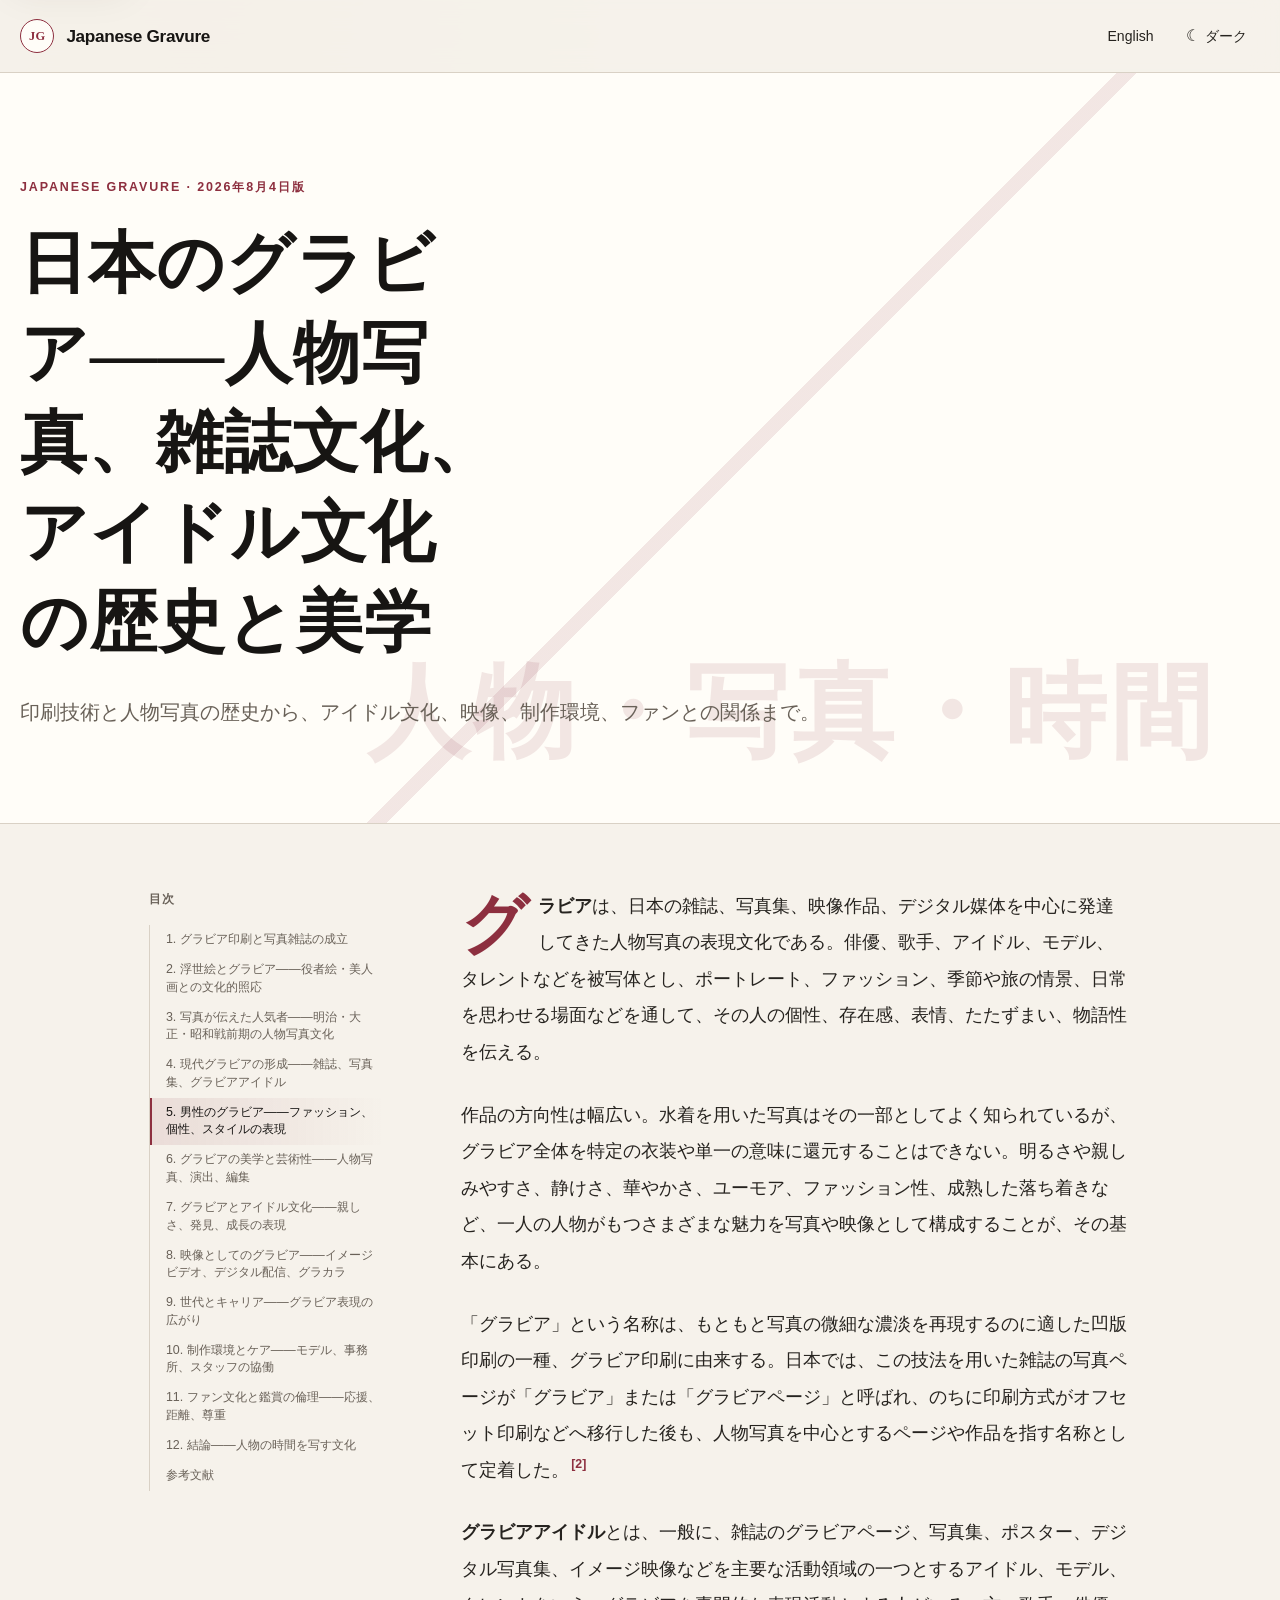
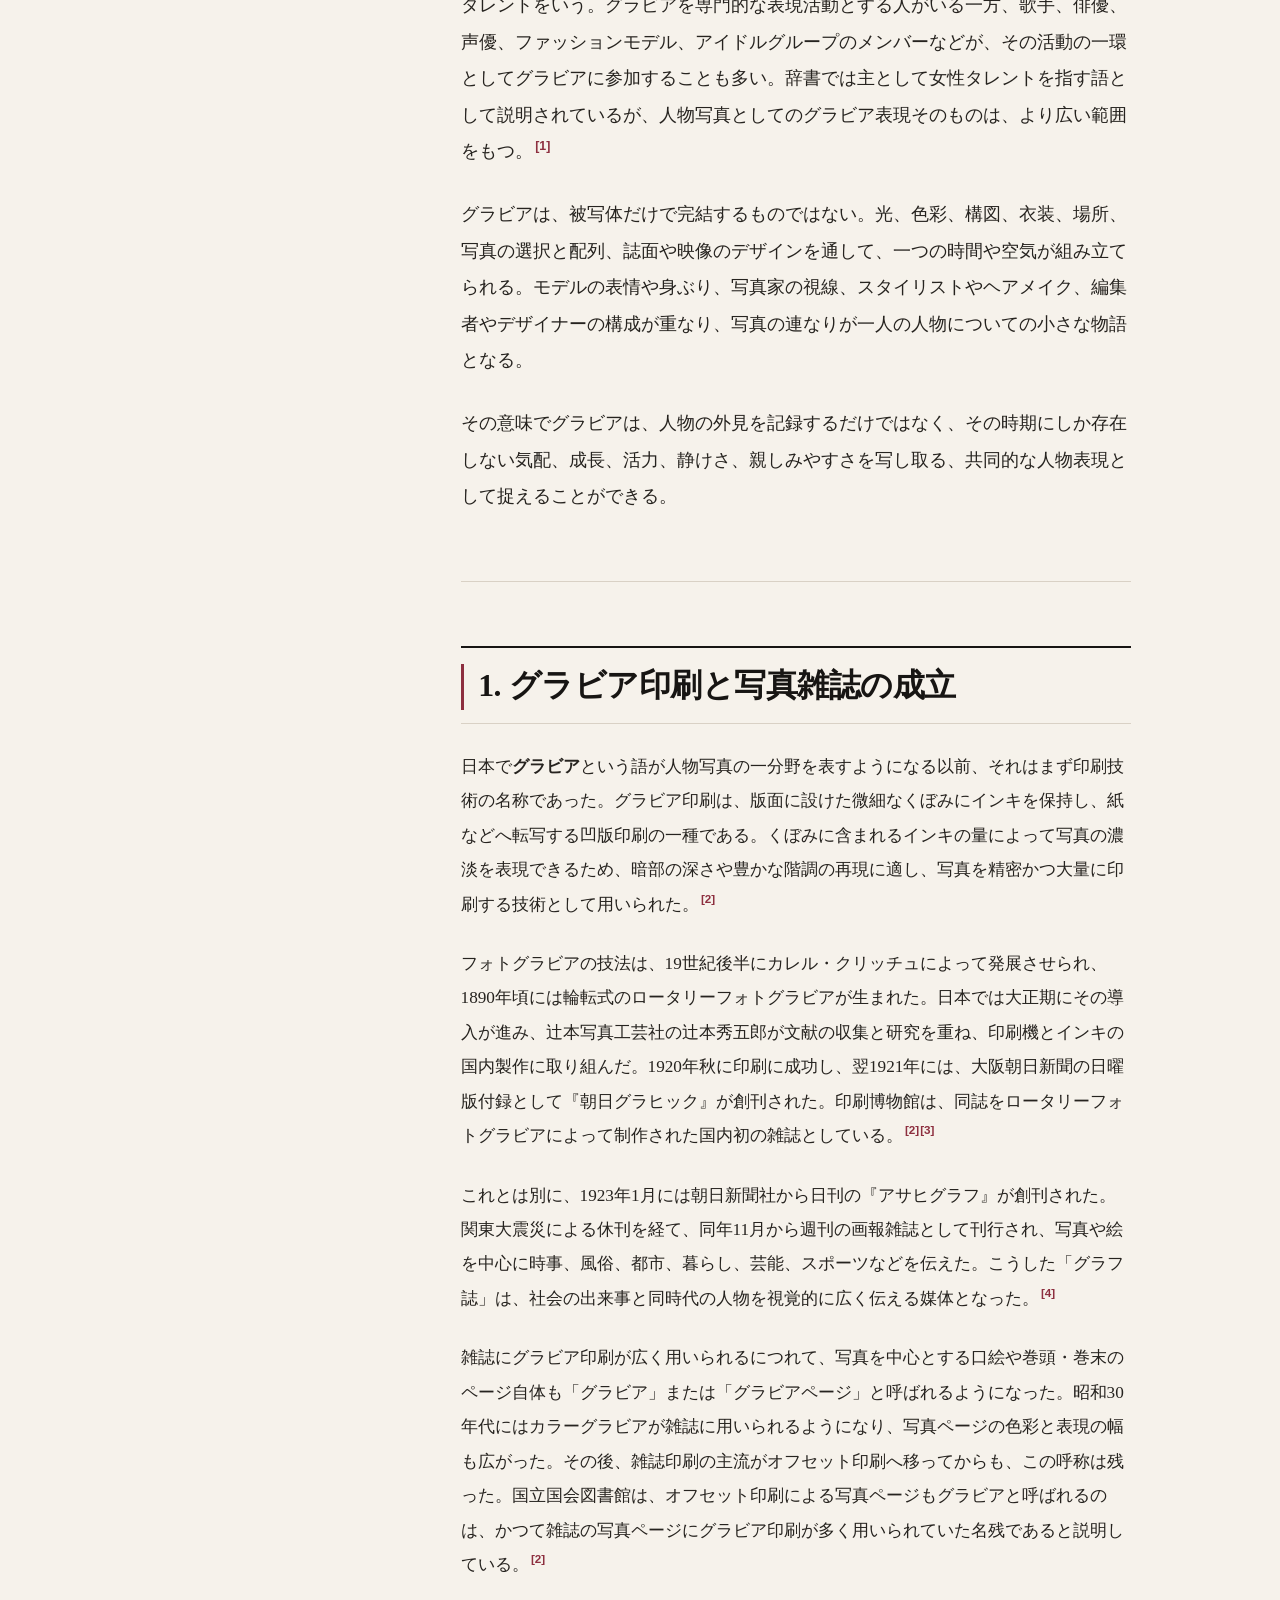
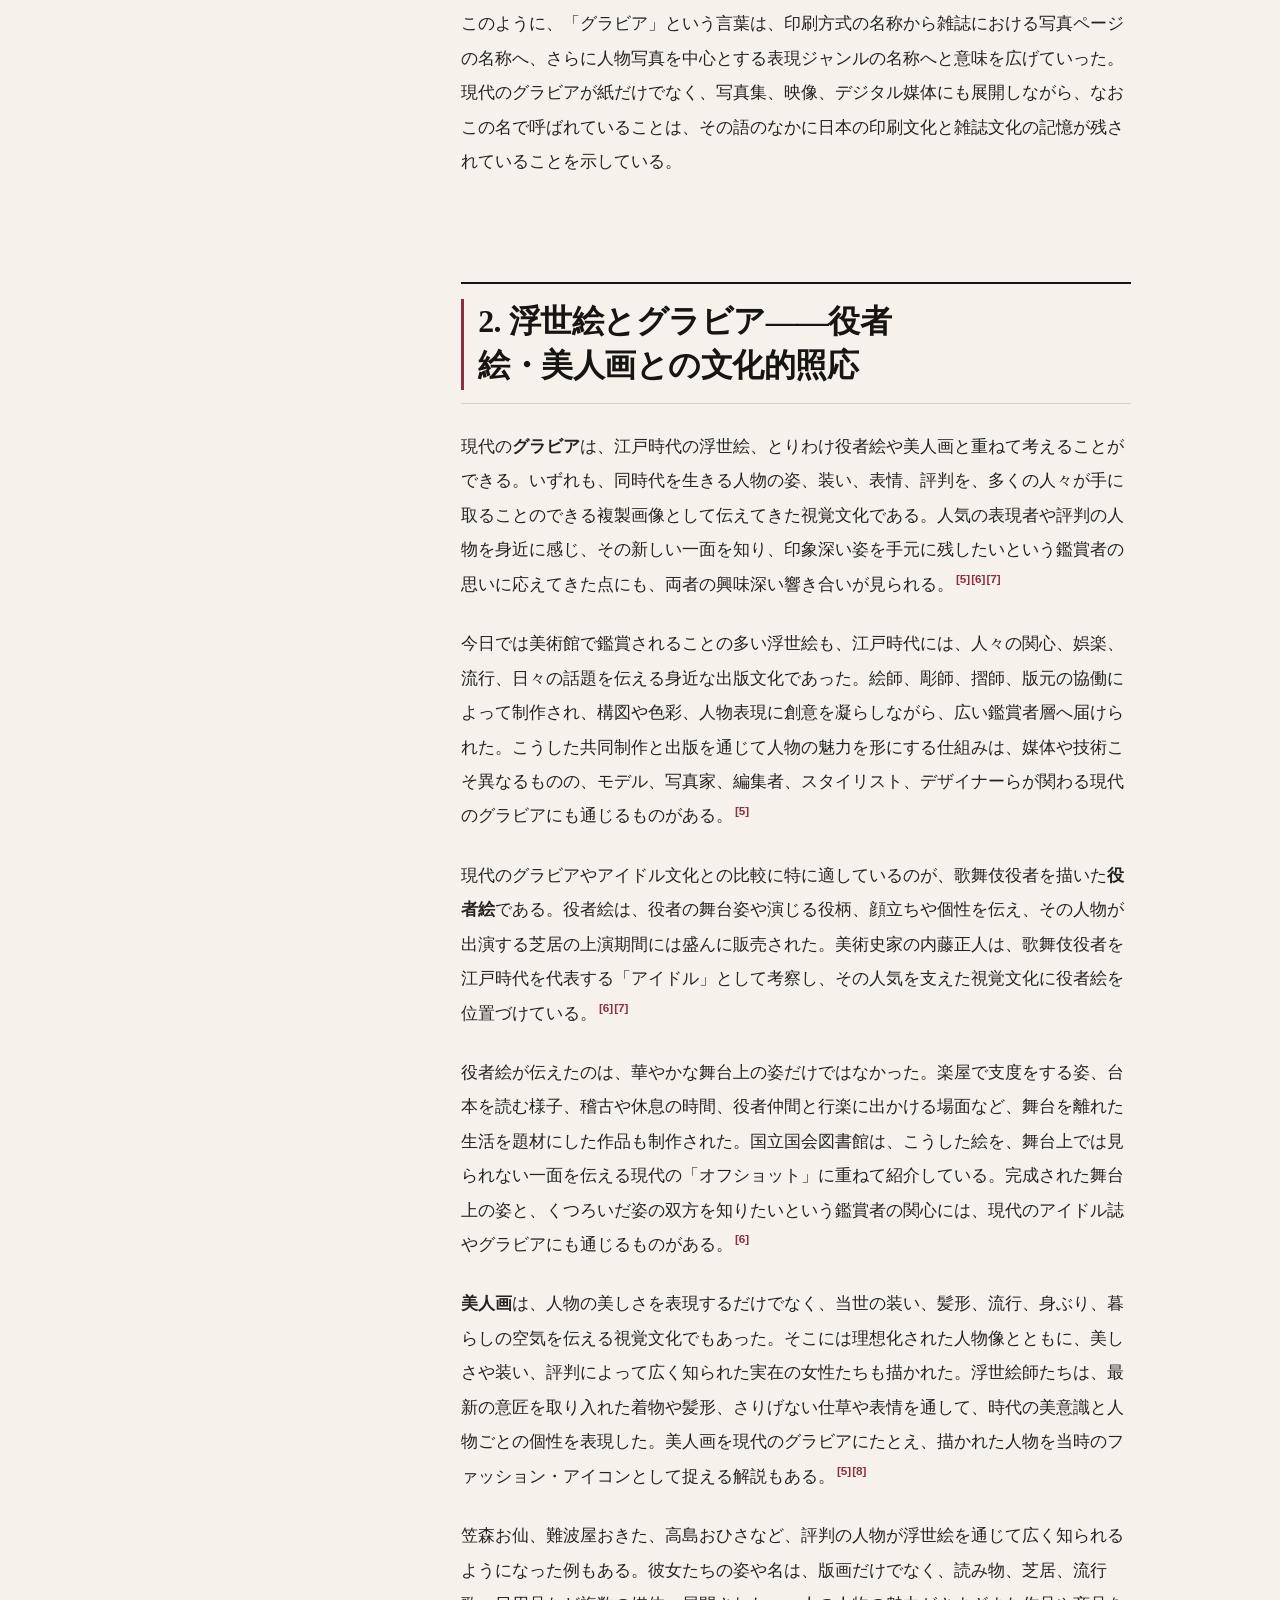
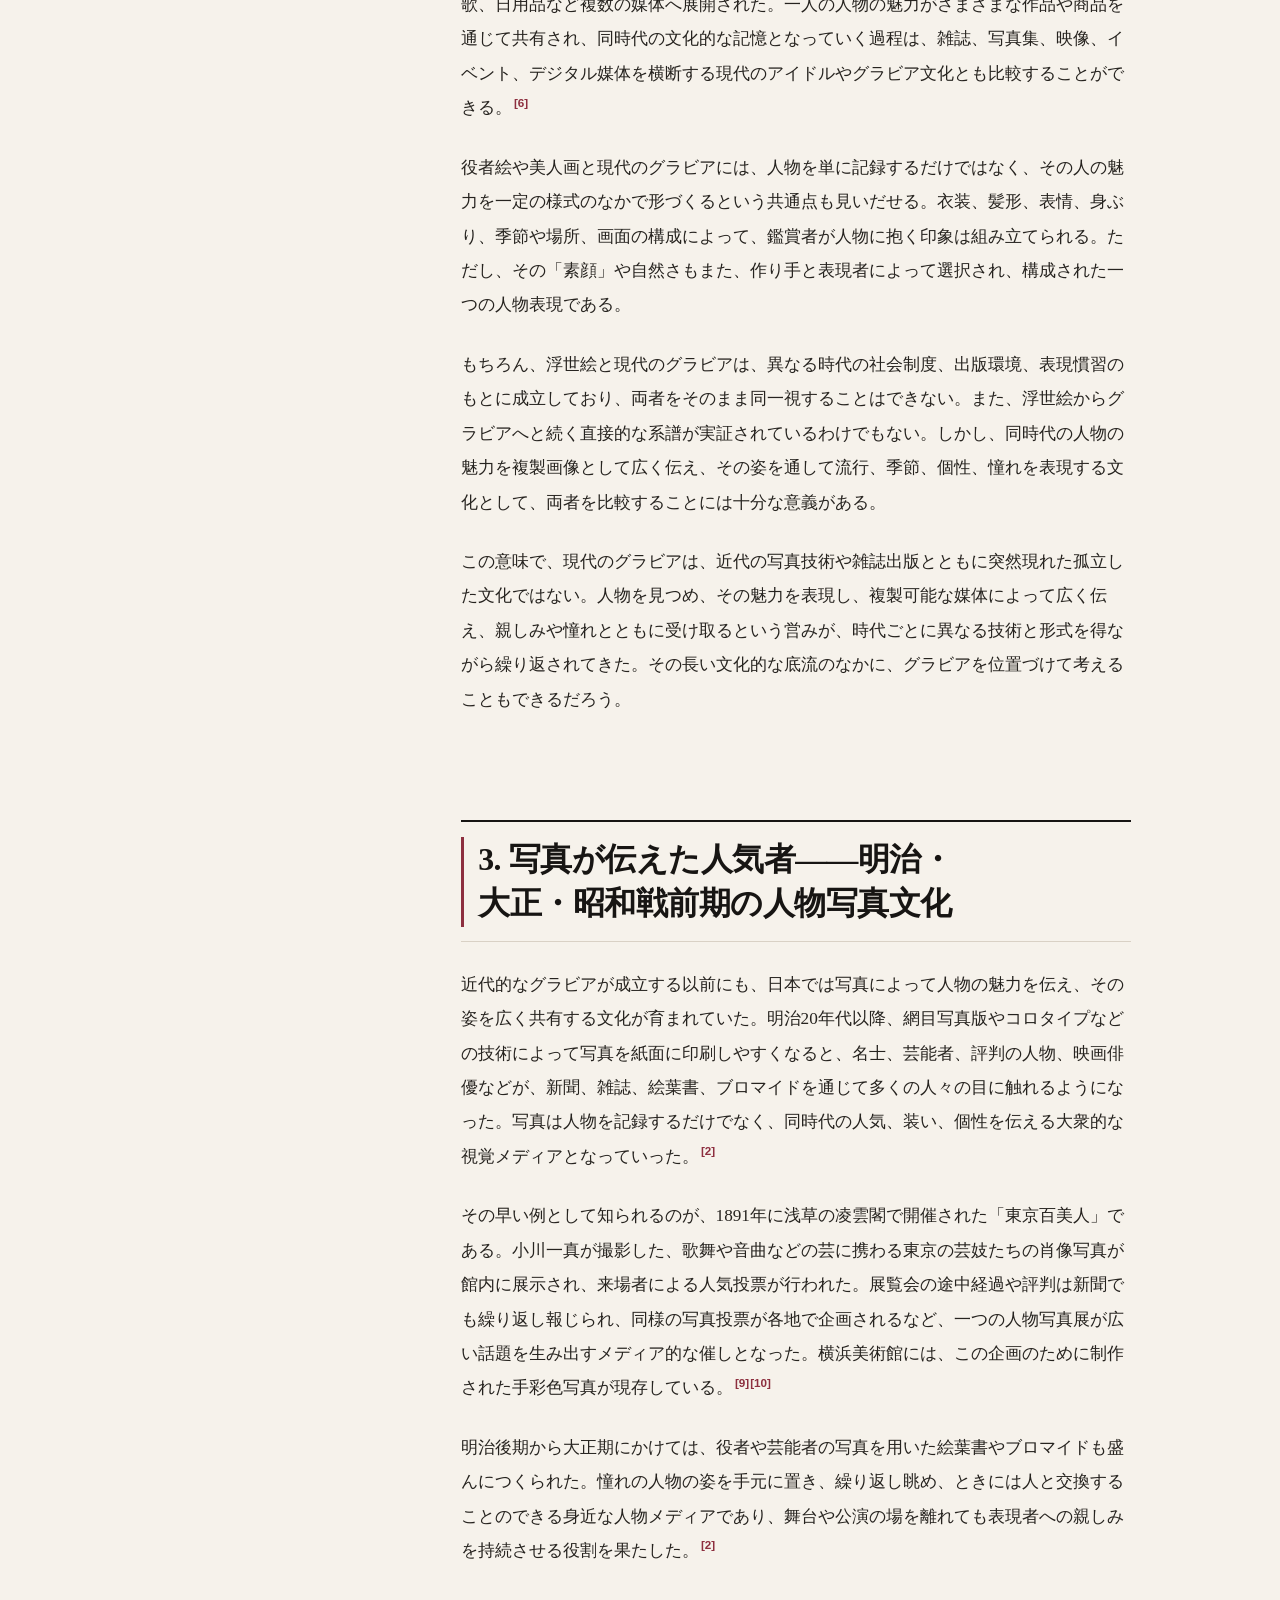
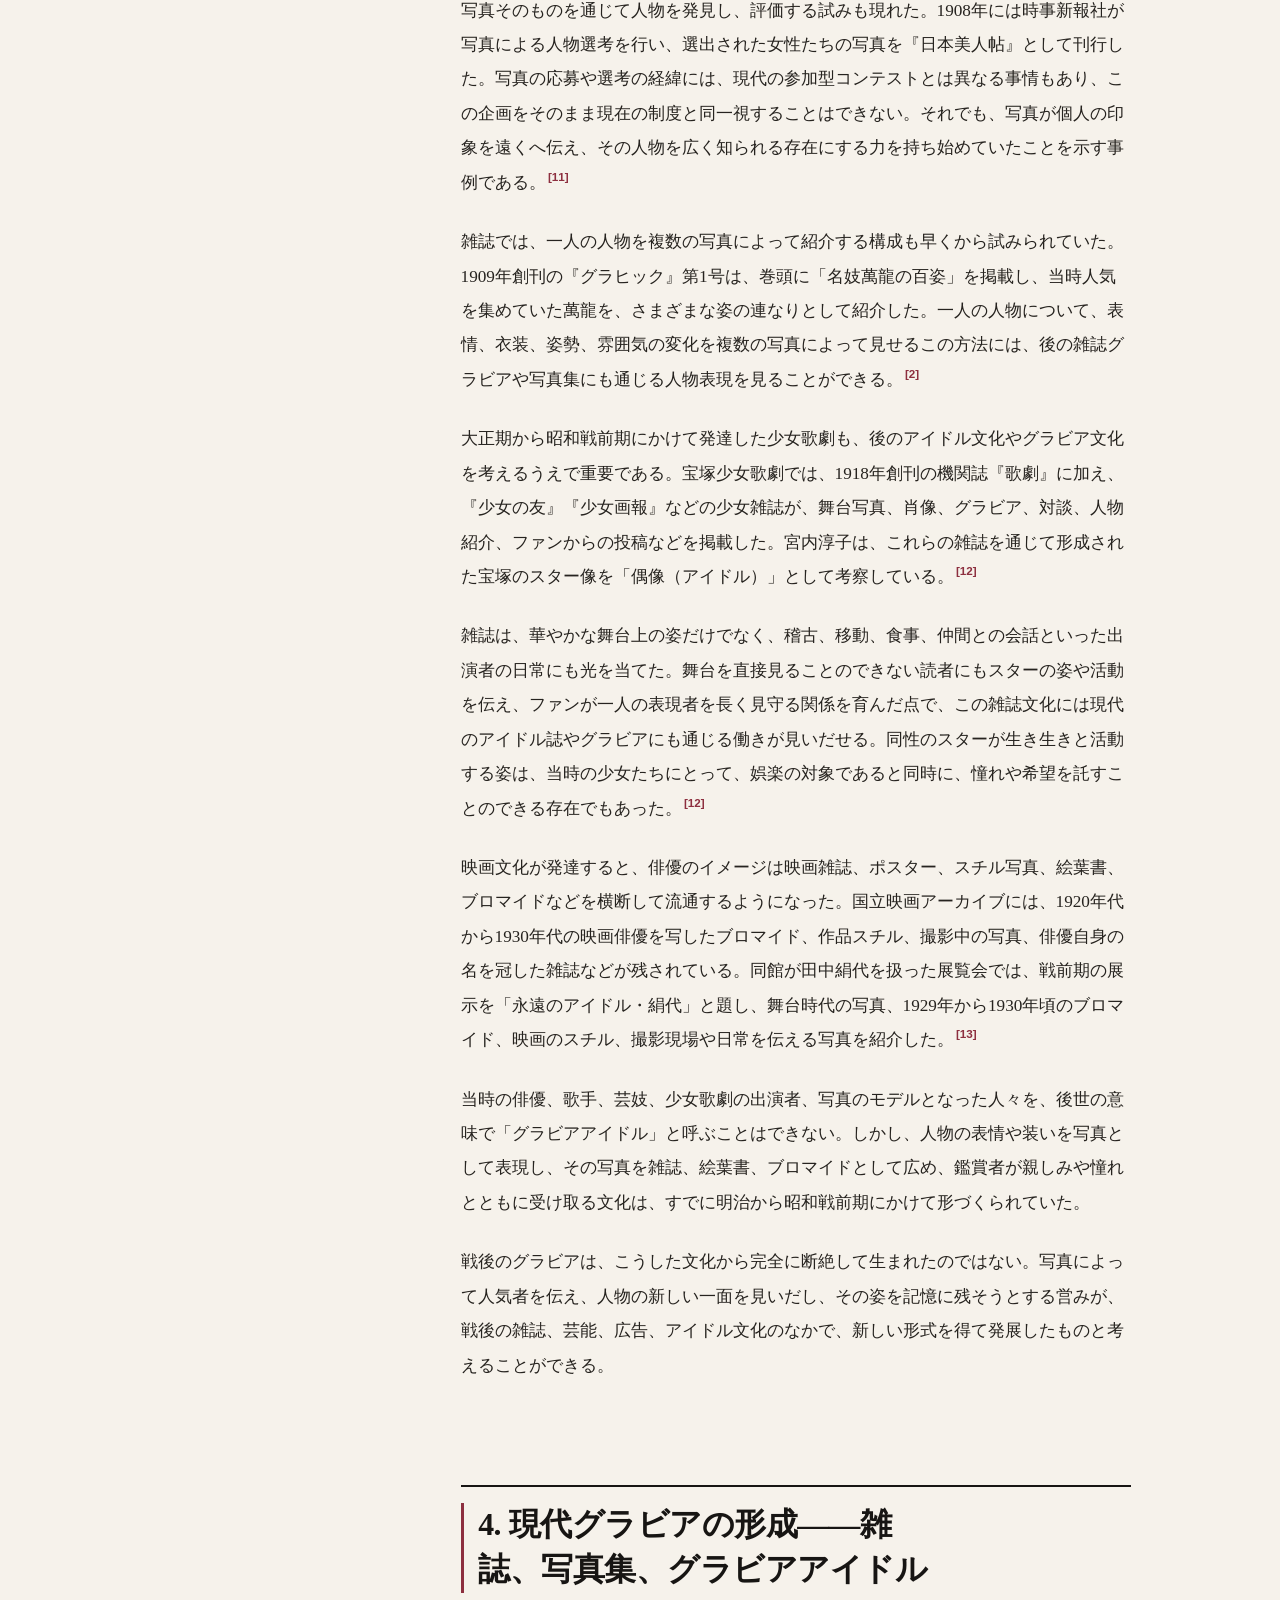
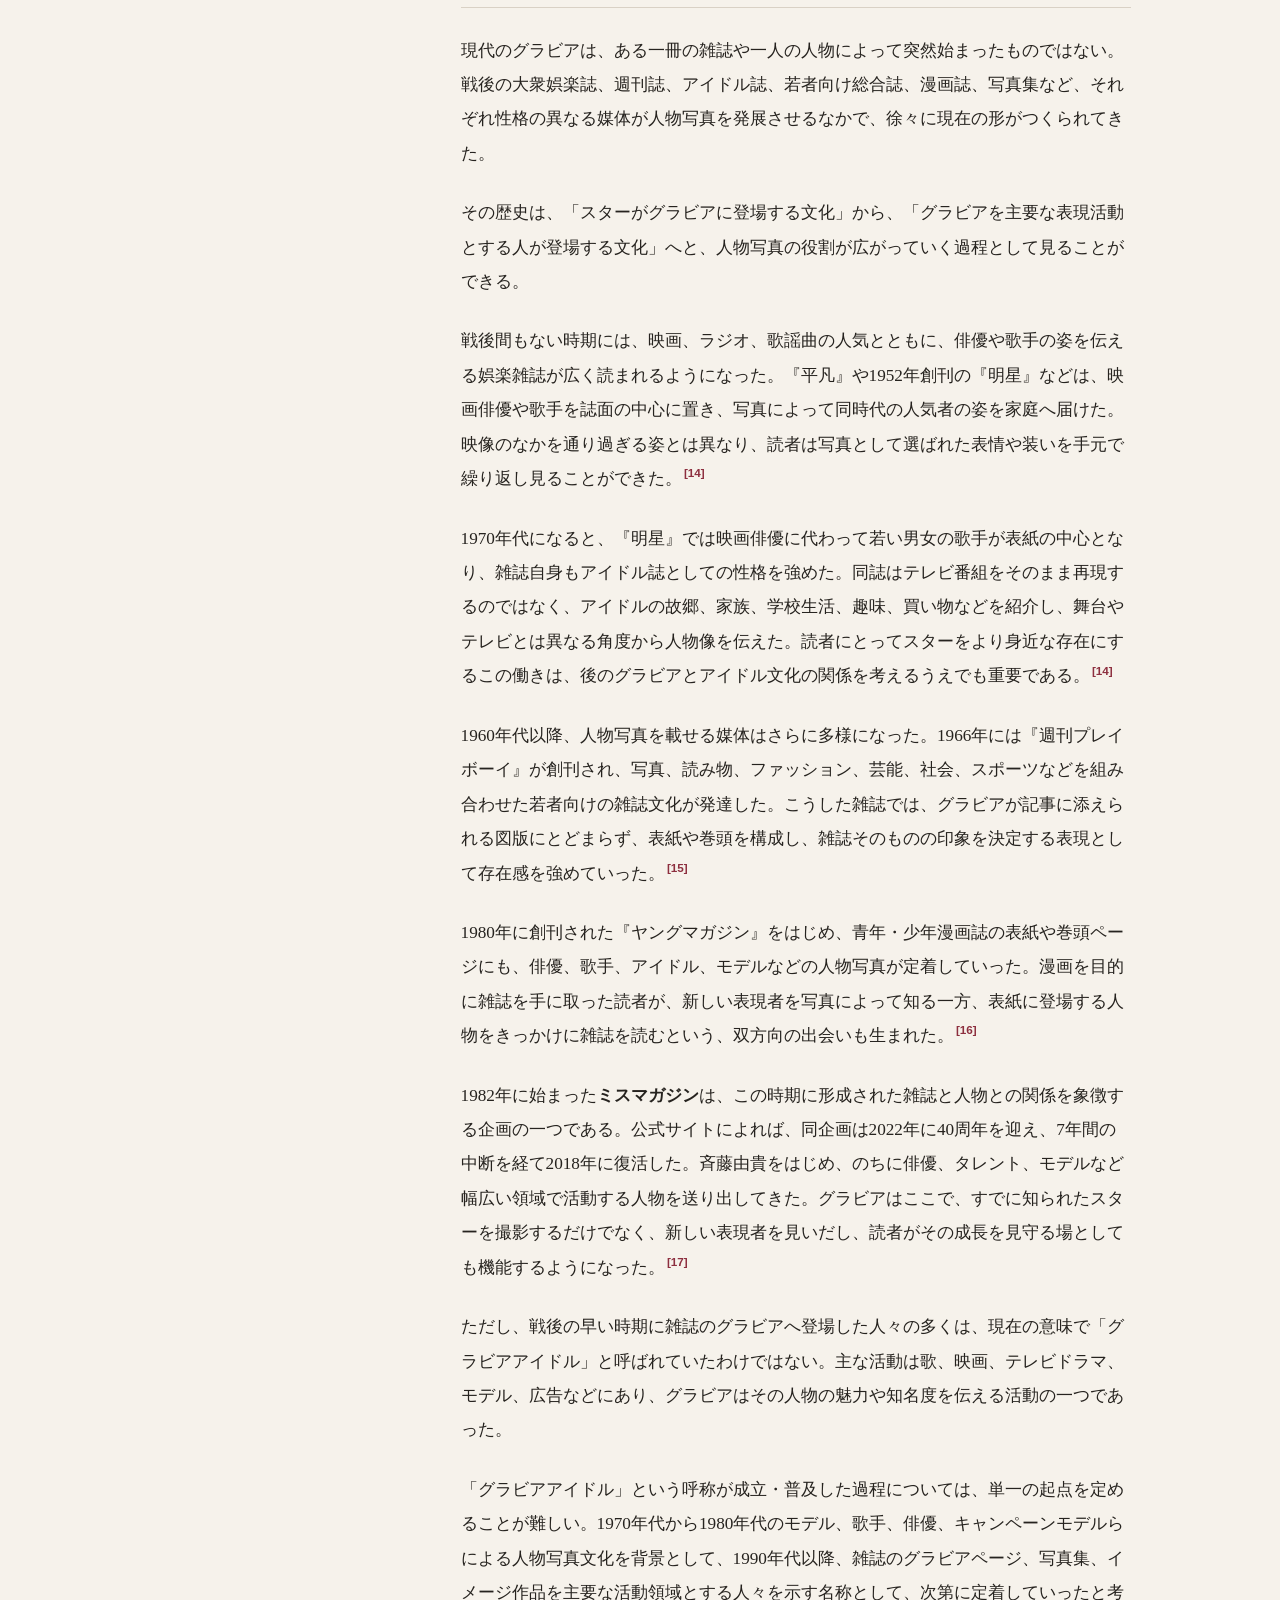
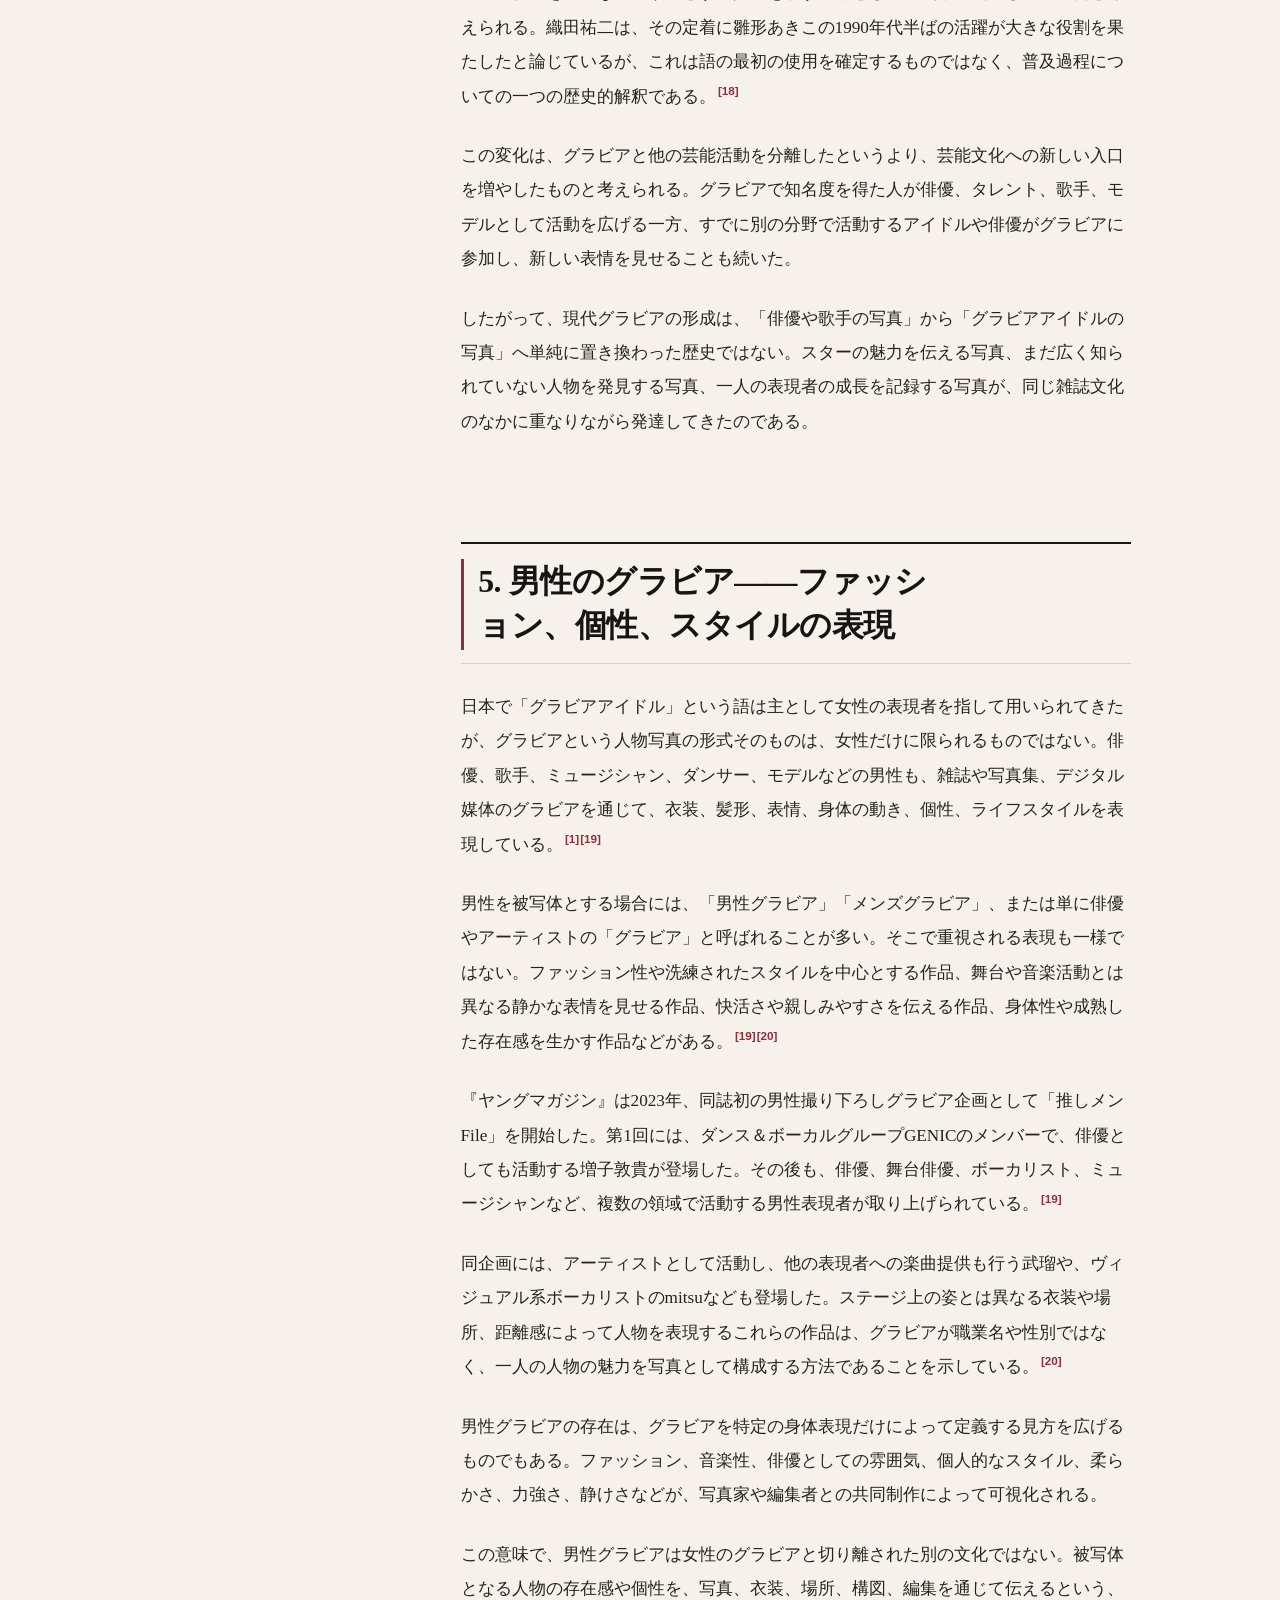
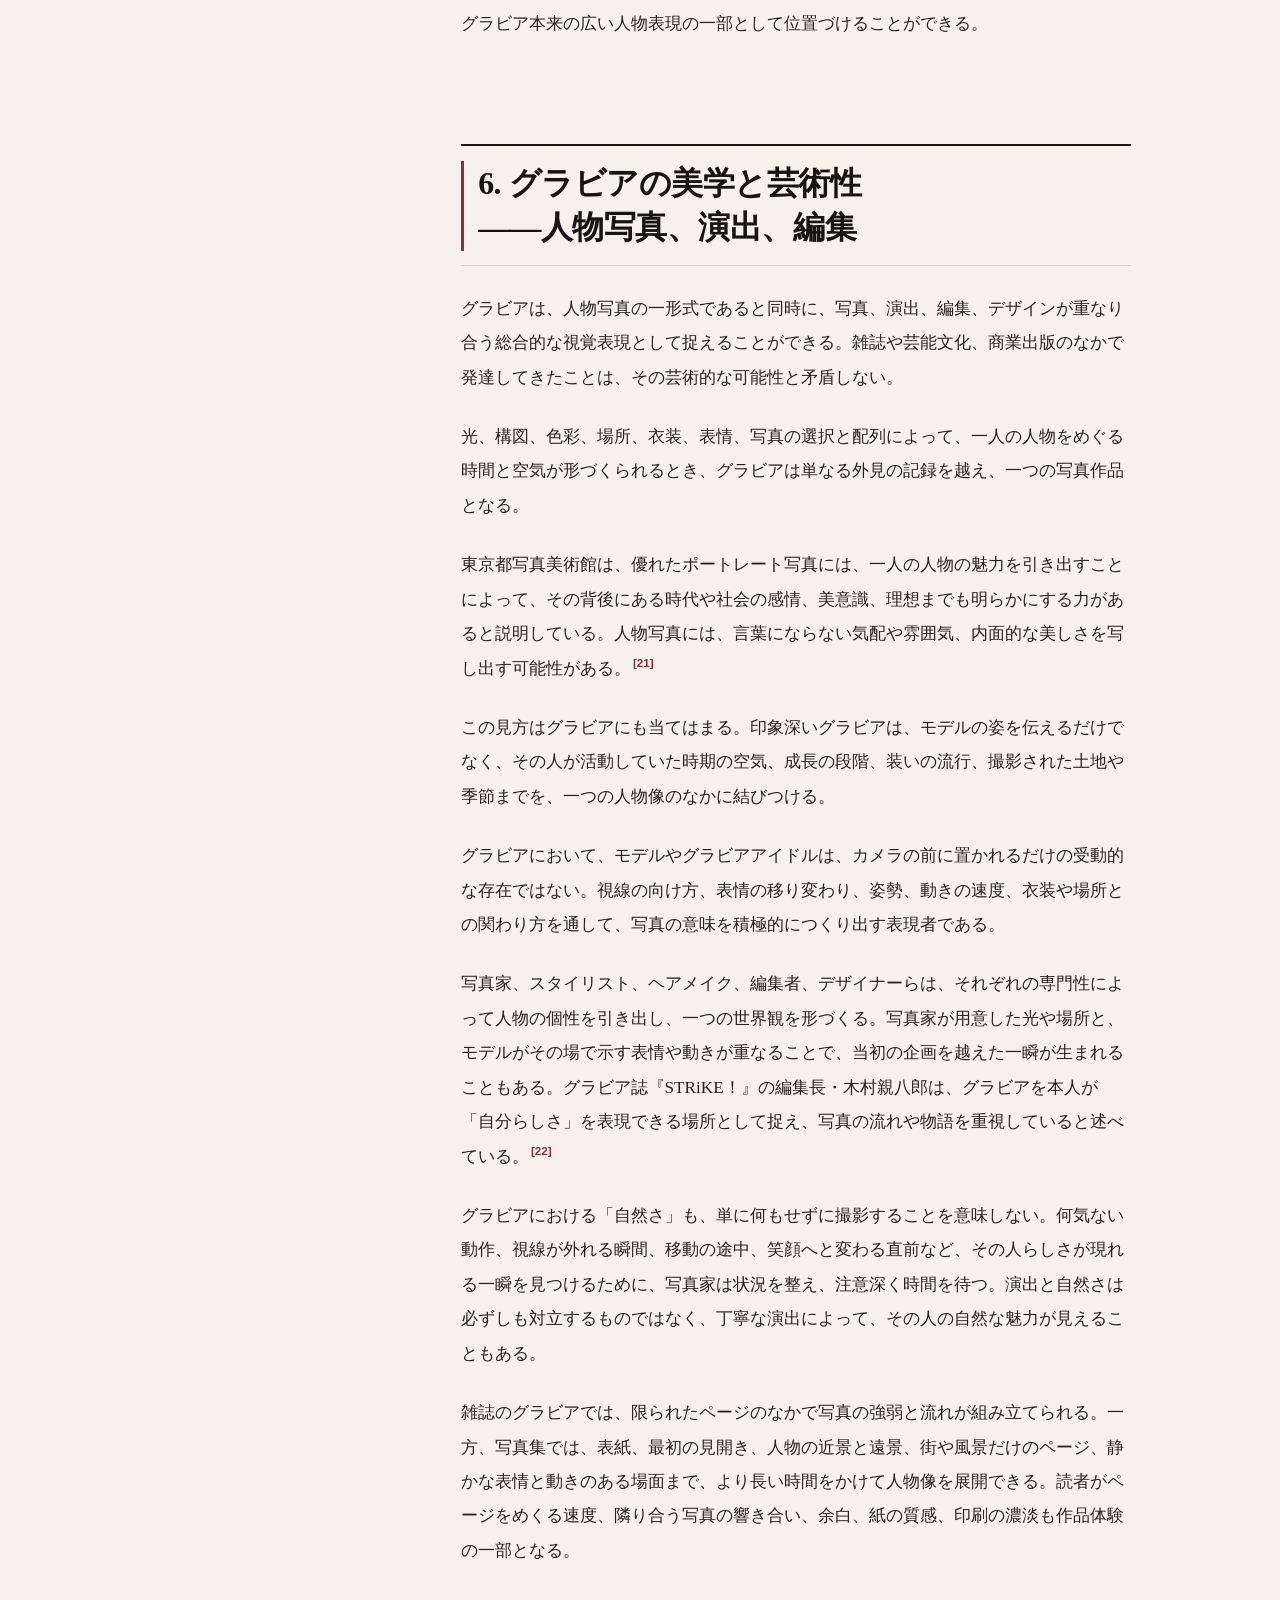
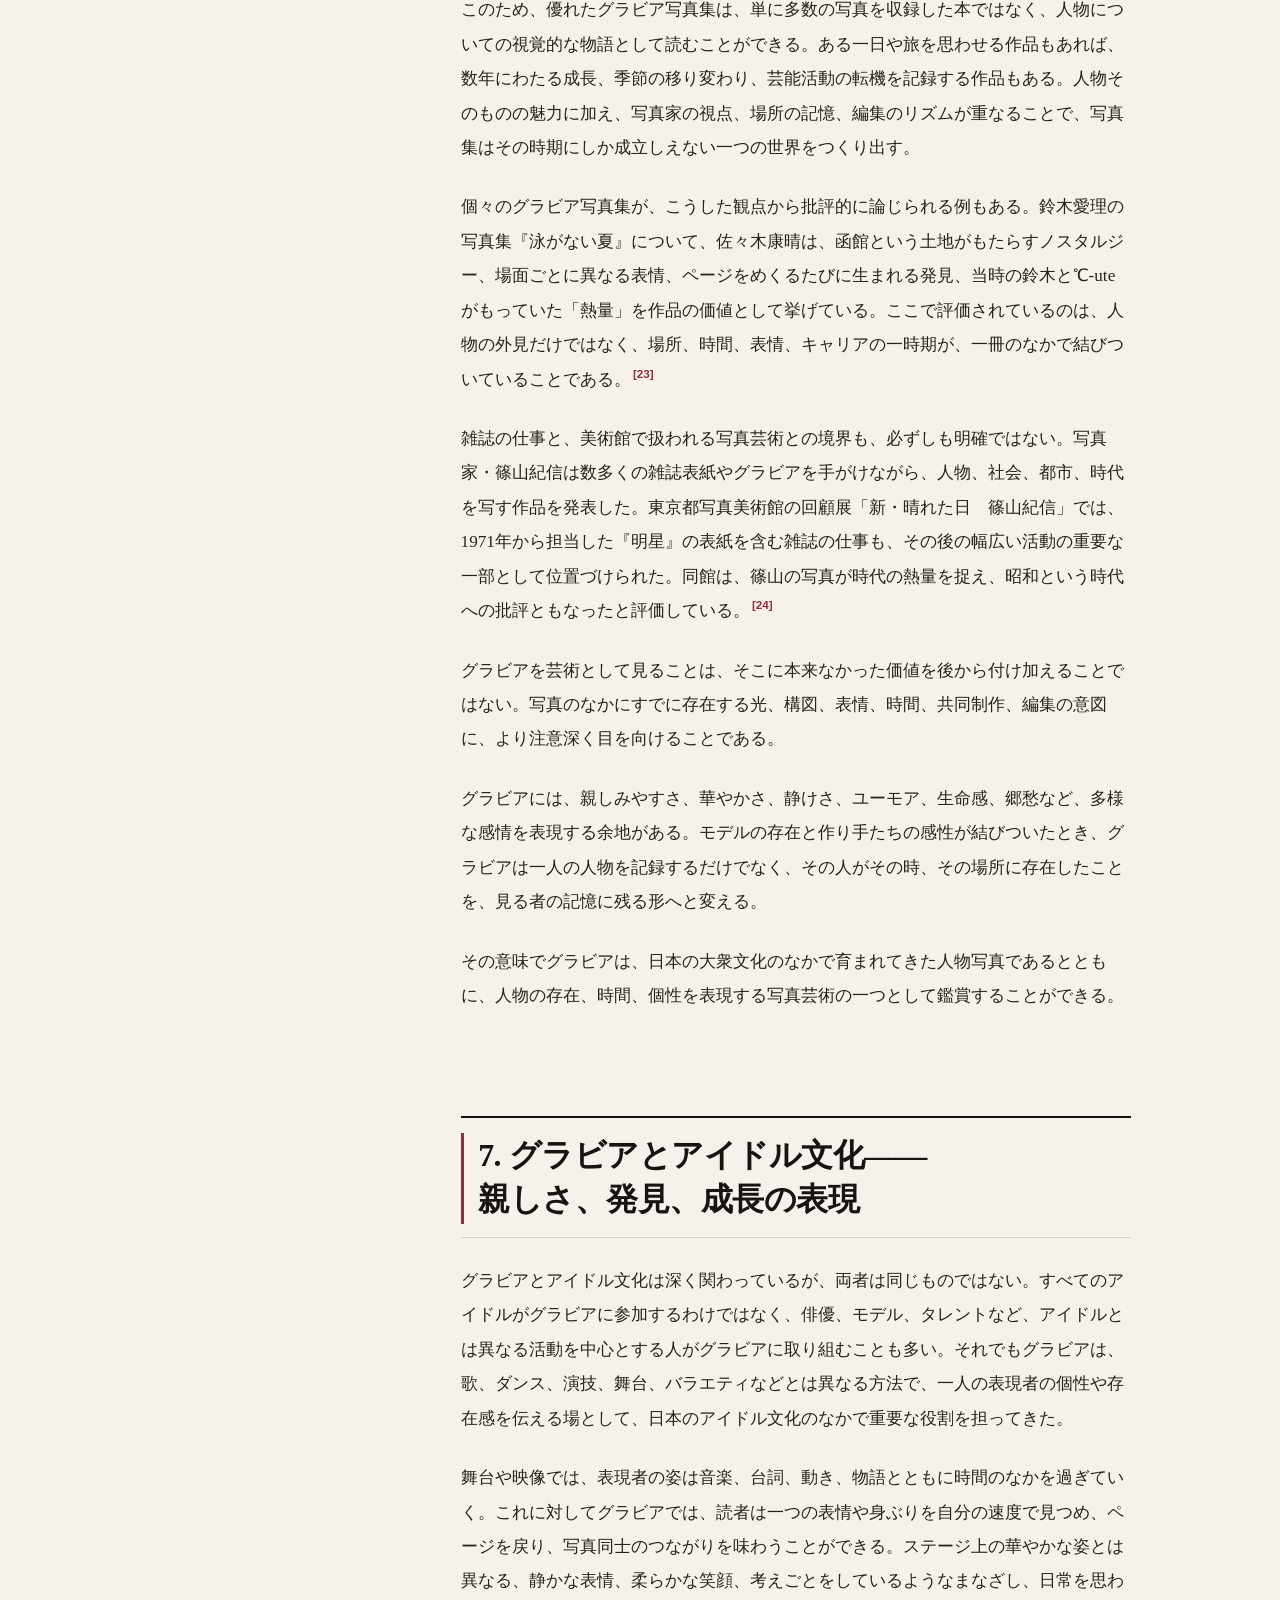
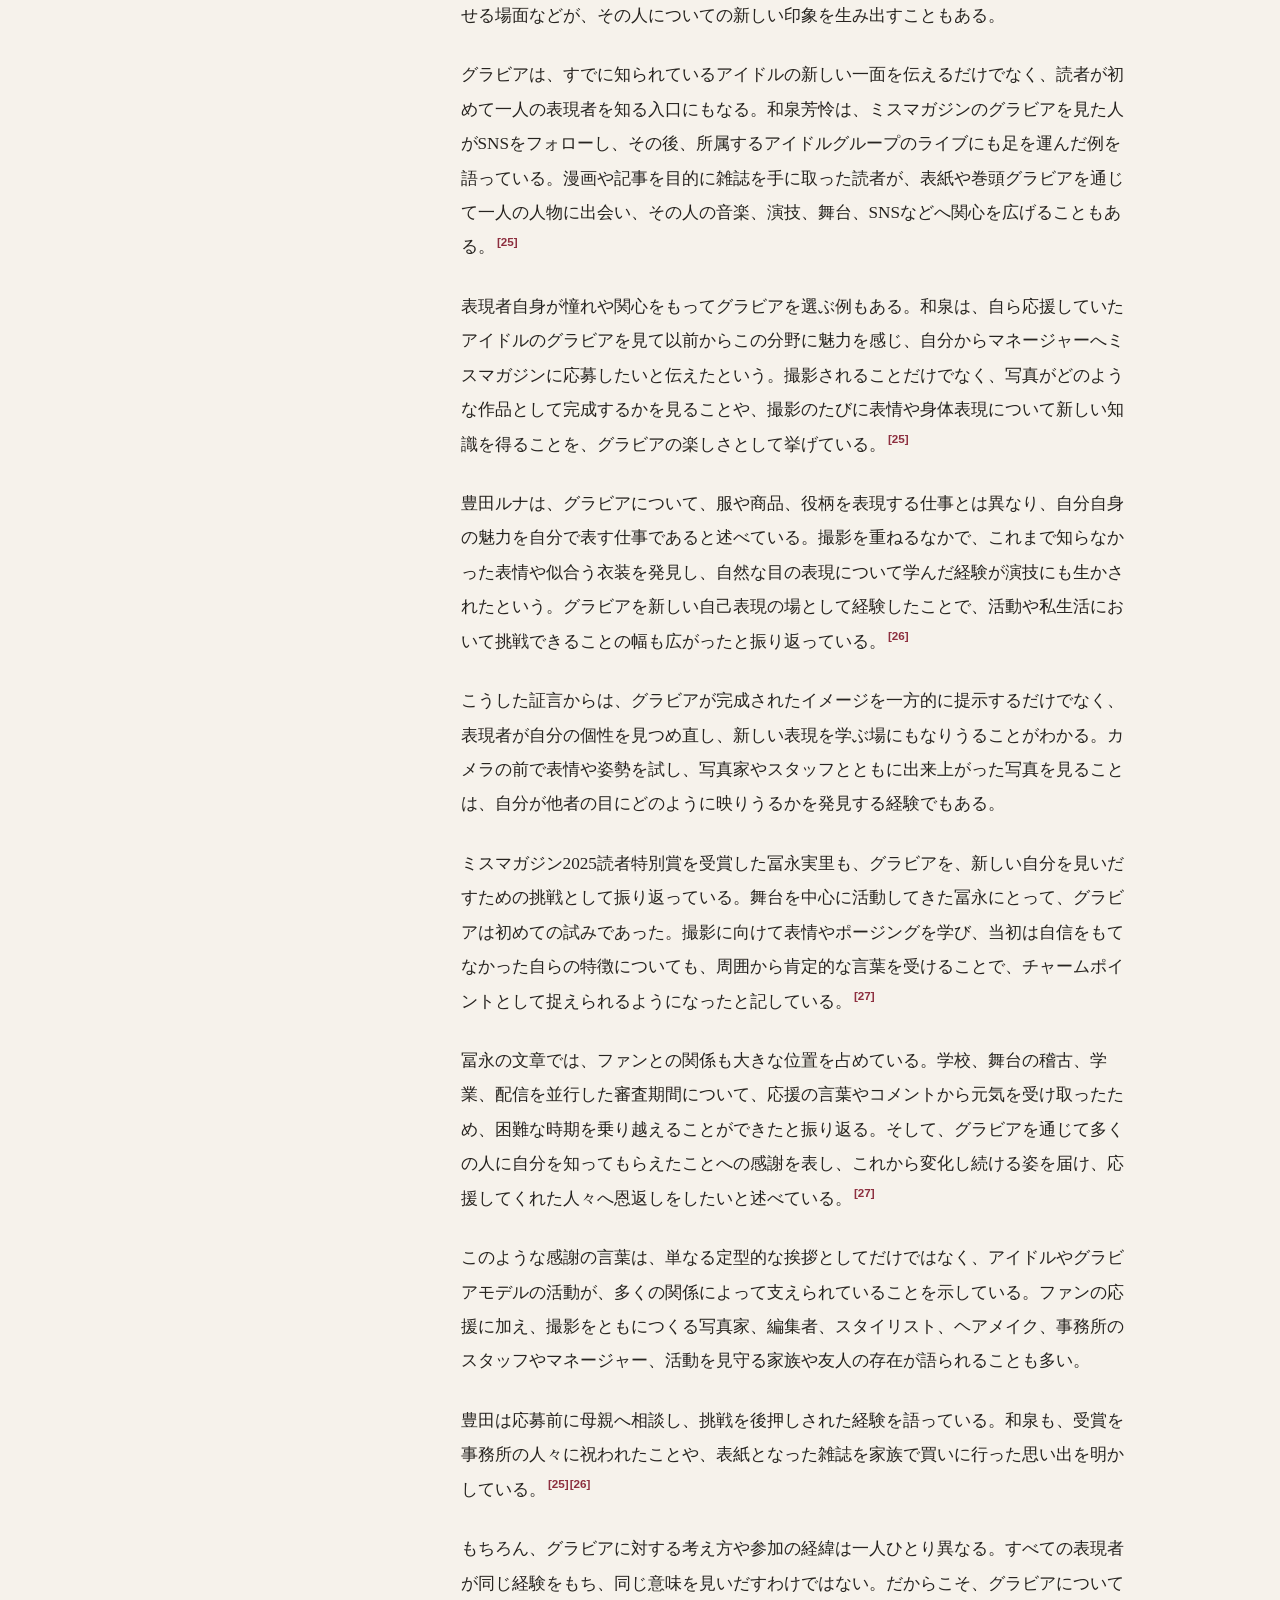
<file: index.html>
<!DOCTYPE html>

<html lang="ja">
<head>
<meta charset="utf-8"/>
<meta content="width=device-width, initial-scale=1" name="viewport"/>
<title>日本のグラビア――人物写真、雑誌文化、アイドル文化の歴史と美学 | Japanese Gravure</title>
<meta content="日本のグラビアを、人物写真、雑誌文化、アイドル文化、映像、制作、ファン文化の歴史と美学から考察する。" name="description"/>
<meta content="#8d2f3f" name="theme-color"/>
<link href="https://japanese-gravure.github.io/" rel="canonical"/>
<link href="https://japanese-gravure.github.io/" hreflang="ja" rel="alternate"/>
<link href="https://japanese-gravure.github.io/en/" hreflang="en" rel="alternate"/>
<link href="https://japanese-gravure.github.io/" hreflang="x-default" rel="alternate"/>
<meta content="article" property="og:type"/>
<meta content="Japanese Gravure" property="og:site_name"/>
<meta content="日本のグラビア――人物写真、雑誌文化、アイドル文化の歴史と美学" property="og:title"/>
<meta content="日本のグラビアを、人物写真、雑誌文化、アイドル文化、映像、制作、ファン文化の歴史と美学から考察する。" property="og:description"/>
<meta content="https://japanese-gravure.github.io/" property="og:url"/>
<meta content="summary" name="twitter:card"/>
<link href="/assets/favicon.svg" rel="icon" type="image/svg+xml"/>
<link href="/assets/style.css" rel="stylesheet"/>
<script defer="" src="/assets/script.js"></script>
</head>
<body>
<a class="skip-link" href="#article">本文へ移動</a>
<div aria-hidden="true" class="reading-progress" data-reading-progress=""></div>
<header class="site-header">
<div class="header-inner">
<a aria-label="Japanese Gravure" class="site-mark" href="/">
<span aria-hidden="true" class="mark-symbol">JG</span>
<span class="site-name">Japanese Gravure</span>
</a>
<nav aria-label="Site controls" class="header-actions">
<a class="header-link" href="/en/" lang="en">English</a>
<button aria-label="ダークテーマに切り替える" aria-pressed="false" class="icon-button" data-label-dark="ダークテーマに切り替える" data-label-light="ライトテーマに切り替える" data-text-dark="ダーク" data-text-light="ライト" data-theme-toggle="" type="button">
<span aria-hidden="true" class="theme-icon">☾</span>
<span class="theme-label">ダーク</span>
</button>
</nav>
</div>
</header>
<main>
<header class="hero">
<div class="hero-inner">
<p class="eyebrow">Japanese Gravure · 2026年8月4日版</p>
<h1>日本のグラビア――人物写真、雑誌文化、アイドル文化の歴史と美学</h1>
<p class="hero-subtitle">印刷技術と人物写真の歴史から、アイドル文化、映像、制作環境、ファンとの関係まで。</p>
</div>
</header>
<div class="page-grid">
<aside aria-label="目次" class="desktop-toc">
<p class="toc-label">目次</p>
<ol>
<li><a href="#printing">1. グラビア印刷と写真雑誌の成立</a></li>
<li><a href="#ukiyoe">2. 浮世絵とグラビア――役者絵・美人画との文化的照応</a></li>
<li><a href="#prewar">3. 写真が伝えた人気者――明治・大正・昭和戦前期の人物写真文化</a></li>
<li><a href="#modern">4. 現代グラビアの形成――雑誌、写真集、グラビアアイドル</a></li>
<li><a href="#male-gravure">5. 男性のグラビア――ファッション、個性、スタイルの表現</a></li>
<li><a href="#aesthetics">6. グラビアの美学と芸術性――人物写真、演出、編集</a></li>
<li><a href="#idol-culture">7. グラビアとアイドル文化――親しさ、発見、成長の表現</a></li>
<li><a href="#moving-image">8. 映像としてのグラビア――イメージビデオ、デジタル配信、グラカラ</a></li>
<li><a href="#careers">9. 世代とキャリア――グラビア表現の広がり</a></li>
<li><a href="#production-care">10. 制作環境とケア――モデル、事務所、スタッフの協働</a></li>
<li><a href="#fan-culture">11. ファン文化と鑑賞の倫理――応援、距離、尊重</a></li>
<li><a href="#conclusion">12. 結論――人物の時間を写す文化</a></li>
<li><a href="#references">参考文献</a></li>
</ol>
</aside>
<article class="article-column" id="article">
<details class="mobile-toc">
<summary>目次</summary>
<ol>
<li><a href="#printing">1. グラビア印刷と写真雑誌の成立</a></li>
<li><a href="#ukiyoe">2. 浮世絵とグラビア――役者絵・美人画との文化的照応</a></li>
<li><a href="#prewar">3. 写真が伝えた人気者――明治・大正・昭和戦前期の人物写真文化</a></li>
<li><a href="#modern">4. 現代グラビアの形成――雑誌、写真集、グラビアアイドル</a></li>
<li><a href="#male-gravure">5. 男性のグラビア――ファッション、個性、スタイルの表現</a></li>
<li><a href="#aesthetics">6. グラビアの美学と芸術性――人物写真、演出、編集</a></li>
<li><a href="#idol-culture">7. グラビアとアイドル文化――親しさ、発見、成長の表現</a></li>
<li><a href="#moving-image">8. 映像としてのグラビア――イメージビデオ、デジタル配信、グラカラ</a></li>
<li><a href="#careers">9. 世代とキャリア――グラビア表現の広がり</a></li>
<li><a href="#production-care">10. 制作環境とケア――モデル、事務所、スタッフの協働</a></li>
<li><a href="#fan-culture">11. ファン文化と鑑賞の倫理――応援、距離、尊重</a></li>
<li><a href="#conclusion">12. 結論――人物の時間を写す文化</a></li>
<li><a href="#references">参考文献</a></li>
</ol>
</details>
<div class="article-intro">
<p><strong>グラビア</strong>は、日本の雑誌、写真集、映像作品、デジタル媒体を中心に発達してきた人物写真の表現文化である。俳優、歌手、アイドル、モデル、タレントなどを被写体とし、ポートレート、ファッション、季節や旅の情景、日常を思わせる場面などを通して、その人の個性、存在感、表情、たたずまい、物語性を伝える。</p>
<p>作品の方向性は幅広い。水着を用いた写真はその一部としてよく知られているが、グラビア全体を特定の衣装や単一の意味に還元することはできない。明るさや親しみやすさ、静けさ、華やかさ、ユーモア、ファッション性、成熟した落ち着きなど、一人の人物がもつさまざまな魅力を写真や映像として構成することが、その基本にある。</p>
<p>「グラビア」という名称は、もともと写真の微細な濃淡を再現するのに適した凹版印刷の一種、グラビア印刷に由来する。日本では、この技法を用いた雑誌の写真ページが「グラビア」または「グラビアページ」と呼ばれ、のちに印刷方式がオフセット印刷などへ移行した後も、人物写真を中心とするページや作品を指す名称として定着した。<sup class="citations"><a aria-label="Reference 2" class="citation" href="#ref-2" id="cite-2-1">[2]</a></sup></p>
<p><strong>グラビアアイドル</strong>とは、一般に、雑誌のグラビアページ、写真集、ポスター、デジタル写真集、イメージ映像などを主要な活動領域の一つとするアイドル、モデル、タレントをいう。グラビアを専門的な表現活動とする人がいる一方、歌手、俳優、声優、ファッションモデル、アイドルグループのメンバーなどが、その活動の一環としてグラビアに参加することも多い。辞書では主として女性タレントを指す語として説明されているが、人物写真としてのグラビア表現そのものは、より広い範囲をもつ。<sup class="citations"><a aria-label="Reference 1" class="citation" href="#ref-1" id="cite-1-1">[1]</a></sup></p>
<p>グラビアは、被写体だけで完結するものではない。光、色彩、構図、衣装、場所、写真の選択と配列、誌面や映像のデザインを通して、一つの時間や空気が組み立てられる。モデルの表情や身ぶり、写真家の視線、スタイリストやヘアメイク、編集者やデザイナーの構成が重なり、写真の連なりが一人の人物についての小さな物語となる。</p>
<p>その意味でグラビアは、人物の外見を記録するだけではなく、その時期にしか存在しない気配、成長、活力、静けさ、親しみやすさを写し取る、共同的な人物表現として捉えることができる。</p>
</div>
<section aria-labelledby="printing" class="article-section">
<h2 id="printing">1. グラビア印刷と写真雑誌の成立<a aria-label="Link to this section" class="heading-anchor" href="#printing">#</a></h2>
<p>日本で<strong>グラビア</strong>という語が人物写真の一分野を表すようになる以前、それはまず印刷技術の名称であった。グラビア印刷は、版面に設けた微細なくぼみにインキを保持し、紙などへ転写する凹版印刷の一種である。くぼみに含まれるインキの量によって写真の濃淡を表現できるため、暗部の深さや豊かな階調の再現に適し、写真を精密かつ大量に印刷する技術として用いられた。<sup class="citations"><a aria-label="Reference 2" class="citation" href="#ref-2" id="cite-2-2">[2]</a></sup></p>
<p>フォトグラビアの技法は、19世紀後半にカレル・クリッチュによって発展させられ、1890年頃には輪転式のロータリーフォトグラビアが生まれた。日本では大正期にその導入が進み、辻本写真工芸社の辻本秀五郎が文献の収集と研究を重ね、印刷機とインキの国内製作に取り組んだ。1920年秋に印刷に成功し、翌1921年には、大阪朝日新聞の日曜版付録として『朝日グラヒック』が創刊された。印刷博物館は、同誌をロータリーフォトグラビアによって制作された国内初の雑誌としている。<sup class="citations"><a aria-label="Reference 2" class="citation" href="#ref-2" id="cite-2-3">[2]</a><a aria-label="Reference 3" class="citation" href="#ref-3" id="cite-3-1">[3]</a></sup></p>
<p>これとは別に、1923年1月には朝日新聞社から日刊の『アサヒグラフ』が創刊された。関東大震災による休刊を経て、同年11月から週刊の画報雑誌として刊行され、写真や絵を中心に時事、風俗、都市、暮らし、芸能、スポーツなどを伝えた。こうした「グラフ誌」は、社会の出来事と同時代の人物を視覚的に広く伝える媒体となった。<sup class="citations"><a aria-label="Reference 4" class="citation" href="#ref-4" id="cite-4-1">[4]</a></sup></p>
<p>雑誌にグラビア印刷が広く用いられるにつれて、写真を中心とする口絵や巻頭・巻末のページ自体も「グラビア」または「グラビアページ」と呼ばれるようになった。昭和30年代にはカラーグラビアが雑誌に用いられるようになり、写真ページの色彩と表現の幅も広がった。その後、雑誌印刷の主流がオフセット印刷へ移ってからも、この呼称は残った。国立国会図書館は、オフセット印刷による写真ページもグラビアと呼ばれるのは、かつて雑誌の写真ページにグラビア印刷が多く用いられていた名残であると説明している。<sup class="citations"><a aria-label="Reference 2" class="citation" href="#ref-2" id="cite-2-4">[2]</a></sup></p>
<p>このように、「グラビア」という言葉は、印刷方式の名称から雑誌における写真ページの名称へ、さらに人物写真を中心とする表現ジャンルの名称へと意味を広げていった。現代のグラビアが紙だけでなく、写真集、映像、デジタル媒体にも展開しながら、なおこの名で呼ばれていることは、その語のなかに日本の印刷文化と雑誌文化の記憶が残されていることを示している。</p>
</section>
<section aria-labelledby="ukiyoe" class="article-section">
<h2 id="ukiyoe">2. 浮世絵とグラビア――役者絵・美人画との文化的照応<a aria-label="Link to this section" class="heading-anchor" href="#ukiyoe">#</a></h2>
<p>現代の<strong>グラビア</strong>は、江戸時代の浮世絵、とりわけ役者絵や美人画と重ねて考えることができる。いずれも、同時代を生きる人物の姿、装い、表情、評判を、多くの人々が手に取ることのできる複製画像として伝えてきた視覚文化である。人気の表現者や評判の人物を身近に感じ、その新しい一面を知り、印象深い姿を手元に残したいという鑑賞者の思いに応えてきた点にも、両者の興味深い響き合いが見られる。<sup class="citations"><a aria-label="Reference 5" class="citation" href="#ref-5" id="cite-5-1">[5]</a><a aria-label="Reference 6" class="citation" href="#ref-6" id="cite-6-1">[6]</a><a aria-label="Reference 7" class="citation" href="#ref-7" id="cite-7-1">[7]</a></sup></p>
<p>今日では美術館で鑑賞されることの多い浮世絵も、江戸時代には、人々の関心、娯楽、流行、日々の話題を伝える身近な出版文化であった。絵師、彫師、摺師、版元の協働によって制作され、構図や色彩、人物表現に創意を凝らしながら、広い鑑賞者層へ届けられた。こうした共同制作と出版を通じて人物の魅力を形にする仕組みは、媒体や技術こそ異なるものの、モデル、写真家、編集者、スタイリスト、デザイナーらが関わる現代のグラビアにも通じるものがある。<sup class="citations"><a aria-label="Reference 5" class="citation" href="#ref-5" id="cite-5-2">[5]</a></sup></p>
<p>現代のグラビアやアイドル文化との比較に特に適しているのが、歌舞伎役者を描いた<strong>役者絵</strong>である。役者絵は、役者の舞台姿や演じる役柄、顔立ちや個性を伝え、その人物が出演する芝居の上演期間には盛んに販売された。美術史家の内藤正人は、歌舞伎役者を江戸時代を代表する「アイドル」として考察し、その人気を支えた視覚文化に役者絵を位置づけている。<sup class="citations"><a aria-label="Reference 6" class="citation" href="#ref-6" id="cite-6-2">[6]</a><a aria-label="Reference 7" class="citation" href="#ref-7" id="cite-7-2">[7]</a></sup></p>
<p>役者絵が伝えたのは、華やかな舞台上の姿だけではなかった。楽屋で支度をする姿、台本を読む様子、稽古や休息の時間、役者仲間と行楽に出かける場面など、舞台を離れた生活を題材にした作品も制作された。国立国会図書館は、こうした絵を、舞台上では見られない一面を伝える現代の「オフショット」に重ねて紹介している。完成された舞台上の姿と、くつろいだ姿の双方を知りたいという鑑賞者の関心には、現代のアイドル誌やグラビアにも通じるものがある。<sup class="citations"><a aria-label="Reference 6" class="citation" href="#ref-6" id="cite-6-3">[6]</a></sup></p>
<p><strong>美人画</strong>は、人物の美しさを表現するだけでなく、当世の装い、髪形、流行、身ぶり、暮らしの空気を伝える視覚文化でもあった。そこには理想化された人物像とともに、美しさや装い、評判によって広く知られた実在の女性たちも描かれた。浮世絵師たちは、最新の意匠を取り入れた着物や髪形、さりげない仕草や表情を通して、時代の美意識と人物ごとの個性を表現した。美人画を現代のグラビアにたとえ、描かれた人物を当時のファッション・アイコンとして捉える解説もある。<sup class="citations"><a aria-label="Reference 5" class="citation" href="#ref-5" id="cite-5-3">[5]</a><a aria-label="Reference 8" class="citation" href="#ref-8" id="cite-8-1">[8]</a></sup></p>
<p>笠森お仙、難波屋おきた、高島おひさなど、評判の人物が浮世絵を通じて広く知られるようになった例もある。彼女たちの姿や名は、版画だけでなく、読み物、芝居、流行歌、日用品など複数の媒体へ展開された。一人の人物の魅力がさまざまな作品や商品を通じて共有され、同時代の文化的な記憶となっていく過程は、雑誌、写真集、映像、イベント、デジタル媒体を横断する現代のアイドルやグラビア文化とも比較することができる。<sup class="citations"><a aria-label="Reference 6" class="citation" href="#ref-6" id="cite-6-4">[6]</a></sup></p>
<p>役者絵や美人画と現代のグラビアには、人物を単に記録するだけではなく、その人の魅力を一定の様式のなかで形づくるという共通点も見いだせる。衣装、髪形、表情、身ぶり、季節や場所、画面の構成によって、鑑賞者が人物に抱く印象は組み立てられる。ただし、その「素顔」や自然さもまた、作り手と表現者によって選択され、構成された一つの人物表現である。</p>
<p>もちろん、浮世絵と現代のグラビアは、異なる時代の社会制度、出版環境、表現慣習のもとに成立しており、両者をそのまま同一視することはできない。また、浮世絵からグラビアへと続く直接的な系譜が実証されているわけでもない。しかし、同時代の人物の魅力を複製画像として広く伝え、その姿を通して流行、季節、個性、憧れを表現する文化として、両者を比較することには十分な意義がある。</p>
<p>この意味で、現代のグラビアは、近代の写真技術や雑誌出版とともに突然現れた孤立した文化ではない。人物を見つめ、その魅力を表現し、複製可能な媒体によって広く伝え、親しみや憧れとともに受け取るという営みが、時代ごとに異なる技術と形式を得ながら繰り返されてきた。その長い文化的な底流のなかに、グラビアを位置づけて考えることもできるだろう。</p>
</section>
<section aria-labelledby="prewar" class="article-section">
<h2 id="prewar">3. 写真が伝えた人気者――明治・大正・昭和戦前期の人物写真文化<a aria-label="Link to this section" class="heading-anchor" href="#prewar">#</a></h2>
<p>近代的なグラビアが成立する以前にも、日本では写真によって人物の魅力を伝え、その姿を広く共有する文化が育まれていた。明治20年代以降、網目写真版やコロタイプなどの技術によって写真を紙面に印刷しやすくなると、名士、芸能者、評判の人物、映画俳優などが、新聞、雑誌、絵葉書、ブロマイドを通じて多くの人々の目に触れるようになった。写真は人物を記録するだけでなく、同時代の人気、装い、個性を伝える大衆的な視覚メディアとなっていった。<sup class="citations"><a aria-label="Reference 2" class="citation" href="#ref-2" id="cite-2-5">[2]</a></sup></p>
<p>その早い例として知られるのが、1891年に浅草の凌雲閣で開催された「東京百美人」である。小川一真が撮影した、歌舞や音曲などの芸に携わる東京の芸妓たちの肖像写真が館内に展示され、来場者による人気投票が行われた。展覧会の途中経過や評判は新聞でも繰り返し報じられ、同様の写真投票が各地で企画されるなど、一つの人物写真展が広い話題を生み出すメディア的な催しとなった。横浜美術館には、この企画のために制作された手彩色写真が現存している。<sup class="citations"><a aria-label="Reference 9" class="citation" href="#ref-9" id="cite-9-1">[9]</a><a aria-label="Reference 10" class="citation" href="#ref-10" id="cite-10-1">[10]</a></sup></p>
<p>明治後期から大正期にかけては、役者や芸能者の写真を用いた絵葉書やブロマイドも盛んにつくられた。憧れの人物の姿を手元に置き、繰り返し眺め、ときには人と交換することのできる身近な人物メディアであり、舞台や公演の場を離れても表現者への親しみを持続させる役割を果たした。<sup class="citations"><a aria-label="Reference 2" class="citation" href="#ref-2" id="cite-2-6">[2]</a></sup></p>
<p>写真そのものを通じて人物を発見し、評価する試みも現れた。1908年には時事新報社が写真による人物選考を行い、選出された女性たちの写真を『日本美人帖』として刊行した。写真の応募や選考の経緯には、現代の参加型コンテストとは異なる事情もあり、この企画をそのまま現在の制度と同一視することはできない。それでも、写真が個人の印象を遠くへ伝え、その人物を広く知られる存在にする力を持ち始めていたことを示す事例である。<sup class="citations"><a aria-label="Reference 11" class="citation" href="#ref-11" id="cite-11-1">[11]</a></sup></p>
<p>雑誌では、一人の人物を複数の写真によって紹介する構成も早くから試みられていた。1909年創刊の『グラヒック』第1号は、巻頭に「名妓萬龍の百姿」を掲載し、当時人気を集めていた萬龍を、さまざまな姿の連なりとして紹介した。一人の人物について、表情、衣装、姿勢、雰囲気の変化を複数の写真によって見せるこの方法には、後の雑誌グラビアや写真集にも通じる人物表現を見ることができる。<sup class="citations"><a aria-label="Reference 2" class="citation" href="#ref-2" id="cite-2-7">[2]</a></sup></p>
<p>大正期から昭和戦前期にかけて発達した少女歌劇も、後のアイドル文化やグラビア文化を考えるうえで重要である。宝塚少女歌劇では、1918年創刊の機関誌『歌劇』に加え、『少女の友』『少女画報』などの少女雑誌が、舞台写真、肖像、グラビア、対談、人物紹介、ファンからの投稿などを掲載した。宮内淳子は、これらの雑誌を通じて形成された宝塚のスター像を「偶像（アイドル）」として考察している。<sup class="citations"><a aria-label="Reference 12" class="citation" href="#ref-12" id="cite-12-1">[12]</a></sup></p>
<p>雑誌は、華やかな舞台上の姿だけでなく、稽古、移動、食事、仲間との会話といった出演者の日常にも光を当てた。舞台を直接見ることのできない読者にもスターの姿や活動を伝え、ファンが一人の表現者を長く見守る関係を育んだ点で、この雑誌文化には現代のアイドル誌やグラビアにも通じる働きが見いだせる。同性のスターが生き生きと活動する姿は、当時の少女たちにとって、娯楽の対象であると同時に、憧れや希望を託すことのできる存在でもあった。<sup class="citations"><a aria-label="Reference 12" class="citation" href="#ref-12" id="cite-12-2">[12]</a></sup></p>
<p>映画文化が発達すると、俳優のイメージは映画雑誌、ポスター、スチル写真、絵葉書、ブロマイドなどを横断して流通するようになった。国立映画アーカイブには、1920年代から1930年代の映画俳優を写したブロマイド、作品スチル、撮影中の写真、俳優自身の名を冠した雑誌などが残されている。同館が田中絹代を扱った展覧会では、戦前期の展示を「永遠のアイドル・絹代」と題し、舞台時代の写真、1929年から1930年頃のブロマイド、映画のスチル、撮影現場や日常を伝える写真を紹介した。<sup class="citations"><a aria-label="Reference 13" class="citation" href="#ref-13" id="cite-13-1">[13]</a></sup></p>
<p>当時の俳優、歌手、芸妓、少女歌劇の出演者、写真のモデルとなった人々を、後世の意味で「グラビアアイドル」と呼ぶことはできない。しかし、人物の表情や装いを写真として表現し、その写真を雑誌、絵葉書、ブロマイドとして広め、鑑賞者が親しみや憧れとともに受け取る文化は、すでに明治から昭和戦前期にかけて形づくられていた。</p>
<p>戦後のグラビアは、こうした文化から完全に断絶して生まれたのではない。写真によって人気者を伝え、人物の新しい一面を見いだし、その姿を記憶に残そうとする営みが、戦後の雑誌、芸能、広告、アイドル文化のなかで、新しい形式を得て発展したものと考えることができる。</p>
</section>
<section aria-labelledby="modern" class="article-section">
<h2 id="modern">4. 現代グラビアの形成――雑誌、写真集、グラビアアイドル<a aria-label="Link to this section" class="heading-anchor" href="#modern">#</a></h2>
<p>現代のグラビアは、ある一冊の雑誌や一人の人物によって突然始まったものではない。戦後の大衆娯楽誌、週刊誌、アイドル誌、若者向け総合誌、漫画誌、写真集など、それぞれ性格の異なる媒体が人物写真を発展させるなかで、徐々に現在の形がつくられてきた。</p>
<p>その歴史は、「スターがグラビアに登場する文化」から、「グラビアを主要な表現活動とする人が登場する文化」へと、人物写真の役割が広がっていく過程として見ることができる。</p>
<p>戦後間もない時期には、映画、ラジオ、歌謡曲の人気とともに、俳優や歌手の姿を伝える娯楽雑誌が広く読まれるようになった。『平凡』や1952年創刊の『明星』などは、映画俳優や歌手を誌面の中心に置き、写真によって同時代の人気者の姿を家庭へ届けた。映像のなかを通り過ぎる姿とは異なり、読者は写真として選ばれた表情や装いを手元で繰り返し見ることができた。<sup class="citations"><a aria-label="Reference 14" class="citation" href="#ref-14" id="cite-14-1">[14]</a></sup></p>
<p>1970年代になると、『明星』では映画俳優に代わって若い男女の歌手が表紙の中心となり、雑誌自身もアイドル誌としての性格を強めた。同誌はテレビ番組をそのまま再現するのではなく、アイドルの故郷、家族、学校生活、趣味、買い物などを紹介し、舞台やテレビとは異なる角度から人物像を伝えた。読者にとってスターをより身近な存在にするこの働きは、後のグラビアとアイドル文化の関係を考えるうえでも重要である。<sup class="citations"><a aria-label="Reference 14" class="citation" href="#ref-14" id="cite-14-2">[14]</a></sup></p>
<p>1960年代以降、人物写真を載せる媒体はさらに多様になった。1966年には『週刊プレイボーイ』が創刊され、写真、読み物、ファッション、芸能、社会、スポーツなどを組み合わせた若者向けの雑誌文化が発達した。こうした雑誌では、グラビアが記事に添えられる図版にとどまらず、表紙や巻頭を構成し、雑誌そのものの印象を決定する表現として存在感を強めていった。<sup class="citations"><a aria-label="Reference 15" class="citation" href="#ref-15" id="cite-15-1">[15]</a></sup></p>
<p>1980年に創刊された『ヤングマガジン』をはじめ、青年・少年漫画誌の表紙や巻頭ページにも、俳優、歌手、アイドル、モデルなどの人物写真が定着していった。漫画を目的に雑誌を手に取った読者が、新しい表現者を写真によって知る一方、表紙に登場する人物をきっかけに雑誌を読むという、双方向の出会いも生まれた。<sup class="citations"><a aria-label="Reference 16" class="citation" href="#ref-16" id="cite-16-1">[16]</a></sup></p>
<p>1982年に始まった<strong>ミスマガジン</strong>は、この時期に形成された雑誌と人物との関係を象徴する企画の一つである。公式サイトによれば、同企画は2022年に40周年を迎え、7年間の中断を経て2018年に復活した。斉藤由貴をはじめ、のちに俳優、タレント、モデルなど幅広い領域で活動する人物を送り出してきた。グラビアはここで、すでに知られたスターを撮影するだけでなく、新しい表現者を見いだし、読者がその成長を見守る場としても機能するようになった。<sup class="citations"><a aria-label="Reference 17" class="citation" href="#ref-17" id="cite-17-1">[17]</a></sup></p>
<p>ただし、戦後の早い時期に雑誌のグラビアへ登場した人々の多くは、現在の意味で「グラビアアイドル」と呼ばれていたわけではない。主な活動は歌、映画、テレビドラマ、モデル、広告などにあり、グラビアはその人物の魅力や知名度を伝える活動の一つであった。</p>
<p>「グラビアアイドル」という呼称が成立・普及した過程については、単一の起点を定めることが難しい。1970年代から1980年代のモデル、歌手、俳優、キャンペーンモデルらによる人物写真文化を背景として、1990年代以降、雑誌のグラビアページ、写真集、イメージ作品を主要な活動領域とする人々を示す名称として、次第に定着していったと考えられる。織田祐二は、その定着に雛形あきこの1990年代半ばの活躍が大きな役割を果たしたと論じているが、これは語の最初の使用を確定するものではなく、普及過程についての一つの歴史的解釈である。<sup class="citations"><a aria-label="Reference 18" class="citation" href="#ref-18" id="cite-18-1">[18]</a></sup></p>
<p>この変化は、グラビアと他の芸能活動を分離したというより、芸能文化への新しい入口を増やしたものと考えられる。グラビアで知名度を得た人が俳優、タレント、歌手、モデルとして活動を広げる一方、すでに別の分野で活動するアイドルや俳優がグラビアに参加し、新しい表情を見せることも続いた。</p>
<p>したがって、現代グラビアの形成は、「俳優や歌手の写真」から「グラビアアイドルの写真」へ単純に置き換わった歴史ではない。スターの魅力を伝える写真、まだ広く知られていない人物を発見する写真、一人の表現者の成長を記録する写真が、同じ雑誌文化のなかに重なりながら発達してきたのである。</p>
</section>
<section aria-labelledby="male-gravure" class="article-section">
<h2 id="male-gravure">5. 男性のグラビア――ファッション、個性、スタイルの表現<a aria-label="Link to this section" class="heading-anchor" href="#male-gravure">#</a></h2>
<p>日本で「グラビアアイドル」という語は主として女性の表現者を指して用いられてきたが、グラビアという人物写真の形式そのものは、女性だけに限られるものではない。俳優、歌手、ミュージシャン、ダンサー、モデルなどの男性も、雑誌や写真集、デジタル媒体のグラビアを通じて、衣装、髪形、表情、身体の動き、個性、ライフスタイルを表現している。<sup class="citations"><a aria-label="Reference 1" class="citation" href="#ref-1" id="cite-1-2">[1]</a><a aria-label="Reference 19" class="citation" href="#ref-19" id="cite-19-1">[19]</a></sup></p>
<p>男性を被写体とする場合には、「男性グラビア」「メンズグラビア」、または単に俳優やアーティストの「グラビア」と呼ばれることが多い。そこで重視される表現も一様ではない。ファッション性や洗練されたスタイルを中心とする作品、舞台や音楽活動とは異なる静かな表情を見せる作品、快活さや親しみやすさを伝える作品、身体性や成熟した存在感を生かす作品などがある。<sup class="citations"><a aria-label="Reference 19" class="citation" href="#ref-19" id="cite-19-2">[19]</a><a aria-label="Reference 20" class="citation" href="#ref-20" id="cite-20-1">[20]</a></sup></p>
<p>『ヤングマガジン』は2023年、同誌初の男性撮り下ろしグラビア企画として「推しメンFile」を開始した。第1回には、ダンス＆ボーカルグループGENICのメンバーで、俳優としても活動する増子敦貴が登場した。その後も、俳優、舞台俳優、ボーカリスト、ミュージシャンなど、複数の領域で活動する男性表現者が取り上げられている。<sup class="citations"><a aria-label="Reference 19" class="citation" href="#ref-19" id="cite-19-3">[19]</a></sup></p>
<p>同企画には、アーティストとして活動し、他の表現者への楽曲提供も行う武瑠や、ヴィジュアル系ボーカリストのmitsuなども登場した。ステージ上の姿とは異なる衣装や場所、距離感によって人物を表現するこれらの作品は、グラビアが職業名や性別ではなく、一人の人物の魅力を写真として構成する方法であることを示している。<sup class="citations"><a aria-label="Reference 20" class="citation" href="#ref-20" id="cite-20-2">[20]</a></sup></p>
<p>男性グラビアの存在は、グラビアを特定の身体表現だけによって定義する見方を広げるものでもある。ファッション、音楽性、俳優としての雰囲気、個人的なスタイル、柔らかさ、力強さ、静けさなどが、写真家や編集者との共同制作によって可視化される。</p>
<p>この意味で、男性グラビアは女性のグラビアと切り離された別の文化ではない。被写体となる人物の存在感や個性を、写真、衣装、場所、構図、編集を通じて伝えるという、グラビア本来の広い人物表現の一部として位置づけることができる。</p>
</section>
<section aria-labelledby="aesthetics" class="article-section">
<h2 id="aesthetics">6. グラビアの美学と芸術性――人物写真、演出、編集<a aria-label="Link to this section" class="heading-anchor" href="#aesthetics">#</a></h2>
<p>グラビアは、人物写真の一形式であると同時に、写真、演出、編集、デザインが重なり合う総合的な視覚表現として捉えることができる。雑誌や芸能文化、商業出版のなかで発達してきたことは、その芸術的な可能性と矛盾しない。</p>
<p>光、構図、色彩、場所、衣装、表情、写真の選択と配列によって、一人の人物をめぐる時間と空気が形づくられるとき、グラビアは単なる外見の記録を越え、一つの写真作品となる。</p>
<p>東京都写真美術館は、優れたポートレート写真には、一人の人物の魅力を引き出すことによって、その背後にある時代や社会の感情、美意識、理想までも明らかにする力があると説明している。人物写真には、言葉にならない気配や雰囲気、内面的な美しさを写し出す可能性がある。<sup class="citations"><a aria-label="Reference 21" class="citation" href="#ref-21" id="cite-21-1">[21]</a></sup></p>
<p>この見方はグラビアにも当てはまる。印象深いグラビアは、モデルの姿を伝えるだけでなく、その人が活動していた時期の空気、成長の段階、装いの流行、撮影された土地や季節までを、一つの人物像のなかに結びつける。</p>
<p>グラビアにおいて、モデルやグラビアアイドルは、カメラの前に置かれるだけの受動的な存在ではない。視線の向け方、表情の移り変わり、姿勢、動きの速度、衣装や場所との関わり方を通して、写真の意味を積極的につくり出す表現者である。</p>
<p>写真家、スタイリスト、ヘアメイク、編集者、デザイナーらは、それぞれの専門性によって人物の個性を引き出し、一つの世界観を形づくる。写真家が用意した光や場所と、モデルがその場で示す表情や動きが重なることで、当初の企画を越えた一瞬が生まれることもある。グラビア誌『STRiKE！』の編集長・木村親八郎は、グラビアを本人が「自分らしさ」を表現できる場所として捉え、写真の流れや物語を重視していると述べている。<sup class="citations"><a aria-label="Reference 22" class="citation" href="#ref-22" id="cite-22-1">[22]</a></sup></p>
<p>グラビアにおける「自然さ」も、単に何もせずに撮影することを意味しない。何気ない動作、視線が外れる瞬間、移動の途中、笑顔へと変わる直前など、その人らしさが現れる一瞬を見つけるために、写真家は状況を整え、注意深く時間を待つ。演出と自然さは必ずしも対立するものではなく、丁寧な演出によって、その人の自然な魅力が見えることもある。</p>
<p>雑誌のグラビアでは、限られたページのなかで写真の強弱と流れが組み立てられる。一方、写真集では、表紙、最初の見開き、人物の近景と遠景、街や風景だけのページ、静かな表情と動きのある場面まで、より長い時間をかけて人物像を展開できる。読者がページをめくる速度、隣り合う写真の響き合い、余白、紙の質感、印刷の濃淡も作品体験の一部となる。</p>
<p>このため、優れたグラビア写真集は、単に多数の写真を収録した本ではなく、人物についての視覚的な物語として読むことができる。ある一日や旅を思わせる作品もあれば、数年にわたる成長、季節の移り変わり、芸能活動の転機を記録する作品もある。人物そのものの魅力に加え、写真家の視点、場所の記憶、編集のリズムが重なることで、写真集はその時期にしか成立しえない一つの世界をつくり出す。</p>
<p>個々のグラビア写真集が、こうした観点から批評的に論じられる例もある。鈴木愛理の写真集『泳がない夏』について、佐々木康晴は、函館という土地がもたらすノスタルジー、場面ごとに異なる表情、ページをめくるたびに生まれる発見、当時の鈴木と℃-uteがもっていた「熱量」を作品の価値として挙げている。ここで評価されているのは、人物の外見だけではなく、場所、時間、表情、キャリアの一時期が、一冊のなかで結びついていることである。<sup class="citations"><a aria-label="Reference 23" class="citation" href="#ref-23" id="cite-23-1">[23]</a></sup></p>
<p>雑誌の仕事と、美術館で扱われる写真芸術との境界も、必ずしも明確ではない。写真家・篠山紀信は数多くの雑誌表紙やグラビアを手がけながら、人物、社会、都市、時代を写す作品を発表した。東京都写真美術館の回顧展「新・晴れた日　篠山紀信」では、1971年から担当した『明星』の表紙を含む雑誌の仕事も、その後の幅広い活動の重要な一部として位置づけられた。同館は、篠山の写真が時代の熱量を捉え、昭和という時代への批評ともなったと評価している。<sup class="citations"><a aria-label="Reference 24" class="citation" href="#ref-24" id="cite-24-1">[24]</a></sup></p>
<p>グラビアを芸術として見ることは、そこに本来なかった価値を後から付け加えることではない。写真のなかにすでに存在する光、構図、表情、時間、共同制作、編集の意図に、より注意深く目を向けることである。</p>
<p>グラビアには、親しみやすさ、華やかさ、静けさ、ユーモア、生命感、郷愁など、多様な感情を表現する余地がある。モデルの存在と作り手たちの感性が結びついたとき、グラビアは一人の人物を記録するだけでなく、その人がその時、その場所に存在したことを、見る者の記憶に残る形へと変える。</p>
<p>その意味でグラビアは、日本の大衆文化のなかで育まれてきた人物写真であるとともに、人物の存在、時間、個性を表現する写真芸術の一つとして鑑賞することができる。</p>
</section>
<section aria-labelledby="idol-culture" class="article-section">
<h2 id="idol-culture">7. グラビアとアイドル文化――親しさ、発見、成長の表現<a aria-label="Link to this section" class="heading-anchor" href="#idol-culture">#</a></h2>
<p>グラビアとアイドル文化は深く関わっているが、両者は同じものではない。すべてのアイドルがグラビアに参加するわけではなく、俳優、モデル、タレントなど、アイドルとは異なる活動を中心とする人がグラビアに取り組むことも多い。それでもグラビアは、歌、ダンス、演技、舞台、バラエティなどとは異なる方法で、一人の表現者の個性や存在感を伝える場として、日本のアイドル文化のなかで重要な役割を担ってきた。</p>
<p>舞台や映像では、表現者の姿は音楽、台詞、動き、物語とともに時間のなかを過ぎていく。これに対してグラビアでは、読者は一つの表情や身ぶりを自分の速度で見つめ、ページを戻り、写真同士のつながりを味わうことができる。ステージ上の華やかな姿とは異なる、静かな表情、柔らかな笑顔、考えごとをしているようなまなざし、日常を思わせる場面などが、その人についての新しい印象を生み出すこともある。</p>
<p>グラビアは、すでに知られているアイドルの新しい一面を伝えるだけでなく、読者が初めて一人の表現者を知る入口にもなる。和泉芳怜は、ミスマガジンのグラビアを見た人がSNSをフォローし、その後、所属するアイドルグループのライブにも足を運んだ例を語っている。漫画や記事を目的に雑誌を手に取った読者が、表紙や巻頭グラビアを通じて一人の人物に出会い、その人の音楽、演技、舞台、SNSなどへ関心を広げることもある。<sup class="citations"><a aria-label="Reference 25" class="citation" href="#ref-25" id="cite-25-1">[25]</a></sup></p>
<p>表現者自身が憧れや関心をもってグラビアを選ぶ例もある。和泉は、自ら応援していたアイドルのグラビアを見て以前からこの分野に魅力を感じ、自分からマネージャーへミスマガジンに応募したいと伝えたという。撮影されることだけでなく、写真がどのような作品として完成するかを見ることや、撮影のたびに表情や身体表現について新しい知識を得ることを、グラビアの楽しさとして挙げている。<sup class="citations"><a aria-label="Reference 25" class="citation" href="#ref-25" id="cite-25-2">[25]</a></sup></p>
<p>豊田ルナは、グラビアについて、服や商品、役柄を表現する仕事とは異なり、自分自身の魅力を自分で表す仕事であると述べている。撮影を重ねるなかで、これまで知らなかった表情や似合う衣装を発見し、自然な目の表現について学んだ経験が演技にも生かされたという。グラビアを新しい自己表現の場として経験したことで、活動や私生活において挑戦できることの幅も広がったと振り返っている。<sup class="citations"><a aria-label="Reference 26" class="citation" href="#ref-26" id="cite-26-1">[26]</a></sup></p>
<p>こうした証言からは、グラビアが完成されたイメージを一方的に提示するだけでなく、表現者が自分の個性を見つめ直し、新しい表現を学ぶ場にもなりうることがわかる。カメラの前で表情や姿勢を試し、写真家やスタッフとともに出来上がった写真を見ることは、自分が他者の目にどのように映りうるかを発見する経験でもある。</p>
<p>ミスマガジン2025読者特別賞を受賞した冨永実里も、グラビアを、新しい自分を見いだすための挑戦として振り返っている。舞台を中心に活動してきた冨永にとって、グラビアは初めての試みであった。撮影に向けて表情やポージングを学び、当初は自信をもてなかった自らの特徴についても、周囲から肯定的な言葉を受けることで、チャームポイントとして捉えられるようになったと記している。<sup class="citations"><a aria-label="Reference 27" class="citation" href="#ref-27" id="cite-27-1">[27]</a></sup></p>
<p>冨永の文章では、ファンとの関係も大きな位置を占めている。学校、舞台の稽古、学業、配信を並行した審査期間について、応援の言葉やコメントから元気を受け取ったため、困難な時期を乗り越えることができたと振り返る。そして、グラビアを通じて多くの人に自分を知ってもらえたことへの感謝を表し、これから変化し続ける姿を届け、応援してくれた人々へ恩返しをしたいと述べている。<sup class="citations"><a aria-label="Reference 27" class="citation" href="#ref-27" id="cite-27-2">[27]</a></sup></p>
<p>このような感謝の言葉は、単なる定型的な挨拶としてだけではなく、アイドルやグラビアモデルの活動が、多くの関係によって支えられていることを示している。ファンの応援に加え、撮影をともにつくる写真家、編集者、スタイリスト、ヘアメイク、事務所のスタッフやマネージャー、活動を見守る家族や友人の存在が語られることも多い。</p>
<p>豊田は応募前に母親へ相談し、挑戦を後押しされた経験を語っている。和泉も、受賞を事務所の人々に祝われたことや、表紙となった雑誌を家族で買いに行った思い出を明かしている。<sup class="citations"><a aria-label="Reference 25" class="citation" href="#ref-25" id="cite-25-3">[25]</a><a aria-label="Reference 26" class="citation" href="#ref-26" id="cite-26-2">[26]</a></sup></p>
<p>もちろん、グラビアに対する考え方や参加の経緯は一人ひとり異なる。すべての表現者が同じ経験をもち、同じ意味を見いだすわけではない。だからこそ、グラビアについて論じる際には、外部から一つの意味を決めつけるのではなく、本人が撮影をどのように選び、何を表現し、どのような経験として語っているかに耳を傾けることが重要である。</p>
<p>グラビアをめぐるファンとの関係も、写真を一方的に消費することだけでは説明できない。雑誌や写真集を手に取り、感想を伝え、イベントやライブへ足を運び、長い活動を見守ることは、表現者の歩みを支える行為となる。一方、表現者は新しい作品や成長した姿を届けることによって、受け取った応援へ応えようとする。</p>
<p>アイドル文化におけるグラビアは、舞台上とは異なる親しさを生み、新しい表現者を発見し、一人の人物の変化や成長を記録する媒体である。そこでは、モデルの自己表現、作り手たちの共同制作、ファンや周囲の人々の応援が重なり合う。グラビアは、表現者を鑑賞者の身近に感じさせるだけでなく、その人が自らの可能性を発見し、新しい活動へ踏み出していく過程を、ともに見守る文化でもある。</p>
</section>
<section aria-labelledby="moving-image" class="article-section">
<h2 id="moving-image">8. 映像としてのグラビア――イメージビデオ、デジタル配信、グラカラ<a aria-label="Link to this section" class="heading-anchor" href="#moving-image">#</a></h2>
<p><strong>イメージビデオ</strong>は、グラビアアイドル、モデル、俳優、タレントなど、一人の人物の姿や個性を映像によって表現する作品である。「IV」や「イメビ」と略されることもあり、DVD、Blu-ray Disc、動画配信などの形で制作・流通している。<sup class="citations"><a aria-label="Reference 28" class="citation" href="#ref-28" id="cite-28-1">[28]</a></sup></p>
<p>写真集や雑誌グラビアが一瞬の表情や構図を静止画として残すのに対し、イメージビデオは、動き、声、時間の流れ、周囲の音や空気を含めて人物を描く、映像によるグラビアといえる。<sup class="citations"><a aria-label="Reference 28" class="citation" href="#ref-28" id="cite-28-2">[28]</a></sup></p>
<p>一般的な映画やテレビドラマのような明確な物語を中心とする作品も一部にあるが、多くは人物そのものを主題とし、旅、季節、休日、散歩、スポーツ、部屋で過ごす時間など、比較的ゆるやかな設定によって構成される。一つの場所でカメラに向き合う場面、自然のなかを歩く姿、楽しそうに話す様子、インタビューや撮影の舞台裏などが組み合わされ、出演者のさまざまな表情や雰囲気が時間のなかで展開される。</p>
<p>静止画のグラビアでは、一枚の写真のなかに光、身ぶり、視線、背景が凝縮される。映像では、それらが連続して変化する。笑顔になるまでの短い間、視線がカメラから外れる瞬間、歩き方、話す速度、声の調子、何気ない仕草など、写真とは異なるかたちで人物の個性が伝わる。</p>
<p>そのため、イメージビデオはしばしば「動く写真集」に近いものとして受け取られるが、単に静止画を動かしたものではなく、時間と音を素材とする独自の人物表現である。</p>
<p>イメージビデオにおける演出の幅は広い。明るく快活な雰囲気、旅行記のような作品、自然や街の風景を生かした映像、ユーモアのある場面、静かで内省的な表情を中心とする作品、ファッション性を重視した作品、成熟した落ち着きや華やかさを表す作品などがある。同じ出演者でも、作品ごとの企画、活動段階、撮影地、監督や撮影者の視点によって、異なる人物像がつくられる。</p>
<p>その制作には、出演者だけでなく、監督、撮影者、照明、スタイリスト、ヘアメイク、制作スタッフ、編集者、音楽担当など、多くの人が関わる。出演者の自然な動きや言葉を生かす場面がある一方、衣装、場所、動作、カメラとの距離、映像の速度や音楽を細かく設計する場面もある。撮影された素材は編集によって選択され、場面の順序、長さ、音楽、環境音、間の取り方を通じて、一つの映像作品として形づくられる。</p>
<p>写真集では、読者が自分の速度でページをめくる。イメージビデオでは、映像の編集によって時間の流れが導かれる。しかし、どちらも一人の人物を複数の場面から描き、表情、装い、場所の変化を通じて、その人についての小さな世界をつくる点では共通している。写真集とイメージビデオが同じ時期に制作されたり、雑誌グラビアの撮影風景が映像として公開されたりすることもあり、静止画と動画は互いを補いながら発展してきた。</p>
<p>長く主要な販売媒体であったDVDは、現在も新作に用いられており、作品によってはBlu-ray Discも制作される。ディスクには、作品を手元に残し、ジャケット写真やパッケージを含めて収集する楽しみがある。一方、デジタル配信も定着しており、ストリーミング、ダウンロード、定額視聴など、複数の方法が用意されている。<sup class="citations"><a aria-label="Reference 28" class="citation" href="#ref-28" id="cite-28-3">[28]</a></sup></p>
<p>デジタル・グラビアのサービス形態も一様ではない。月額料金によって対象作品を視聴できる定額制のほか、一冊のデジタル写真集や一つの映像作品を個別に選び、ダウンロード購入できるサービスもある。たとえばGirlz Highは、画像と動画を含む「月額見放題」と、個々の作品を購入する「単品ダウンロード」を併設している。このような仕組みによって、利用者は幅広い作品へ継続的に触れる方法と、特定の人物や作品を選んで手元に保存する方法を選択できる。<sup class="citations"><a aria-label="Reference 29" class="citation" href="#ref-29" id="cite-29-1">[29]</a></sup></p>
<p>物理的なディスクとデジタル配信は、必ずしも一方が他方を完全に置き換える関係にはない。ディスクには、作品を物として所有し、保存する魅力がある。定額配信には、幅広い作品を継続的に発見しやすい利便性があり、個別ダウンロードには、選んだ作品を購入して繰り返し鑑賞する楽しみがある。媒体や販売方法の違いは、作品をどのように発見し、所有し、保存し、再び見るかという鑑賞体験にも影響する。</p>
<p>映像としてのグラビアは、DVDや配信サイトの外にも広がっている。その一例が、第一興商の通信カラオケDAMで提供されている<strong>「グラカラDX」</strong>である。同サービスでは、グラビアアイドルを撮影したオリジナル映像が、カラオケ楽曲の背景映像として配信されている。<sup class="citations"><a aria-label="Reference 30" class="citation" href="#ref-30" id="cite-30-1">[30]</a></sup></p>
<p>グラカラDXは、長編のイメージビデオそのものではなく、カラオケという別の媒体と利用場面のために制作されたグラビア映像である。雑誌や写真集が手元でページをめくる体験を、イメージビデオが一定の時間をかけて映像を見る体験へ広げたのに対し、グラカラは、歌い、会話し、同じ空間にいる人々と楽しむ場へグラビアを持ち込んでいる。</p>
<p>そこではグラビア映像が、鑑賞の対象であると同時に、音楽や場の雰囲気を彩る視覚的な演出となる。</p>
<p>こうした展開は、グラビアが特定の印刷方式や紙媒体だけに属するものではなくなったことを示している。雑誌のページ、写真集、DVD、Blu-ray Disc、デジタル配信、短い動画、カラオケの背景映像へと媒体が変化しても、その中心にあるのは、一人の人物の姿、動き、表情、個性を、作品として伝えるという営みである。</p>
<p>イメージビデオは、静止画のグラビアに時間、動き、声を加える。そこでは、写真では一瞬として残される人物の存在が、呼吸し、歩き、語り、笑う姿として展開される。映像としてのグラビアは、人物をより身近に感じさせるとともに、静止画とは異なる美しさや表現力を見いだすための、独自の映像文化となっている。</p>
</section>
<section aria-labelledby="careers" class="article-section">
<h2 id="careers">9. 世代とキャリア――グラビア表現の広がり<a aria-label="Link to this section" class="heading-anchor" href="#careers">#</a></h2>
<p>グラビアに参加する表現者の年齢や経歴は幅広い。芸能活動を始めたばかりの新人、アイドルグループのメンバー、俳優やモデルとして経験を重ねた人、長年グラビアを主要な活動としてきた人、一度離れた後に再び撮影へ戻る人など、それぞれが異なる時点からグラビアと関わっている。</p>
<p>グラビアは特定の年代だけに属する表現ではなく、人物のキャリアのさまざまな時期を写すことのできる媒体である。</p>
<p>若い時期のグラビアでは、初々しさ、明るさ、親しみやすさ、遊び心、日常に近い自然な表情などが作品の中心となることがある。一方、経験を重ねた表現者は、落ち着き、自信、洗練、華やかさ、ユーモア、あるいは本人が選ぶ成熟した表現など、より広い方向性を示すことができる。</p>
<p>しかし、こうした特徴は年齢によって一義的に決まるものではない。大人の表現者が愛らしさや無邪気さを見せることもあれば、若い表現者が静けさや凛とした存在感を示すこともある。一人の人物のなかに、快活さ、落ち着き、親しみやすさ、強さ、繊細さなど、複数の性質が共存している。</p>
<p>撮影の企画、場所、衣装、光、写真家との関係によって、その時々に異なる一面が現れることが、人物写真としてのグラビアの豊かさでもある。</p>
<p>若年の出演者を扱う場合には、年齢にふさわしい人物写真、ファッション、芸能活動や成長の記録として作品を捉えることが重要である。成人の表現者が自ら選ぶ成熟した表現と、未成年者の活動は、同じ語彙や鑑賞の枠組みで語られるべきではない。</p>
<p>本人の意思と尊厳、生活、学業、安全への配慮を前提としながら、一人の若い表現者が経験を積み、新しい表情や可能性を発見していく過程に目を向けることが求められる。</p>
<p>成人後もグラビアを続ける人や、時間を経て再び撮影に臨む人がいることは、グラビアが若さだけを記録する文化ではないことを示している。磯山さやかは、2025年にデビュー25周年写真集『余韻』を刊行した。講談社は同作を、長く親しまれてきた魅力と「今現在」の美しさを写した作品として紹介している。ここでは年齢は、過去のイメージから遠ざかる要因ではなく、長い活動の記憶と現在の姿を同じ一冊に重ねるための時間として扱われている。<sup class="citations"><a aria-label="Reference 31" class="citation" href="#ref-31" id="cite-31-1">[31]</a></sup></p>
<p>長いキャリアをもつ表現者のグラビアでは、過去の作品との比較も鑑賞の一部となる。表情、立ち方、カメラとの距離、作品への関わり方が年月とともに変わる一方、以前から親しまれてきた個性が新しい形で現れることもある。周年写真集、復帰作、節目のイメージビデオなどは、現在の姿を示すとともに、一人の人物が歩んできた時間を振り返る作品にもなる。</p>
<p>その顕著な例の一人が山中知恵である。山中は2005年、10歳で芸能活動を始め、その後、雑誌グラビアや多数のイメージ作品に出演した。活動休止などを挟みながら100作のイメージ作品を発表し、2022年には合同会社ファンタジーを設立、2023年にグラビア活動を再開した。その活動歴は、中断期間を含みながら20年以上に及ぶ。<sup class="citations"><a aria-label="Reference 32" class="citation" href="#ref-32" id="cite-32-1">[32]</a><a aria-label="Reference 33" class="citation" href="#ref-33" id="cite-33-1">[33]</a></sup></p>
<p>山中はインタビューで、長く活動することができた大きな理由として、発売記念イベントなどでファンと直接交流できたことを挙げている。活動を休止した時期にも、過去の作品について愛情をもって書かれたファンの文章を読み、再び活動したいという思いを強くしたという。一方で、ファンには、出演者との距離や、その言葉を本人がどのように受け取るかを考えてほしいとも述べている。長年の経験を通じて、応援と敬意の双方を大切にする姿勢を示したものといえる。<sup class="citations"><a aria-label="Reference 33" class="citation" href="#ref-33" id="cite-33-2">[33]</a></sup></p>
<p>また、山中は、ファンだけでなくスタッフや関係者との出会いを通じて、グラビアが自らにとって中心的な活動であると感じたと記している。自ら設立した会社では、グラビアのDVD、Blu-ray Disc、動画配信の制作・販売を事業として掲げ、出演者であると同時に、作品を企画し届ける側へも活動を広げている。<sup class="citations"><a aria-label="Reference 32" class="citation" href="#ref-32" id="cite-32-2">[32]</a></sup></p>
<p>その会社名には、山中が芸能活動を始めるにあたり、それまで営んでいた店を閉じて活動を支えた母親の思いを受け継ぎたいという意図が込められているという。この由来は、一人の表現者のキャリアが本人の努力だけでなく、家族の理解、制作スタッフ、マネージャー、ファンなど、多くの人々の支えとともに築かれることを示す一例でもある。<sup class="citations"><a aria-label="Reference 32" class="citation" href="#ref-32" id="cite-32-3">[32]</a></sup></p>
<p>長く活動することだけが、キャリアの価値を決めるわけではない。短い期間に残された一冊が強い印象を与える場合もあれば、別の活動へ進んだ後に、過去のグラビアがその人の一時期を伝える記録として見直されることもある。一度離れること、再び戻ること、活動の方法を変えることも、表現者自身が選びうるキャリアの一部である。</p>
<p>年齢を重ねることによって、グラビアの可能性が狭くなるとは限らない。過去の自分との距離、新しく得た自信、仕事や生活の経験、ファンと共有してきた記憶は、若い時期には存在しなかった表現の材料となる。一人の人物が同じ場所にとどまらず、変化しながら写され続けることで、グラビアは外見だけでなく、時間そのものを記録する。</p>
<p>この意味で、グラビアにおける世代の広がりは、単なる年齢層の拡大ではない。それは、人物の魅力には一つの時期や一つの様式だけでは表しきれない奥行きがあることを示している。初めてカメラの前に立つ時の新鮮さも、長い経験を経て生まれる落ち着きも、それぞれ異なる価値をもつ。</p>
<p>グラビアは、一人の表現者の「今」を写しながら、その背後にある過去と、これから変化していく未来をも感じさせる人物表現である。</p>
</section>
<section aria-labelledby="production-care" class="article-section">
<h2 id="production-care">10. 制作環境とケア――モデル、事務所、スタッフの協働<a aria-label="Link to this section" class="heading-anchor" href="#production-care">#</a></h2>
<p>グラビアは、完成した写真や映像だけでなく、それを生み出す制作現場の関係によって成立している。モデルが安心して表情や動きを試し、自分の意見を伝えることのできる環境は、作品の外側にある付随的な条件ではない。信頼、意思疎通、休息、プライバシーへの配慮は、人物の自然な魅力や新しい表現を引き出すための、制作そのものの一部である。</p>
<p>グラビアの企画には、モデル、所属事務所やマネージャー、編集者、写真家、スタイリスト、ヘアメイク、制作担当者などが関わる。作品の規模や媒体によって方法は異なるが、撮影前には、作品のテーマ、掲載・配信される媒体、撮影地、衣装、ヘアメイク、日程、求める雰囲気などについて相談が行われる。</p>
<p>そこでモデルの希望や不安、得意とする表現を共有することは、作品の方向性を具体化するうえでも重要である。</p>
<p>森みはるは、初写真集の制作にあたり、メイク、衣装、写真家などについて事前に希望を尋ねられたと語っている。森自身も他の写真集を研究し、北海道のメリーゴーランドなど、作品へ取り入れたい場所やアイデアを提案した。完成した写真集は、編集側が一方的に用意した人物像ではなく、本人の関心と制作スタッフの提案が重なって形づくられたものだった。<sup class="citations"><a aria-label="Reference 36" class="citation" href="#ref-36" id="cite-36-1">[36]</a></sup></p>
<p>撮影現場では、写真を撮る時間だけでなく、移動、準備、着替え、ヘアメイク、照明の調整、待機、休憩など、多くの時間が共有される。モデルの体調や疲労、気温や天候、衣装の着心地、撮影内容への感じ方を確認し、必要に応じて予定を調整できることは、安心して制作を続けるための基本となる。</p>
<p>モデルが違和感や希望を伝えられること、スタッフがそれを受け止められることも大切である。写真家による指示は、表情や姿勢をともに探すための提案であり、本人が望まない表現を強いるものであってはならない。モデルの意見を聞きながら光、衣装、場所、動きを調整することによって、当初の企画にはなかった魅力的な一瞬が生まれることもある。</p>
<p>こうした信頼関係について語る表現者もいる。ミスマガジン2022グランプリの瑚々は、初めての雑誌グラビアに当初は不安を感じたものの、現場の人々の温かさによって安心し、撮影を重ねるなかでスタッフとの信頼が自信につながったと振り返っている。沢口愛華も、自らが安心してグラビアに取り組めたことを、周囲のスタッフの支えによるものとして語っている。<sup class="citations"><a aria-label="Reference 34" class="citation" href="#ref-34" id="cite-34-1">[34]</a><a aria-label="Reference 35" class="citation" href="#ref-35" id="cite-35-1">[35]</a></sup></p>
<p>これらは特定の出演者と企画についての証言であり、あらゆる制作現場を一括して説明するものではない。しかし、表現者自身が安心、信頼、楽しさを作品経験の重要な部分として挙げていることは、制作環境と表現の質が切り離せないことを示している。</p>
<p>モデルが現場を信頼できるとき、無理に作った表情ではなく、会話の途中の笑顔や、集中がほどけた瞬間、思いがけない身ぶりなども作品のなかに現れやすくなる。</p>
<p>所属事務所やマネージャーは、企画を受けるかどうかの検討、仕事内容と日程の確認、モデルと制作側との連絡、移動や現場での支援などを担うことがある。とりわけ経験の少ない出演者にとっては、本人の希望や疑問を制作側へ伝える橋渡しとなる存在でもある。</p>
<p>未成年者が参加する企画では、本人の意思に加えて、保護者や所属事務所の同意を明確にする仕組みが重要となる。たとえばミスマガジンの応募要項では、未成年者には保護者の同意を、すでに芸能事務所やグループに所属する応募者には所属先の同意を求めている。また、写真や映像が雑誌、インターネット、アプリなどへ掲載されることや、受賞後に予定される活動も応募資格の段階で示されている。<sup class="citations"><a aria-label="Reference 37" class="citation" href="#ref-37" id="cite-37-1">[37]</a></sup></p>
<p>何を撮影し、どこで公開し、どのような活動へつながるのかを事前に示すことは、参加について十分に考えるための基礎となる。特に紙の雑誌だけでなく、ウェブ、アプリ、デジタル写真集、動画配信、SNSなどへ作品が展開される現在では、媒体と利用範囲を明確にすることの意味は大きい。</p>
<p>雑誌や写真集の制作とは異なる形で、モデルと一般の参加者が出会う場として、<strong>撮影会</strong>がある。撮影会では、職業写真家や雑誌編集者ではない人も、決められた時間と場所で人物写真を撮影できる。好きなモデルを応援する機会となるだけでなく、光、構図、モデルとの意思疎通を実践し、ポートレート撮影の技術を学ぶ場にもなりうる。</p>
<p>撮影会運営会社Freshは、複数のモデルを撮影するセッション、屋外撮影会、一対一の個人撮影、媒体との共同企画などを運営し、初心者にも参加方法を案内している。一方で、撮影者とモデルが安心して同じ場を共有するための規則も明示している。<sup class="citations"><a aria-label="Reference 38" class="citation" href="#ref-38" id="cite-38-1">[38]</a></sup></p>
<p>同社の規則では、モデルへの接触、過度な接近、本人が嫌がるポーズや衣装の強要、極端な接写やローアングル、私的な連絡先への質問、出待ちや付きまといなどが禁止されている。撮影した写真をウェブや他の媒体へ公開する場合には、所属事務所または運営者への確認を求めている。また、個人撮影では休憩時間を設け、モデルが望まない撮影を行わないよう定めている。<sup class="citations"><a aria-label="Reference 38" class="citation" href="#ref-38" id="cite-38-2">[38]</a></sup></p>
<p>こうした規則は、一般の参加者による創作を制限することだけを目的とするものではない。何が可能で、何が認められないかをあらかじめ共有することで、撮影者は安心して写真表現に集中でき、モデルも自らの意思とプライバシーを保ちながら活動できる。スタッフが現場にいることも、モデルと参加者の間に問題が生じた際の相談や調整を可能にする。</p>
<p>撮影会における親しさも、私的な関係を求めることとは異なる。決められた時間のなかで挨拶や会話を交わし、本人が受け入れられる範囲でポーズや視線を相談し、完成した写真への感謝を伝える。こうした節度ある交流によって、一般の参加者が人物写真を学びながら、モデルの活動を直接支える文化が成り立っている。</p>
<p>ケアは、撮影が終わった時点で完了するものでもない。撮影後には、写真や映像の選択、補正、編集、デザイン、掲載、宣伝、保存、配信などの工程が続く。どの媒体で、どの期間、どのような形で作品を使用するのかを適切に管理し、未公開素材や個人情報を慎重に扱うことも、制作に関わる人々の責任となる。</p>
<p>とりわけ一般の参加者が撮影した写真では、撮影することと公開することは同じではない。モデルや事務所、主催者が定めた掲載条件を確認し、許可された範囲で発表することによって、撮影者の創作とモデルの活動方針を両立させることができる。<sup class="citations"><a aria-label="Reference 38" class="citation" href="#ref-38" id="cite-38-3">[38]</a></sup></p>
<p>制作環境の良さを、単一の規則や形式だけで保証することはできない。また、雑誌、写真集、映像作品、撮影会では、それぞれ必要となる仕組みも異なる。それでも、事前の説明、本人の意思、継続的な対話、スタッフの支援、適切な休息、明確な境界、公開範囲の管理は、責任ある人物写真に共通する重要な要素である。</p>
<p>グラビアにおけるケアは、表現を控えめにしたり、作品の可能性を狭めたりするものではない。むしろ、モデルが安心して大胆なアイデアや新しい表情に挑戦できる環境をつくることで、作品の自由と深さを支えるものである。</p>
<p>モデル、事務所、写真家、編集者、スタッフが互いの役割と意思を尊重し、一つの作品をともにつくるとき、グラビアはより豊かな人物表現となる。そこにあるケアと信頼は、完成した写真には直接写らないこともある。しかし、それらは、表情の柔らかさ、動きの自然さ、作品全体の温かさとして、写真や映像のなかに確かに現れる。</p>
</section>
<section aria-labelledby="fan-culture" class="article-section">
<h2 id="fan-culture">11. ファン文化と鑑賞の倫理――応援、距離、尊重<a aria-label="Link to this section" class="heading-anchor" href="#fan-culture">#</a></h2>
<p>日本の<strong>グラビア文化</strong>において、ファンは作品を受け取るだけの存在ではない。雑誌、写真集、DVD、Blu-ray Disc、デジタル作品を購入し、感想を伝え、発売記念イベントや撮影会、展示、舞台、ライブなどへ足を運び、表現者の活動を長く見守る。こうした応援は、作品の制作と流通を支えるとともに、表現者が次の活動へ進むための励ましにもなる。</p>
<p>グラビアアイドルやモデルの言葉には、ファンからの応援を、活動を続けるための力として受け取っていることがしばしば表れる。冨永実里は、学業、舞台稽古、配信などを並行する審査期間に、応援の言葉から元気を得たと振り返り、グラビアを通じて自分を知ってもらえたことへの感謝と、今後の活動によって恩返しをしたいという思いを記している。<sup class="citations"><a aria-label="Reference 27" class="citation" href="#ref-27" id="cite-27-3">[27]</a></sup></p>
<p>山中知恵も、長く活動を続けることができた理由の一つとして、作品の発売イベントでファンと直接交流できたことを挙げている。活動を離れていた時期には、過去の作品を丁寧に見たファンの文章が、再びグラビアへ戻る契機の一つになったという。こうした証言は、作品を注意深く受け取り、言葉によって感想を返すことが、表現者にとって意味をもちうることを示している。<sup class="citations"><a aria-label="Reference 33" class="citation" href="#ref-33" id="cite-33-3">[33]</a></sup></p>
<p>グラビアを応援することは、人物への関心と、作品への鑑賞を結びつける営みでもある。表情、衣装、光、構図、撮影地、写真の流れ、前作からの変化などについて具体的に感想を伝えることは、外見だけに人物を還元せず、モデルと制作スタッフがつくり上げた作品全体を受け取ることにつながる。</p>
<p>オンラインで交わされる短い言葉も、応援の一つとなりうる。仕事の告知だけでなく、日々の出来事、趣味、家族やペットについての話、何気ない挨拶などを表現者が公式SNSで発信することも多い。そうした投稿に対する親切な返信や、作品を見た具体的な感想は、短いものであっても、発信が受け取られていることを伝える。</p>
<p>すべての返信に反応できるとは限らないが、寄せられたコメントを読んでいることや、そこから励ましを受けていることを表現者が語る例もある。事務所や公式ファンクラブが、SNSへのコメントやファンレターを、本人へ応援を届ける正式な方法として案内する場合もある。ハロー！プロジェクトも、ファンレターや贈り物への感謝と、それらがメンバーの励みになっていることを伝えたうえで、手紙の受付を休止した時期には公式SNSへのコメントを呼びかけたことがある。<sup class="citations"><a aria-label="Reference 41" class="citation" href="#ref-41" id="cite-41-1">[41]</a></sup></p>
<p>ファンレターは、時間をかけて作品への感想や感謝を伝える、より個人的でありながら節度ある方法である。送付先、受け付けられる内容、プレゼントの可否などは事務所によって異なるため、公式に示された窓口と規則に従うことが大切である。本人への直接の手渡しではなく、事務所やファンクラブを通して届ける仕組みは、温かな言葉を安全かつ確実に受け渡すための配慮でもある。</p>
<p>オンラインでも対面でも、心からの褒め言葉は作品と表現者への励ましとなりうる。その際には、本人が公の場で安心して受け取れる言葉を選び、過度に私的な詮索や、露骨で一方的な表現を避けることが、親しさを敬意として伝えることにつながる。</p>
<p>写真の表情、衣装、光、撮影地、作品全体の雰囲気などについて具体的に感想を伝えることは、モデルと制作スタッフが形にした表現を丁寧に受け取る方法の一つである。</p>
<p>温かな応援と、適切な距離を保つことは対立しない。むしろ、相手の意思と生活を尊重する境界があるからこそ、ファンと表現者は安心して交流を続けることができる。山中は、自ら積極的に感想を検索する一方で、発言する側には、本人との距離や、その言葉を受け取った人がどのように感じるかを考えてほしいと述べている。<sup class="citations"><a aria-label="Reference 33" class="citation" href="#ref-33" id="cite-33-4">[33]</a></sup></p>
<p>発売記念イベントや撮影会でも、こうした考え方は具体的な規則として表されている。ソフマップは、出演者が受け入れられない行為を禁止し、主催者、事務所、スタッフからの指示に従うよう求めている。撮影会の規約では、モデルへの接触、嫌がるポーズの強制、個人情報を聞き出すこと、待ち伏せ、誹謗中傷、許可のない写真の公開や二次利用などが禁止される例がある。<sup class="citations"><a aria-label="Reference 39" class="citation" href="#ref-39" id="cite-39-1">[39]</a><a aria-label="Reference 40" class="citation" href="#ref-40" id="cite-40-1">[40]</a></sup></p>
<p>こうした規則は、ファンを疑うためだけのものではない。それぞれの役割と境界を明確にし、モデル、ファン、スタッフの全員が安心して同じ場を楽しむための基盤である。決められた時間と方法のなかで会話を交わし、写真を撮り、作品への感想や感謝を伝えることによって、親しさと尊重は両立する。</p>
<p>オンラインでの鑑賞にも同様の配慮が求められる。公式に公開された写真と私生活は区別されるべきであり、個人情報を探し出したり、本人や事務所の許可なく画像を転載、加工、販売したりすることは、作品の応援とは異なる。撮影会で自ら撮影した写真についても、公開条件は主催者や事務所によって異なるため、それぞれの規則と許諾に従う必要がある。<sup class="citations"><a aria-label="Reference 38" class="citation" href="#ref-38" id="cite-38-4">[38]</a><a aria-label="Reference 40" class="citation" href="#ref-40" id="cite-40-2">[40]</a></sup></p>
<p>長く応援することは、表現者が自ら選ぶ変化や新しい挑戦を、ともに喜びながら見守ることでもある。新しい分野へ進むこと、表現の方向を変えること、休息の時間を取ること、再び活動へ戻ることには、それぞれ本人の歩みがある。過去の魅力を大切にしながら、現在の姿とこれからの選択も尊重することによって、ファンの応援は一人の人物の長いキャリアに寄り添うものとなる。</p>
<p>礼節あるファン文化は、冷たく距離を置くことを意味しない。朝の挨拶に返信すること、作品の発売を祝うこと、目標の達成を一緒に喜ぶこと、イベントで感謝を伝えること、節目に手紙を書くことも、その温かさの一部である。</p>
<p>親しさと敬意を両立させ、表現者を作品の向こうに生活と意思をもつ一人の人間として大切にすることが、安心して続いていく交流の基盤となる。</p>
<p>グラビアにおける理想的な鑑賞とは、作品の美しさや楽しさを十分に受け取りながら、そこに写る人物の尊厳と主体性にも目を向けることである。作品を丁寧に見て、適切な方法で感想と応援を伝え、その人が自ら選ぶ未来を尊重する。そうした関係の積み重ねが、グラビア文化に温かさと持続性を与えている。</p>
</section>
<section aria-labelledby="conclusion" class="article-section">
<h2 id="conclusion">12. 結論――人物の時間を写す文化<a aria-label="Link to this section" class="heading-anchor" href="#conclusion">#</a></h2>
<p>日本のグラビアは、一つの印刷技術の名称から始まり、雑誌の写真ページ、写真集、デジタル写真、イメージビデオ、カラオケ映像などへと、その意味と媒体を広げてきた。その歴史には、印刷技術の発展だけでなく、同時代の人物を見つめ、その魅力を多くの人々へ伝えようとしてきた日本の出版文化、芸能文化、写真文化の歩みが重なっている。</p>
<p>浮世絵の役者絵や美人画、明治期の人物写真展、絵葉書やブロマイド、戦前の映画雑誌や少女歌劇誌から、戦後のスター雑誌、アイドル誌、漫画誌、写真集へと、媒体と社会環境は大きく変化してきた。そこに直接的で単純な系譜を想定することはできない。それでも、憧れの人物の姿を複製画像として手元に置き、その装い、表情、成長、日常に近い一面を知ろうとする文化的な関心は、異なる時代と技術のなかで繰り返し現れてきた。</p>
<p>グラビアは、特定の衣装、年齢、性別、職業によってのみ定義されるものではない。新人の初々しさを写すことも、長いキャリアを歩んだ表現者の落ち着きと経験を写すこともできる。女性だけでなく男性の俳優や音楽家も、そのファッション、個性、身体性、静かな表情をグラビアとして表現する。写真だけでなく、声と動きをもつ映像もまた、人物の存在を伝える方法となる。</p>
<p>その中心にあるのは、常に一人の人間である。モデルは、外から意味を与えられるだけの存在ではなく、視線、表情、姿勢、動き、意見を通して作品をつくる表現者である。写真家、編集者、スタイリスト、ヘアメイク、デザイナー、事務所や制作スタッフは、その人の魅力を一つの作品として形にする。安心、信頼、対話、適切な休息と境界は、制作の自由を妨げるものではなく、より自然で豊かな表現を可能にする基盤である。</p>
<p>作品が発表された後には、鑑賞者やファンとの関係が始まる。雑誌や写真集を手に取り、映像を見て、具体的な感想を伝え、イベントや舞台へ足を運び、活動を長く見守ることは、表現者と制作文化を支える。親しさと敬意を両立させるファン文化は、作品の向こうにいる人物の生活、意思、変化を尊重しながら、喜びや感謝を共有する文化でもある。</p>
<p>優れたグラビアは、外見を一時的に記録するだけではない。撮影された場所の空気、季節の光、声や動き、仕事の転機、本人がその時にもっていた自信や不安、作り手との信頼、応援する人々との記憶までを、一つの人物像のなかに残すことがある。</p>
<p>写真のなかの一瞬は静止していても、そこに写る人物は変化し続ける。過去の作品は、その人がかつてどのように見えたかを示すだけでなく、その時に何を目指し、どのような人々と歩み、どのような未来へ向かっていたかを感じさせる。</p>
<p>グラビアとは、一人の人物の「今」を丁寧に見つめながら、その背後にある時間と、その先に広がる可能性を写す文化である。日本の雑誌と写真文化のなかで育まれたこの人物表現は、媒体を変えながら、これからも人の個性、存在、成長を記憶に残していくだろう。</p>
</section>
<section aria-labelledby="references" class="references-section">
<h2 id="references">参考文献<a aria-label="Link to references" class="heading-anchor" href="#references">#</a></h2>
<p class="reference-note">出典を必要とする記述には、原則として該当する段落の末尾に参照番号を置いています。同じ資料が複数の段落を支える場合は、番号を繰り返して示しています。英語版では、学術資料に公式の英語題名がある場合はそれを採用し、ない場合は原題のローマ字表記と編集上の英訳を併記しています。各資料名を選択すると外部サイトが新しいタブで開きます。</p>
<ol class="reference-list">
<li id="ref-1"><span class="ref-number">[1]</span><span class="ref-text">小学館『デジタル大辞泉』「<a href="https://kotobank.jp/word/%E3%81%90%E3%82%89%E3%81%B3%E3%81%82%E3%81%82%E3%81%84%E3%81%A9%E3%82%8B-485660" rel="noopener noreferrer" target="_blank">グラビアアイドル</a>」コトバンク。</span><span class="ref-backs"><a aria-label="Return to citation 1" class="ref-back" href="#cite-1-1">↩<span class="visually-hidden">1</span></a> <a aria-label="Return to citation 1" class="ref-back" href="#cite-1-2">↩<span class="visually-hidden">2</span></a></span></li>
<li id="ref-2"><span class="ref-number">[2]</span><span class="ref-text">国立国会図書館「<a href="https://dl.ndl.go.jp/view/download/digidepo_3483376_po_geppo1201.pdf?contentNo=1" rel="noopener noreferrer" target="_blank">企画展示『ビジュアル雑誌の明治・大正・昭和』</a>」『国立国会図書館月報』第610号、2012年1月、6–12頁；同「<a href="https://dl.ndl.go.jp/view/download/digidepo_3483376_po_geppo1201.pdf?contentNo=1" rel="noopener noreferrer" target="_blank">近代の印刷技術3　三色版・原色版、グラビア印刷、オフセット印刷とHBプロセス</a>」同号、13–15頁。</span><span class="ref-backs"><a aria-label="Return to citation 2" class="ref-back" href="#cite-2-1">↩<span class="visually-hidden">1</span></a> <a aria-label="Return to citation 2" class="ref-back" href="#cite-2-2">↩<span class="visually-hidden">2</span></a> <a aria-label="Return to citation 2" class="ref-back" href="#cite-2-3">↩<span class="visually-hidden">3</span></a> <a aria-label="Return to citation 2" class="ref-back" href="#cite-2-4">↩<span class="visually-hidden">4</span></a> <a aria-label="Return to citation 2" class="ref-back" href="#cite-2-5">↩<span class="visually-hidden">5</span></a> <a aria-label="Return to citation 2" class="ref-back" href="#cite-2-6">↩<span class="visually-hidden">6</span></a> <a aria-label="Return to citation 2" class="ref-back" href="#cite-2-7">↩<span class="visually-hidden">7</span></a></span></li>
<li id="ref-3"><span class="ref-number">[3]</span><span class="ref-text">印刷博物館「<a href="https://www.printing-museum.org/collection/looking/37226.php" rel="noopener noreferrer" target="_blank">『朝日グラヒック』</a>」印刷博物館コレクション。</span><span class="ref-backs"><a aria-label="Return to citation 3" class="ref-back" href="#cite-3-1">↩<span class="visually-hidden">1</span></a></span></li>
<li id="ref-4"><span class="ref-number">[4]</span><span class="ref-text">朝日新聞社「<a href="https://xsearch.asahi.com/help/jpn/graph_naiyou01.html" rel="noopener noreferrer" target="_blank">アサヒグラフ 1923～1956――内容について</a>」朝日新聞クロスサーチ。</span><span class="ref-backs"><a aria-label="Return to citation 4" class="ref-back" href="#cite-4-1">↩<span class="visually-hidden">1</span></a></span></li>
<li id="ref-5"><span class="ref-number">[5]</span><span class="ref-text">三重県立美術館「<a href="https://www.bunka.pref.mie.lg.jp/art-museum/55897038968.htm" rel="noopener noreferrer" target="_blank">浮世絵・夢と情報をのせたメディア展――かめやま美術館所蔵［東海道五拾三次］を中心に</a>」展覧会パンフレット、2007年。</span><span class="ref-backs"><a aria-label="Return to citation 5" class="ref-back" href="#cite-5-1">↩<span class="visually-hidden">1</span></a> <a aria-label="Return to citation 5" class="ref-back" href="#cite-5-2">↩<span class="visually-hidden">2</span></a> <a aria-label="Return to citation 5" class="ref-back" href="#cite-5-3">↩<span class="visually-hidden">3</span></a></span></li>
<li id="ref-6"><span class="ref-number">[6]</span><span class="ref-text">国立国会図書館「<a href="https://www.ndl.go.jp/kaleido/entry/34/2.html" rel="noopener noreferrer" target="_blank">第2幕　華やかな推し 歌舞伎役者</a>」『本の万華鏡』第34回「推し活狂想曲」、2024年。</span><span class="ref-backs"><a aria-label="Return to citation 6" class="ref-back" href="#cite-6-1">↩<span class="visually-hidden">1</span></a> <a aria-label="Return to citation 6" class="ref-back" href="#cite-6-2">↩<span class="visually-hidden">2</span></a> <a aria-label="Return to citation 6" class="ref-back" href="#cite-6-3">↩<span class="visually-hidden">3</span></a> <a aria-label="Return to citation 6" class="ref-back" href="#cite-6-4">↩<span class="visually-hidden">4</span></a></span></li>
<li id="ref-7"><span class="ref-number">[7]</span><span class="ref-text">内藤正人「<a href="https://koara.lib.keio.ac.jp/xoonips/modules/xoonips/detail.php?koara_id=AA11893297-00000023-0012" rel="noopener noreferrer" target="_blank">江戸的アイドルの考察：表象から読み解く</a>」『Booklet』第23巻、慶應義塾大学アート・センター、2015年、12–28頁。</span><span class="ref-backs"><a aria-label="Return to citation 7" class="ref-back" href="#cite-7-1">↩<span class="visually-hidden">1</span></a> <a aria-label="Return to citation 7" class="ref-back" href="#cite-7-2">↩<span class="visually-hidden">2</span></a></span></li>
<li id="ref-8"><span class="ref-number">[8]</span><span class="ref-text">アダチ版画研究所「<a href="https://www.adachi-hanga.com/hokusai/page/know_23" rel="noopener noreferrer" target="_blank">ファッションアイコンからセクシーアイコンまで江戸の美人はお任せあれ！　浮世絵師・喜多川歌麿ってどんな人？</a>」『北斎今昔』。</span><span class="ref-backs"><a aria-label="Return to citation 8" class="ref-back" href="#cite-8-1">↩<span class="visually-hidden">1</span></a></span></li>
<li id="ref-9"><span class="ref-number">[9]</span><span class="ref-text">木村絵里子「<a href="https://www.jstage.jst.go.jp/article/mscom/94/0/94_205/_article/-char/ja/" rel="noopener noreferrer" target="_blank">メディア経験としての「東京百美人」――19世紀末の新聞記事からみるメディア・イベントの成立過程</a>」『マス・コミュニケーション研究』第94号、2019年、205–222頁。<a href="https://doi.org/10.24460/mscom.94.0_205" rel="noopener noreferrer" target="_blank">doi:10.24460/mscom.94.0_205</a>。</span><span class="ref-backs"><a aria-label="Return to citation 9" class="ref-back" href="#cite-9-1">↩<span class="visually-hidden">1</span></a></span></li>
<li id="ref-10"><span class="ref-number">[10]</span><span class="ref-text">横浜美術館「<a href="https://inventory.yokohama.art.museum/6993" rel="noopener noreferrer" target="_blank">おたつ、吉原、百美人展（浅草・凌雲閣）のアルバムより</a>」横浜美術館コレクション。</span><span class="ref-backs"><a aria-label="Return to citation 10" class="ref-back" href="#cite-10-1">↩<span class="visually-hidden">1</span></a></span></li>
<li id="ref-11"><span class="ref-number">[11]</span><span class="ref-text">時事新報社編『<a href="https://ndlsearch.ndl.go.jp/books/R100000001-I42111007015061895" rel="noopener noreferrer" target="_blank">日本美人帖</a>』時事新報社、1908年；「<a href="https://intojapanwaraku.com/rock/culture-rock/74671/" rel="noopener noreferrer" target="_blank">知らぬ間にミスコン1位!? 明治の美女、末弘ヒロ子の人生の転機</a>」『和樂web』、2020年2月2日。</span><span class="ref-backs"><a aria-label="Return to citation 11" class="ref-back" href="#cite-11-1">↩<span class="visually-hidden">1</span></a></span></li>
<li id="ref-12"><span class="ref-number">[12]</span><span class="ref-text">宮内淳子「<a href="https://www.jstage.jst.go.jp/article/showabungaku/60/0/60_1/_article/-char/ja/" rel="noopener noreferrer" target="_blank">宝塚少女歌劇の偶像（アイドル）――『歌劇』『少女の友』『少女画報』から</a>」『昭和文学研究』第60集、2010年、1–14頁。<a href="https://doi.org/10.50863/showabungaku.60.0_1" rel="noopener noreferrer" target="_blank">doi:10.50863/showabungaku.60.0_1</a>。</span><span class="ref-backs"><a aria-label="Return to citation 12" class="ref-back" href="#cite-12-1">↩<span class="visually-hidden">1</span></a> <a aria-label="Return to citation 12" class="ref-back" href="#cite-12-2">↩<span class="visually-hidden">2</span></a></span></li>
<li id="ref-13"><span class="ref-number">[13]</span><span class="ref-text">国立映画アーカイブ「<a href="https://www.nfaj.go.jp/FC/KINUYO/List.html" rel="noopener noreferrer" target="_blank">生誕百年 映画女優 田中絹代</a>」出品リスト、2009年。</span><span class="ref-backs"><a aria-label="Return to citation 13" class="ref-back" href="#cite-13-1">↩<span class="visually-hidden">1</span></a></span></li>
<li id="ref-14"><span class="ref-number">[14]</span><span class="ref-text">田島悠来「<a href="https://www.jstage.jst.go.jp/article/jshuppan/46/0/46_41/_article/-char/ja/" rel="noopener noreferrer" target="_blank">『明星』60余年の歩み――雑誌メディアの細分化</a>」『出版研究』第46号、2015年、41–61頁。<a href="https://doi.org/10.24756/jshuppan.46.0_41" rel="noopener noreferrer" target="_blank">doi:10.24756/jshuppan.46.0_41</a>。</span><span class="ref-backs"><a aria-label="Return to citation 14" class="ref-back" href="#cite-14-1">↩<span class="visually-hidden">1</span></a> <a aria-label="Return to citation 14" class="ref-back" href="#cite-14-2">↩<span class="visually-hidden">2</span></a></span></li>
<li id="ref-15"><span class="ref-number">[15]</span><span class="ref-text">集英社「<a href="https://www.shueisha.co.jp/history/" rel="noopener noreferrer" target="_blank">集英社小史――1966年</a>」。</span><span class="ref-backs"><a aria-label="Return to citation 15" class="ref-back" href="#cite-15-1">↩<span class="visually-hidden">1</span></a></span></li>
<li id="ref-16"><span class="ref-number">[16]</span><span class="ref-text">講談社「<a href="https://cstation.kodansha.co.jp/adstation/media/wyoungmagazine" rel="noopener noreferrer" target="_blank">週刊ヤングマガジン――媒体情報</a>」講談社C-station。</span><span class="ref-backs"><a aria-label="Return to citation 16" class="ref-back" href="#cite-16-1">↩<span class="visually-hidden">1</span></a></span></li>
<li id="ref-17"><span class="ref-number">[17]</span><span class="ref-text">講談社「<a href="https://miss-maga.jp/history/" rel="noopener noreferrer" target="_blank">ミスマガジンとは</a>」ミスマガジン公式サイト。</span><span class="ref-backs"><a aria-label="Return to citation 17" class="ref-back" href="#cite-17-1">↩<span class="visually-hidden">1</span></a></span></li>
<li id="ref-18"><span class="ref-number">[18]</span><span class="ref-text">織田祐二『<a href="https://ndlsearch.ndl.go.jp/books/R100000002-I000011170529" rel="noopener noreferrer" target="_blank">グラビアアイドル「幻想」論：その栄光と衰退の歴史</a>』双葉新書023、双葉社、2011年、270頁。ISBN 978-4-575-15374-3。</span><span class="ref-backs"><a aria-label="Return to citation 18" class="ref-back" href="#cite-18-1">↩<span class="visually-hidden">1</span></a></span></li>
<li id="ref-19"><span class="ref-number">[19]</span><span class="ref-text">講談社「<a href="https://yanmaga.jp/columns/articles/3174" rel="noopener noreferrer" target="_blank">『GENIC』増子敦貴、ヤンマガ初のメンズグラビア企画で撮り下ろし</a>」『ヤンマガWeb』、2023年2月2日；「<a href="https://yanmaga.jp/gravures/series/24" rel="noopener noreferrer" target="_blank">推しメンFile</a>」連載ページ。</span><span class="ref-backs"><a aria-label="Return to citation 19" class="ref-back" href="#cite-19-1">↩<span class="visually-hidden">1</span></a> <a aria-label="Return to citation 19" class="ref-back" href="#cite-19-2">↩<span class="visually-hidden">2</span></a> <a aria-label="Return to citation 19" class="ref-back" href="#cite-19-3">↩<span class="visually-hidden">3</span></a></span></li>
<li id="ref-20"><span class="ref-number">[20]</span><span class="ref-text">講談社「<a href="https://yanmaga.jp/columns/articles/6180" rel="noopener noreferrer" target="_blank">推しメンFile 武瑠</a>」「<a href="https://yanmaga.jp/columns/articles/5962" rel="noopener noreferrer" target="_blank">推しメンFile mitsu</a>」『ヤンマガWeb』。</span><span class="ref-backs"><a aria-label="Return to citation 20" class="ref-back" href="#cite-20-1">↩<span class="visually-hidden">1</span></a> <a aria-label="Return to citation 20" class="ref-back" href="#cite-20-2">↩<span class="visually-hidden">2</span></a></span></li>
<li id="ref-21"><span class="ref-number">[21]</span><span class="ref-text">東京都写真美術館「<a href="https://topmuseum.jp/exhibition/346/" rel="noopener noreferrer" target="_blank">二十世紀肖像</a>」2010年10月9日–12月5日。</span><span class="ref-backs"><a aria-label="Return to citation 21" class="ref-back" href="#cite-21-1">↩<span class="visually-hidden">1</span></a></span></li>
<li id="ref-22"><span class="ref-number">[22]</span><span class="ref-text">とり「<a href="https://realsound.jp/book/2021/03/post-720335.html" rel="noopener noreferrer" target="_blank">『STRiKE！』編集長が語る、グラビア表現の最前線――「自己表現として取り組んでいる子が増えた」</a>」『Real Sound Book』、2021年3月11日。</span><span class="ref-backs"><a aria-label="Return to citation 22" class="ref-back" href="#cite-22-1">↩<span class="visually-hidden">1</span></a></span></li>
<li id="ref-23"><span class="ref-number">[23]</span><span class="ref-text">佐々木康晴「<a href="https://realsound.jp/book/2020/09/post-613386.html" rel="noopener noreferrer" target="_blank">鈴木愛理、10代最後の写真集『泳がない夏』が名作たる理由</a>」『Real Sound Book』、2020年9月4日。</span><span class="ref-backs"><a aria-label="Return to citation 23" class="ref-back" href="#cite-23-1">↩<span class="visually-hidden">1</span></a></span></li>
<li id="ref-24"><span class="ref-number">[24]</span><span class="ref-text">東京都写真美術館「<a href="https://topmuseum.jp/exhibition/4019/" rel="noopener noreferrer" target="_blank">新・晴れた日　篠山紀信</a>」2021年5月18日–8月15日。</span><span class="ref-backs"><a aria-label="Return to citation 24" class="ref-back" href="#cite-24-1">↩<span class="visually-hidden">1</span></a></span></li>
<li id="ref-25"><span class="ref-number">[25]</span><span class="ref-text">講談社「<a href="https://miss-maga.jp/interview/izumi-karen/" rel="noopener noreferrer" target="_blank">2021年グランプリ 和泉芳怜――歴代グランプリインタビュー</a>」ミスマガジン公式サイト。</span><span class="ref-backs"><a aria-label="Return to citation 25" class="ref-back" href="#cite-25-1">↩<span class="visually-hidden">1</span></a> <a aria-label="Return to citation 25" class="ref-back" href="#cite-25-2">↩<span class="visually-hidden">2</span></a> <a aria-label="Return to citation 25" class="ref-back" href="#cite-25-3">↩<span class="visually-hidden">3</span></a></span></li>
<li id="ref-26"><span class="ref-number">[26]</span><span class="ref-text">講談社「<a href="https://miss-maga.jp/interview/toyoda-runa/" rel="noopener noreferrer" target="_blank">2019年グランプリ 豊田ルナ――歴代グランプリインタビュー</a>」ミスマガジン公式サイト。</span><span class="ref-backs"><a aria-label="Return to citation 26" class="ref-back" href="#cite-26-1">↩<span class="visually-hidden">1</span></a> <a aria-label="Return to citation 26" class="ref-back" href="#cite-26-2">↩<span class="visually-hidden">2</span></a></span></li>
<li id="ref-27"><span class="ref-number">[27]</span><span class="ref-text">冨永実里「<a href="https://note.com/miss_maga_zine/n/nc021a4d7582d" rel="noopener noreferrer" target="_blank">深堀みさとーく・初投稿</a>」ミスマガジン運営事務局公式note、2026年2月20日。</span><span class="ref-backs"><a aria-label="Return to citation 27" class="ref-back" href="#cite-27-1">↩<span class="visually-hidden">1</span></a> <a aria-label="Return to citation 27" class="ref-back" href="#cite-27-2">↩<span class="visually-hidden">2</span></a> <a aria-label="Return to citation 27" class="ref-back" href="#cite-27-3">↩<span class="visually-hidden">3</span></a></span></li>
<li id="ref-28"><span class="ref-number">[28]</span><span class="ref-text">ラインコミュニケーションズ「<a href="https://www.i-one-net.com/" rel="noopener noreferrer" target="_blank">アイドルワン I-ONE</a>」「<a href="https://i-one.tv/faq/" rel="noopener noreferrer" target="_blank">I-ONE TV よくある質問</a>」；竹書房「<a href="https://idol-gakuen.jp/" rel="noopener noreferrer" target="_blank">アイドル学園</a>」。</span><span class="ref-backs"><a aria-label="Return to citation 28" class="ref-back" href="#cite-28-1">↩<span class="visually-hidden">1</span></a> <a aria-label="Return to citation 28" class="ref-back" href="#cite-28-2">↩<span class="visually-hidden">2</span></a> <a aria-label="Return to citation 28" class="ref-back" href="#cite-28-3">↩<span class="visually-hidden">3</span></a></span></li>
<li id="ref-29"><span class="ref-number">[29]</span><span class="ref-text">Girlz High「<a href="https://girlz-high.com/monthly/" rel="noopener noreferrer" target="_blank">月額見放題</a>」「<a href="https://girlz-high.com/ppv/" rel="noopener noreferrer" target="_blank">単品ダウンロード</a>」；株式会社フェイス「<a href="https://girlz-high.com/page/?ID=company" rel="noopener noreferrer" target="_blank">会社概要</a>」。</span><span class="ref-backs"><a aria-label="Return to citation 29" class="ref-back" href="#cite-29-1">↩<span class="visually-hidden">1</span></a></span></li>
<li id="ref-30"><span class="ref-number">[30]</span><span class="ref-text">第一興商「<a href="https://www.clubdam.com/movie/gurakaradx/" rel="noopener noreferrer" target="_blank">グラカラDX――人気グラビアアイドルのオリジナル映像</a>」カラオケDAM公式サイト。</span><span class="ref-backs"><a aria-label="Return to citation 30" class="ref-back" href="#cite-30-1">↩<span class="visually-hidden">1</span></a></span></li>
<li id="ref-31"><span class="ref-number">[31]</span><span class="ref-text">講談社「<a href="https://www.kodansha.co.jp/book/products/0000418831" rel="noopener noreferrer" target="_blank">磯山さやかデビュー25周年写真集『余韻』</a>」2025年。</span><span class="ref-backs"><a aria-label="Return to citation 31" class="ref-back" href="#cite-31-1">↩<span class="visually-hidden">1</span></a></span></li>
<li id="ref-32"><span class="ref-number">[32]</span><span class="ref-text">合同会社ファンタジー「<a href="https://seven-fantasy.com/" rel="noopener noreferrer" target="_blank">Message／Profile／Company</a>」山中知恵公式サイト。</span><span class="ref-backs"><a aria-label="Return to citation 32" class="ref-back" href="#cite-32-1">↩<span class="visually-hidden">1</span></a> <a aria-label="Return to citation 32" class="ref-back" href="#cite-32-2">↩<span class="visually-hidden">2</span></a> <a aria-label="Return to citation 32" class="ref-back" href="#cite-32-3">↩<span class="visually-hidden">3</span></a></span></li>
<li id="ref-33"><span class="ref-number">[33]</span><span class="ref-text">NewsCrunch編集部「<a href="https://wanibooks-newscrunch.com/articles/-/5224" rel="noopener noreferrer" target="_blank">『“布は外さない”のが私のモットー』ギネス級グラドル・山中知恵の矜持</a>」『WANI BOOKS NewsCrunch』、2024年6月19日。</span><span class="ref-backs"><a aria-label="Return to citation 33" class="ref-back" href="#cite-33-1">↩<span class="visually-hidden">1</span></a> <a aria-label="Return to citation 33" class="ref-back" href="#cite-33-2">↩<span class="visually-hidden">2</span></a> <a aria-label="Return to citation 33" class="ref-back" href="#cite-33-3">↩<span class="visually-hidden">3</span></a> <a aria-label="Return to citation 33" class="ref-back" href="#cite-33-4">↩<span class="visually-hidden">4</span></a></span></li>
<li id="ref-34"><span class="ref-number">[34]</span><span class="ref-text">講談社「<a href="https://miss-maga.jp/interview/coco/" rel="noopener noreferrer" target="_blank">2022年グランプリ 瑚々――歴代グランプリインタビュー</a>」ミスマガジン公式サイト。</span><span class="ref-backs"><a aria-label="Return to citation 34" class="ref-back" href="#cite-34-1">↩<span class="visually-hidden">1</span></a></span></li>
<li id="ref-35"><span class="ref-number">[35]</span><span class="ref-text">講談社「<a href="https://miss-maga.jp/interview/sawaguchi-aika/" rel="noopener noreferrer" target="_blank">2018年グランプリ 沢口愛華――歴代グランプリインタビュー</a>」ミスマガジン公式サイト。</span><span class="ref-backs"><a aria-label="Return to citation 35" class="ref-back" href="#cite-35-1">↩<span class="visually-hidden">1</span></a></span></li>
<li id="ref-36"><span class="ref-number">[36]</span><span class="ref-text">とり「<a href="https://realsound.jp/book/2021/02/post-708038.html" rel="noopener noreferrer" target="_blank">26時のマスカレイド・森みはるが語る、“ほぼ初体験”のグラビアへの挑戦</a>」『Real Sound Book』、2021年2月17日。</span><span class="ref-backs"><a aria-label="Return to citation 36" class="ref-back" href="#cite-36-1">↩<span class="visually-hidden">1</span></a></span></li>
<li id="ref-37"><span class="ref-number">[37]</span><span class="ref-text">講談社「<a href="https://miss-maga.jp/entry/" rel="noopener noreferrer" target="_blank">ミスマガジン2027 エントリー――応募資格</a>」ミスマガジン公式サイト。</span><span class="ref-backs"><a aria-label="Return to citation 37" class="ref-back" href="#cite-37-1">↩<span class="visually-hidden">1</span></a></span></li>
<li id="ref-38"><span class="ref-number">[38]</span><span class="ref-text">株式会社エーテル「<a href="https://www.fresh-club.net/index/introduction" rel="noopener noreferrer" target="_blank">初めての方／撮影会の規約</a>」Fresh撮影会公式サイト。</span><span class="ref-backs"><a aria-label="Return to citation 38" class="ref-back" href="#cite-38-1">↩<span class="visually-hidden">1</span></a> <a aria-label="Return to citation 38" class="ref-back" href="#cite-38-2">↩<span class="visually-hidden">2</span></a> <a aria-label="Return to citation 38" class="ref-back" href="#cite-38-3">↩<span class="visually-hidden">3</span></a> <a aria-label="Return to citation 38" class="ref-back" href="#cite-38-4">↩<span class="visually-hidden">4</span></a></span></li>
<li id="ref-39"><span class="ref-number">[39]</span><span class="ref-text">ソフマップ「<a href="https://a.sofmap.com/contents/?id=event&amp;sid=caution" rel="noopener noreferrer" target="_blank">イベントの注意事項――撮影タイムでの注意事項</a>」。</span><span class="ref-backs"><a aria-label="Return to citation 39" class="ref-back" href="#cite-39-1">↩<span class="visually-hidden">1</span></a></span></li>
<li id="ref-40"><span class="ref-number">[40]</span><span class="ref-text">グービー撮影会「<a href="https://govie.jp/s-kiyaku.html" rel="noopener noreferrer" target="_blank">撮影会参加規約</a>」。</span><span class="ref-backs"><a aria-label="Return to citation 40" class="ref-back" href="#cite-40-1">↩<span class="visually-hidden">1</span></a> <a aria-label="Return to citation 40" class="ref-back" href="#cite-40-2">↩<span class="visually-hidden">2</span></a></span></li>
<li id="ref-41"><span class="ref-number">[41]</span><span class="ref-text">ハロー！プロジェクト「<a href="https://helloproject.com/news/12257/" rel="noopener noreferrer" target="_blank">ファンレター及びプレゼントの受付に関するお知らせ</a>」2020年4月8日。</span><span class="ref-backs"><a aria-label="Return to citation 41" class="ref-back" href="#cite-41-1">↩<span class="visually-hidden">1</span></a></span></li>
</ol>
</section>
</article>
</div>
</main>
<footer class="site-footer">
<div class="footer-inner">
<p class="footer-title">Japanese Gravure</p>
<p>日本のグラビアを、人物写真、雑誌文化、アイドル文化、映像、制作、ファン文化の歴史と美学から紹介する独立した文化資料プロジェクトです。</p>
<p>本文は、別記のない限り <a href="https://creativecommons.org/licenses/by/4.0/deed.ja" rel="noopener noreferrer" target="_blank">CC BY 4.0</a> で利用できます。再利用時には「Japanese Gravure」と該当ページへのリンクを表示してください。サイトのコードは <a href="/LICENSE.md">MIT License</a> です。引用先の文章・画像・商標は各権利者に帰属します。</p>
<nav aria-label="Footer" class="footer-links">
<a href="/en/" lang="en">English</a>
<a href="#references">参考文献</a>
<a href="/LICENSE.md">ライセンス</a>
</nav>
</div>
</footer>
<button aria-label="ページ上部へ" class="back-to-top" data-back-to-top="" type="button">↑</button>
</body>
</html>
</file>
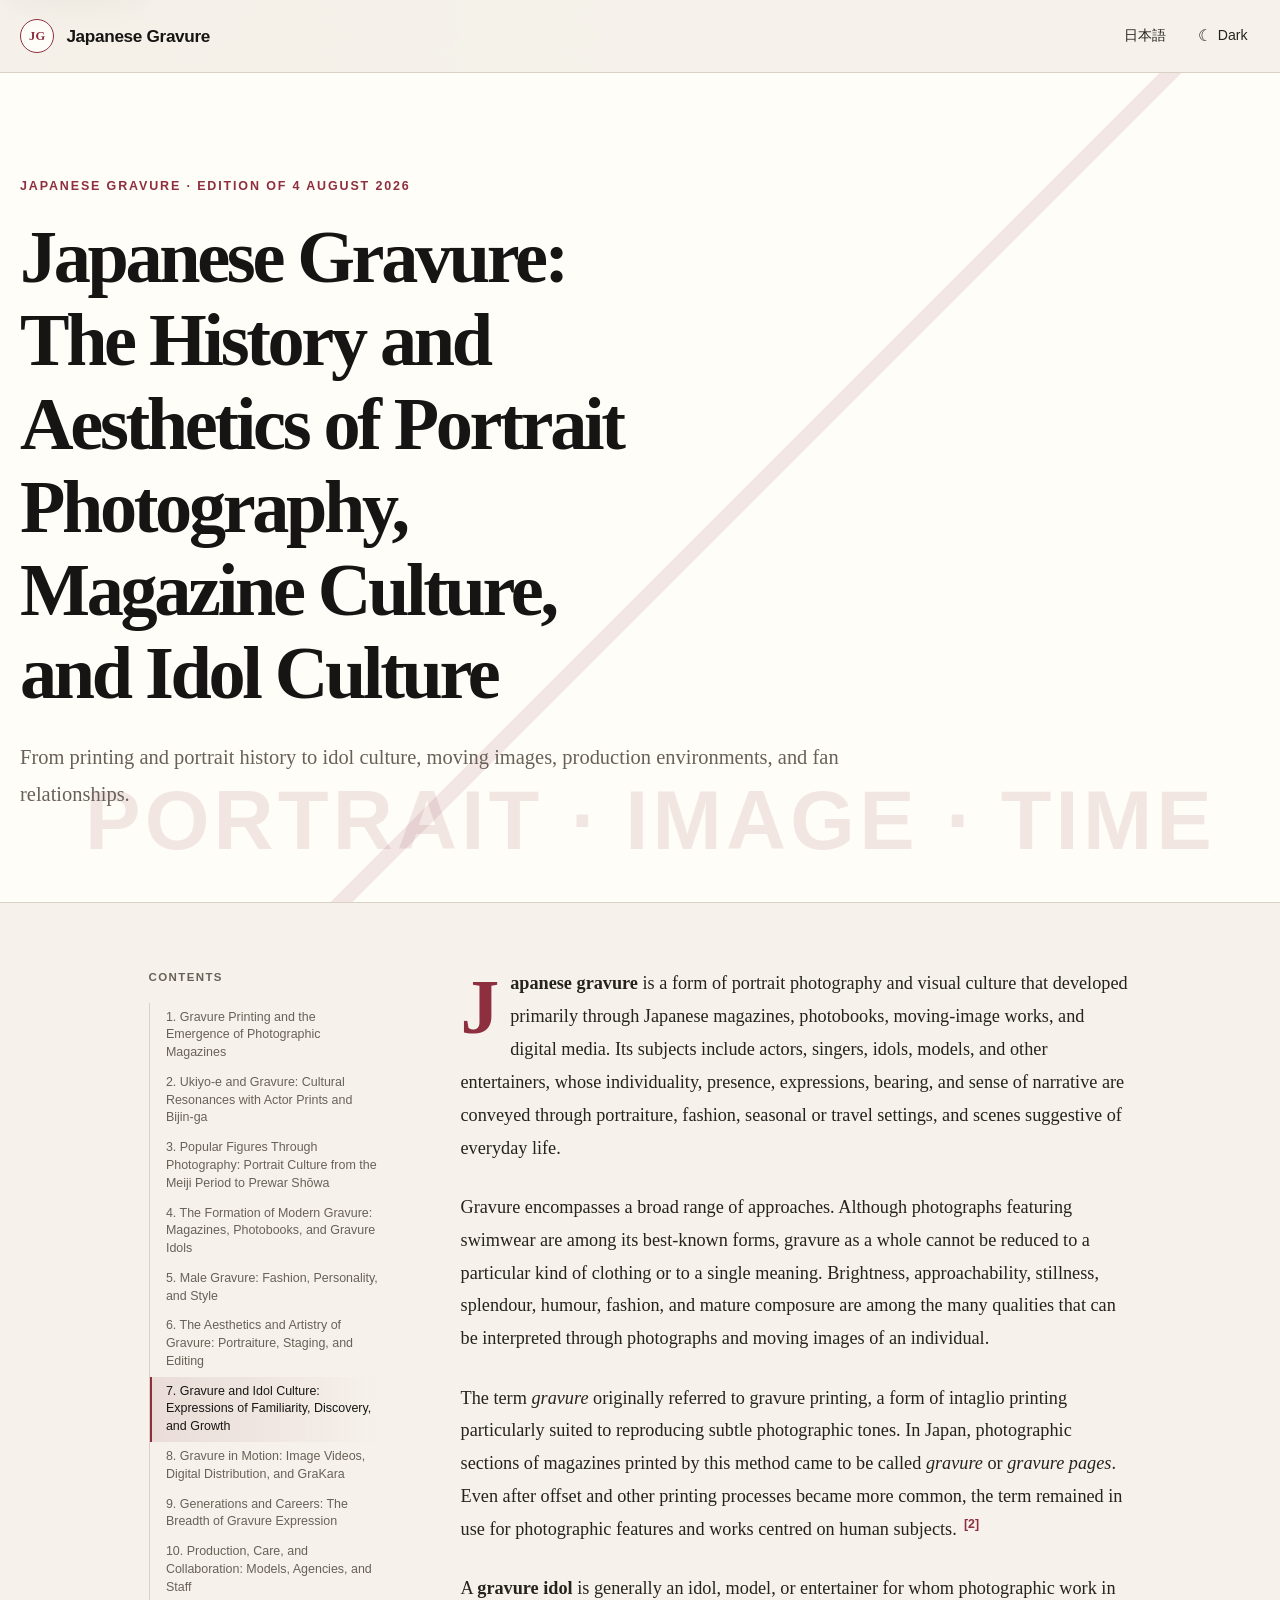
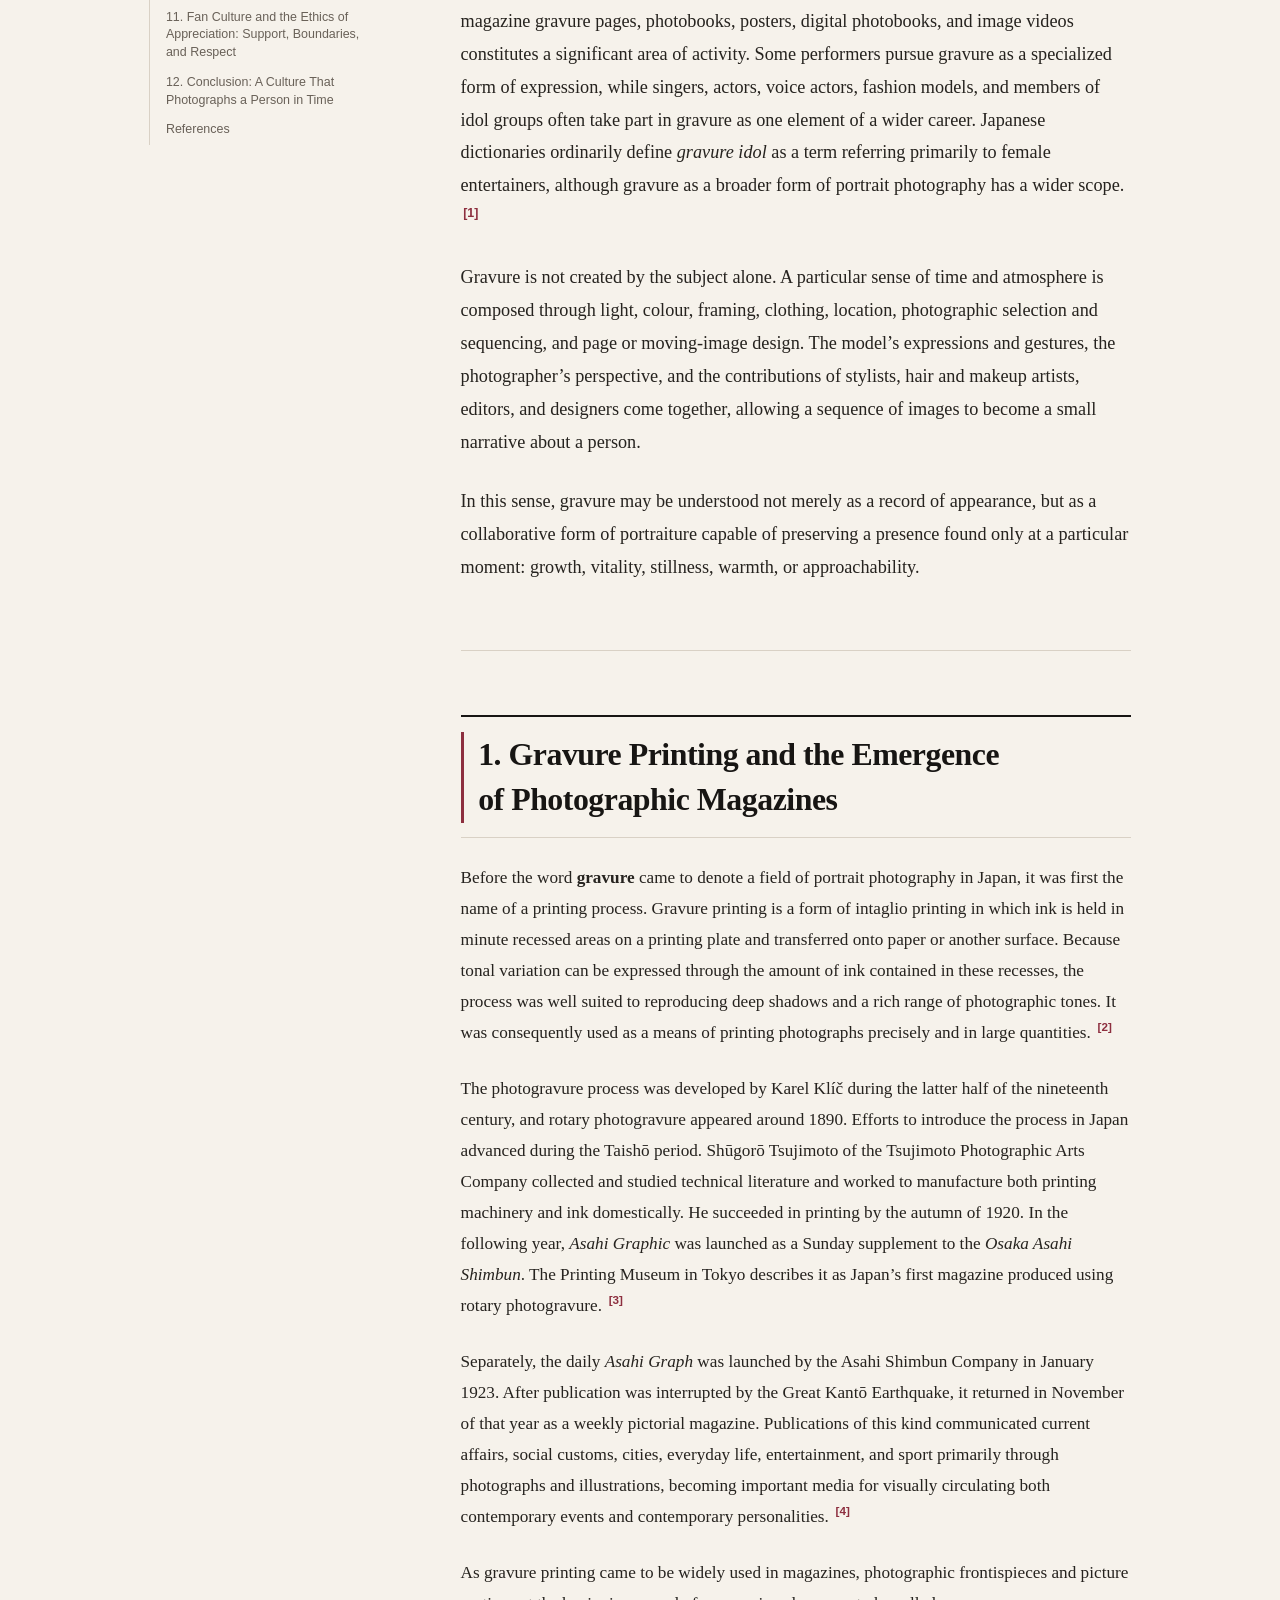
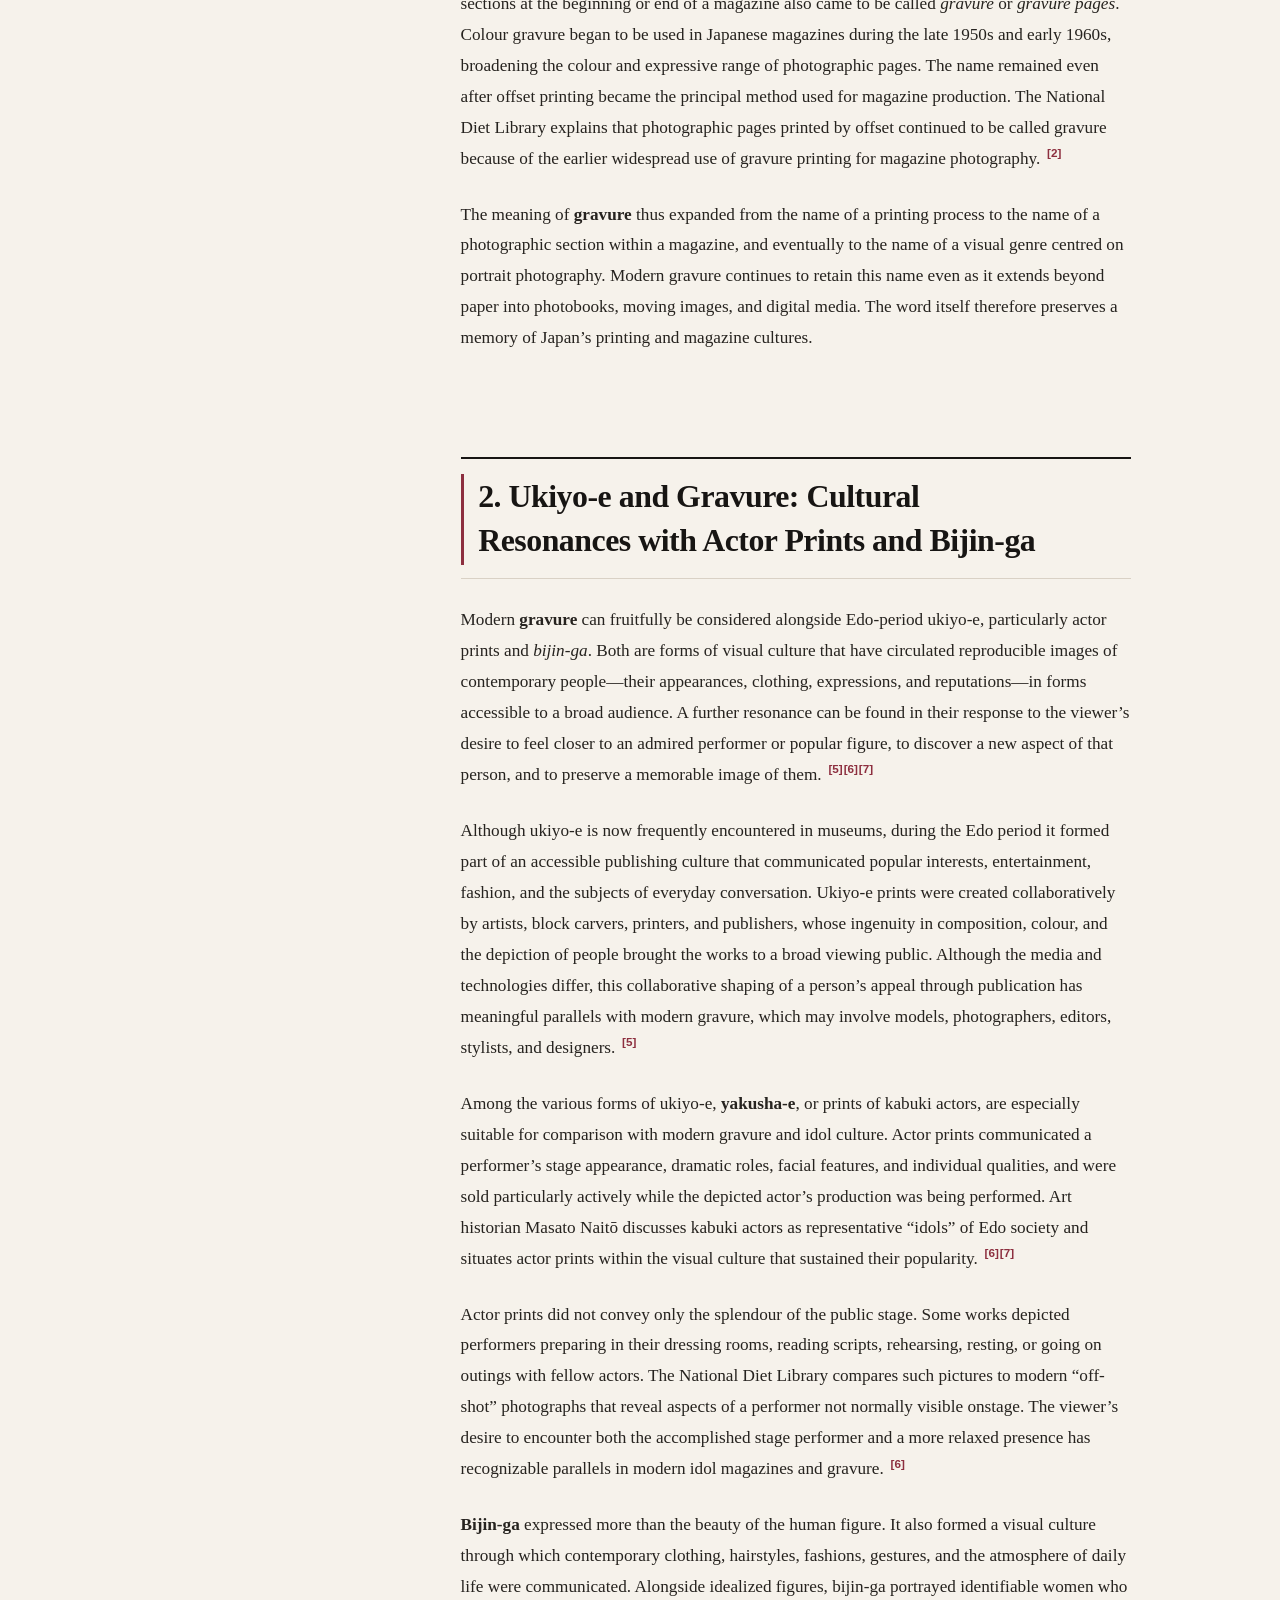
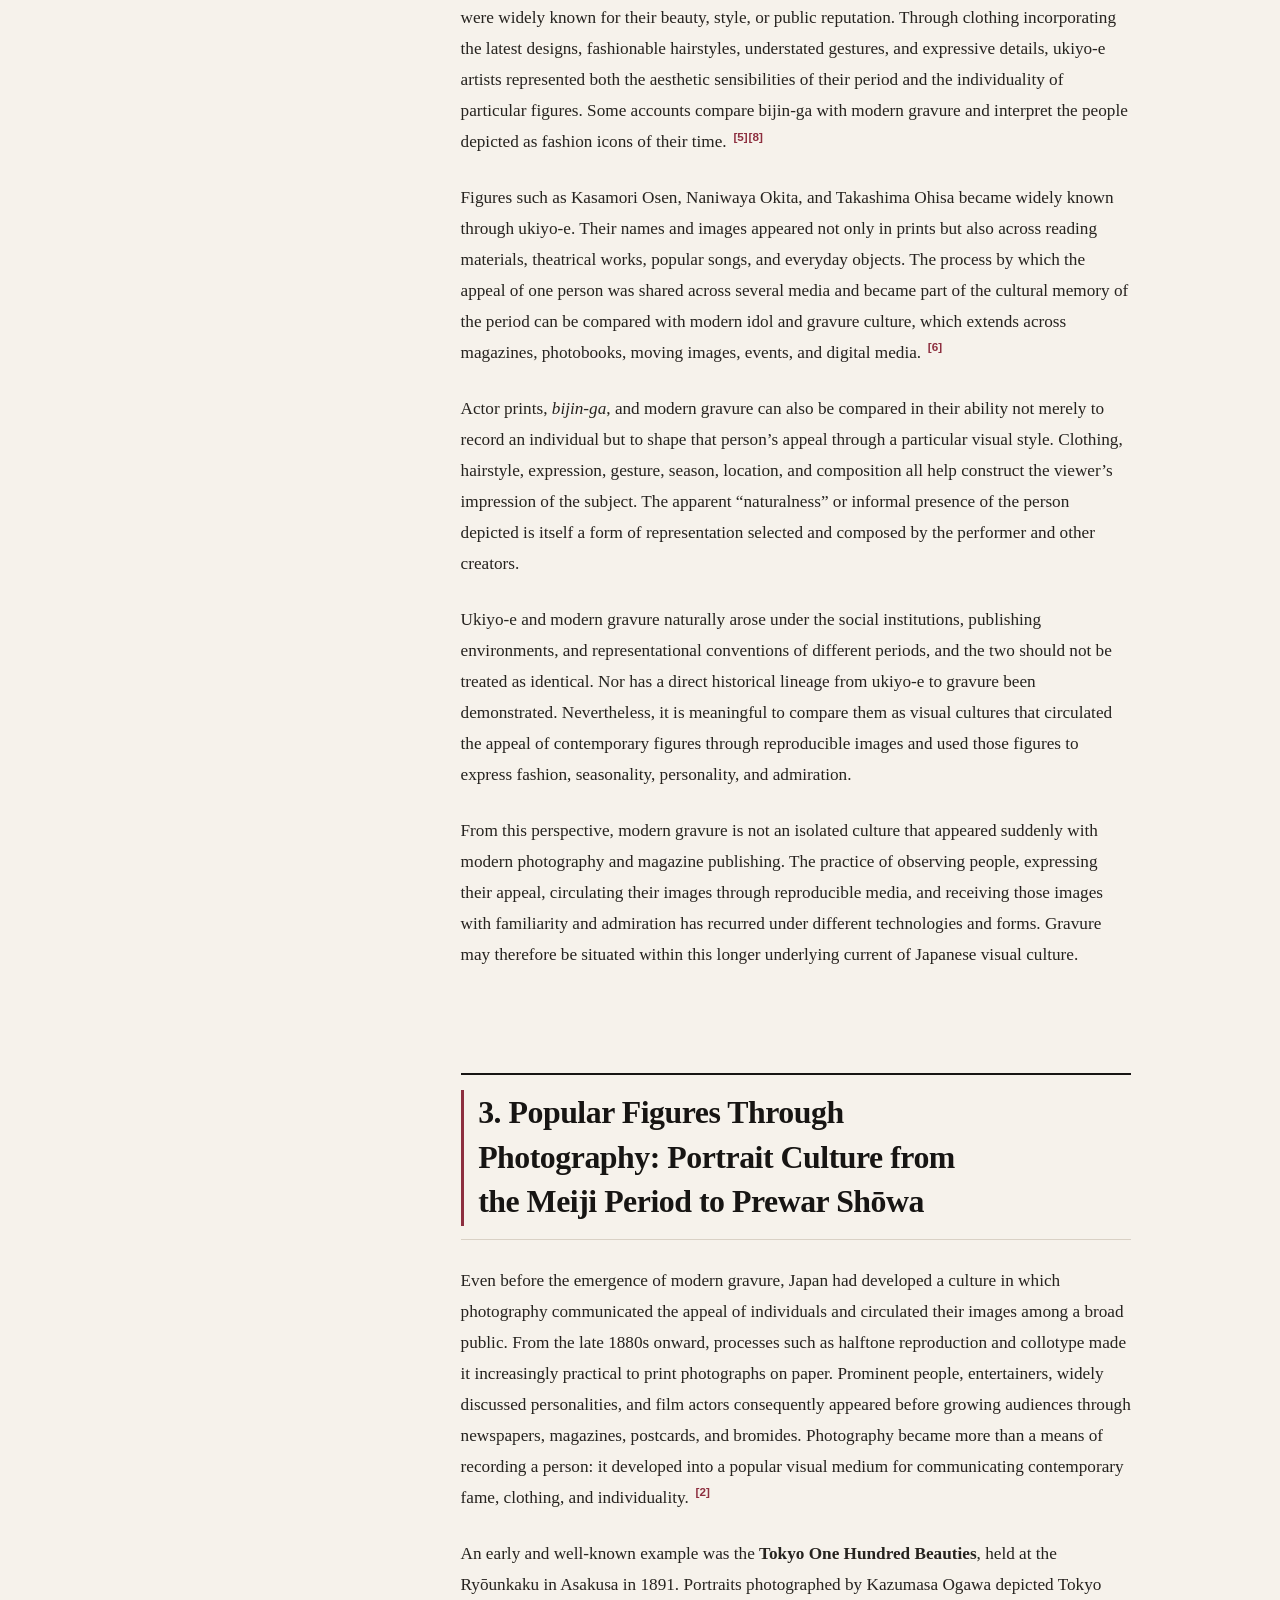
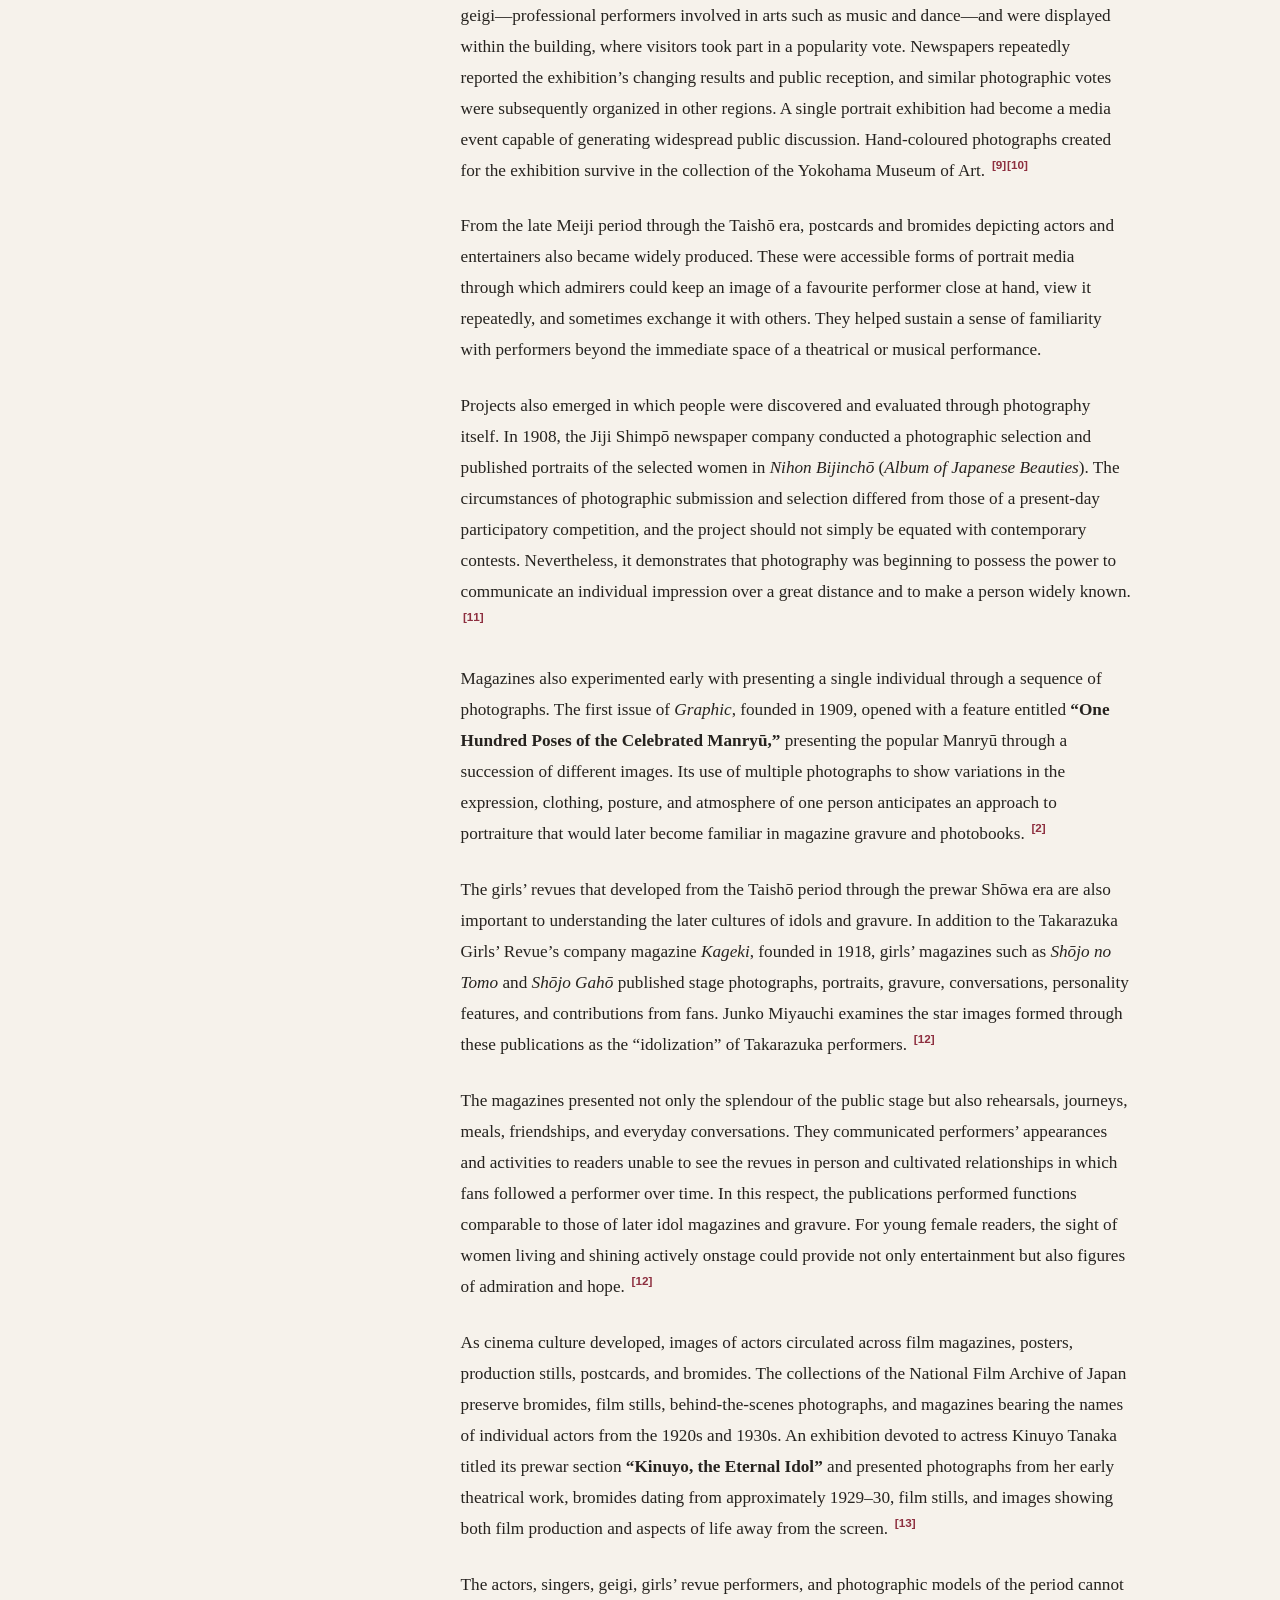
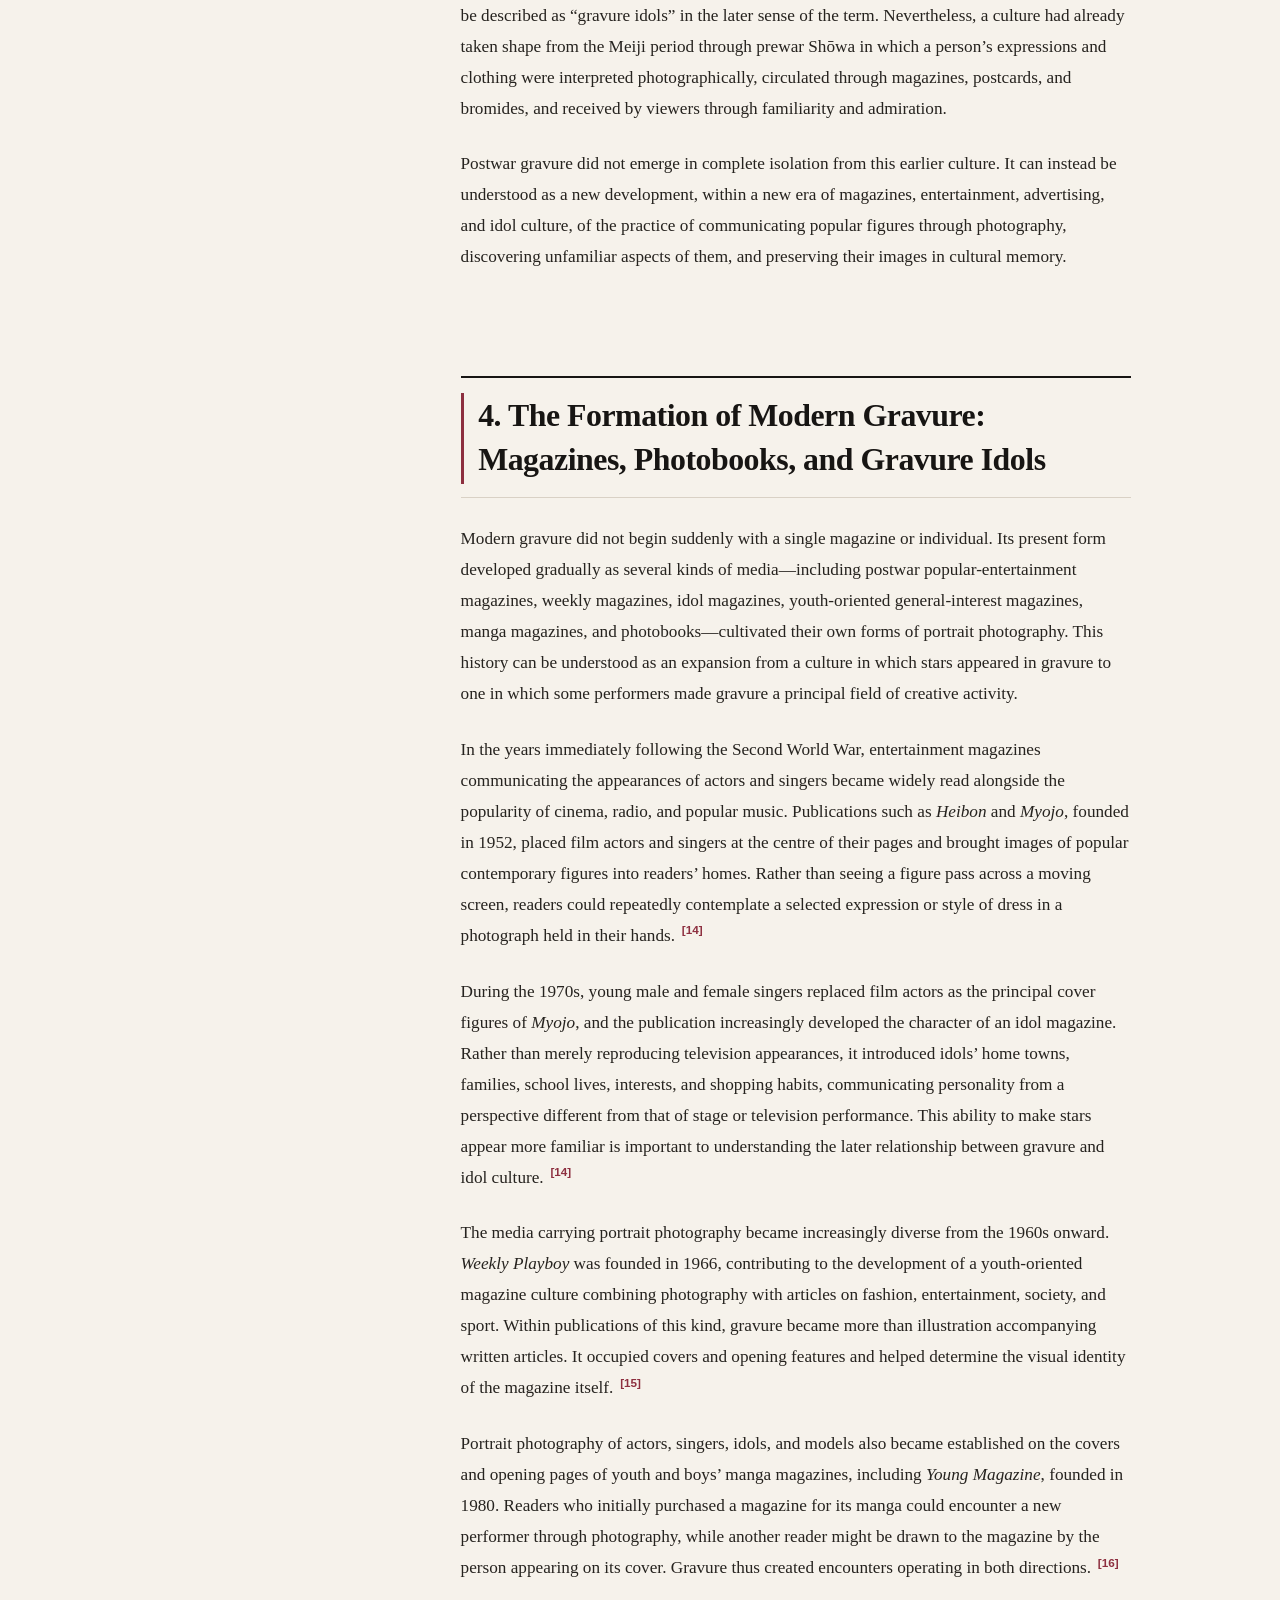
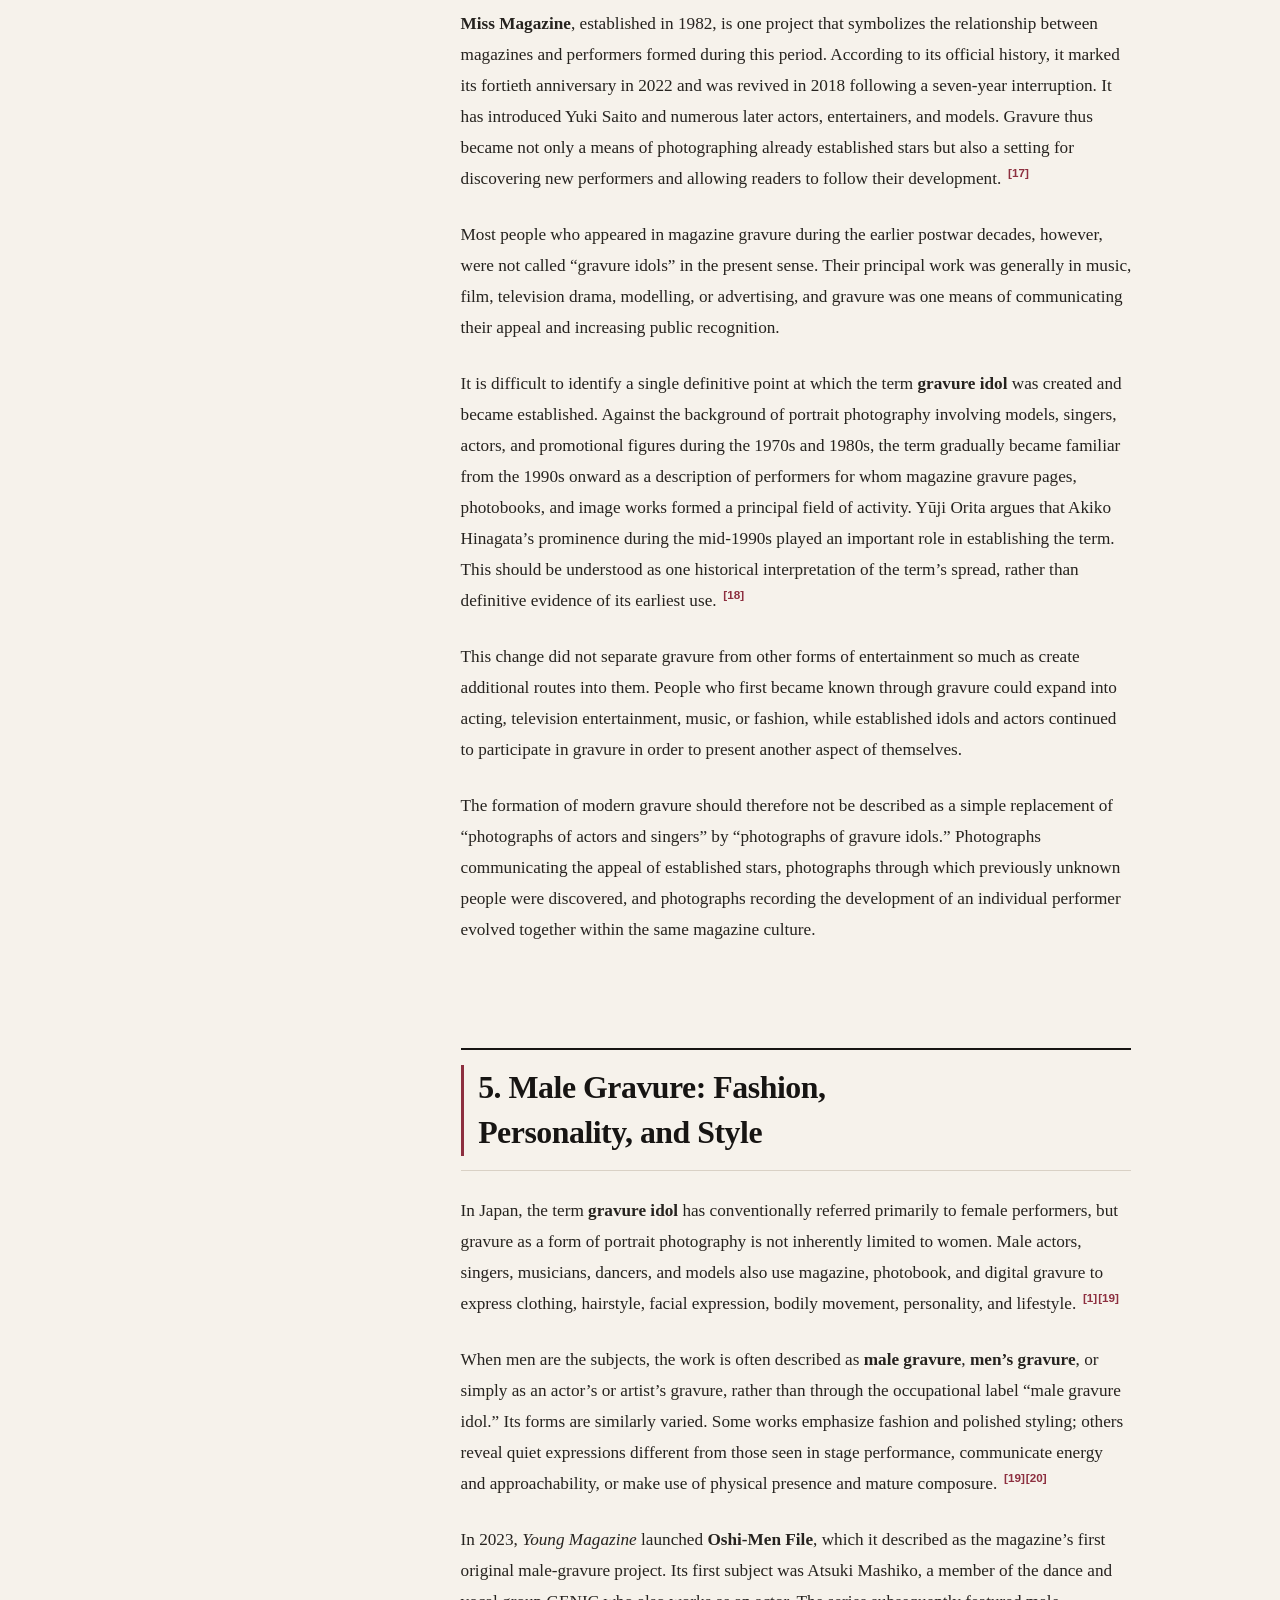
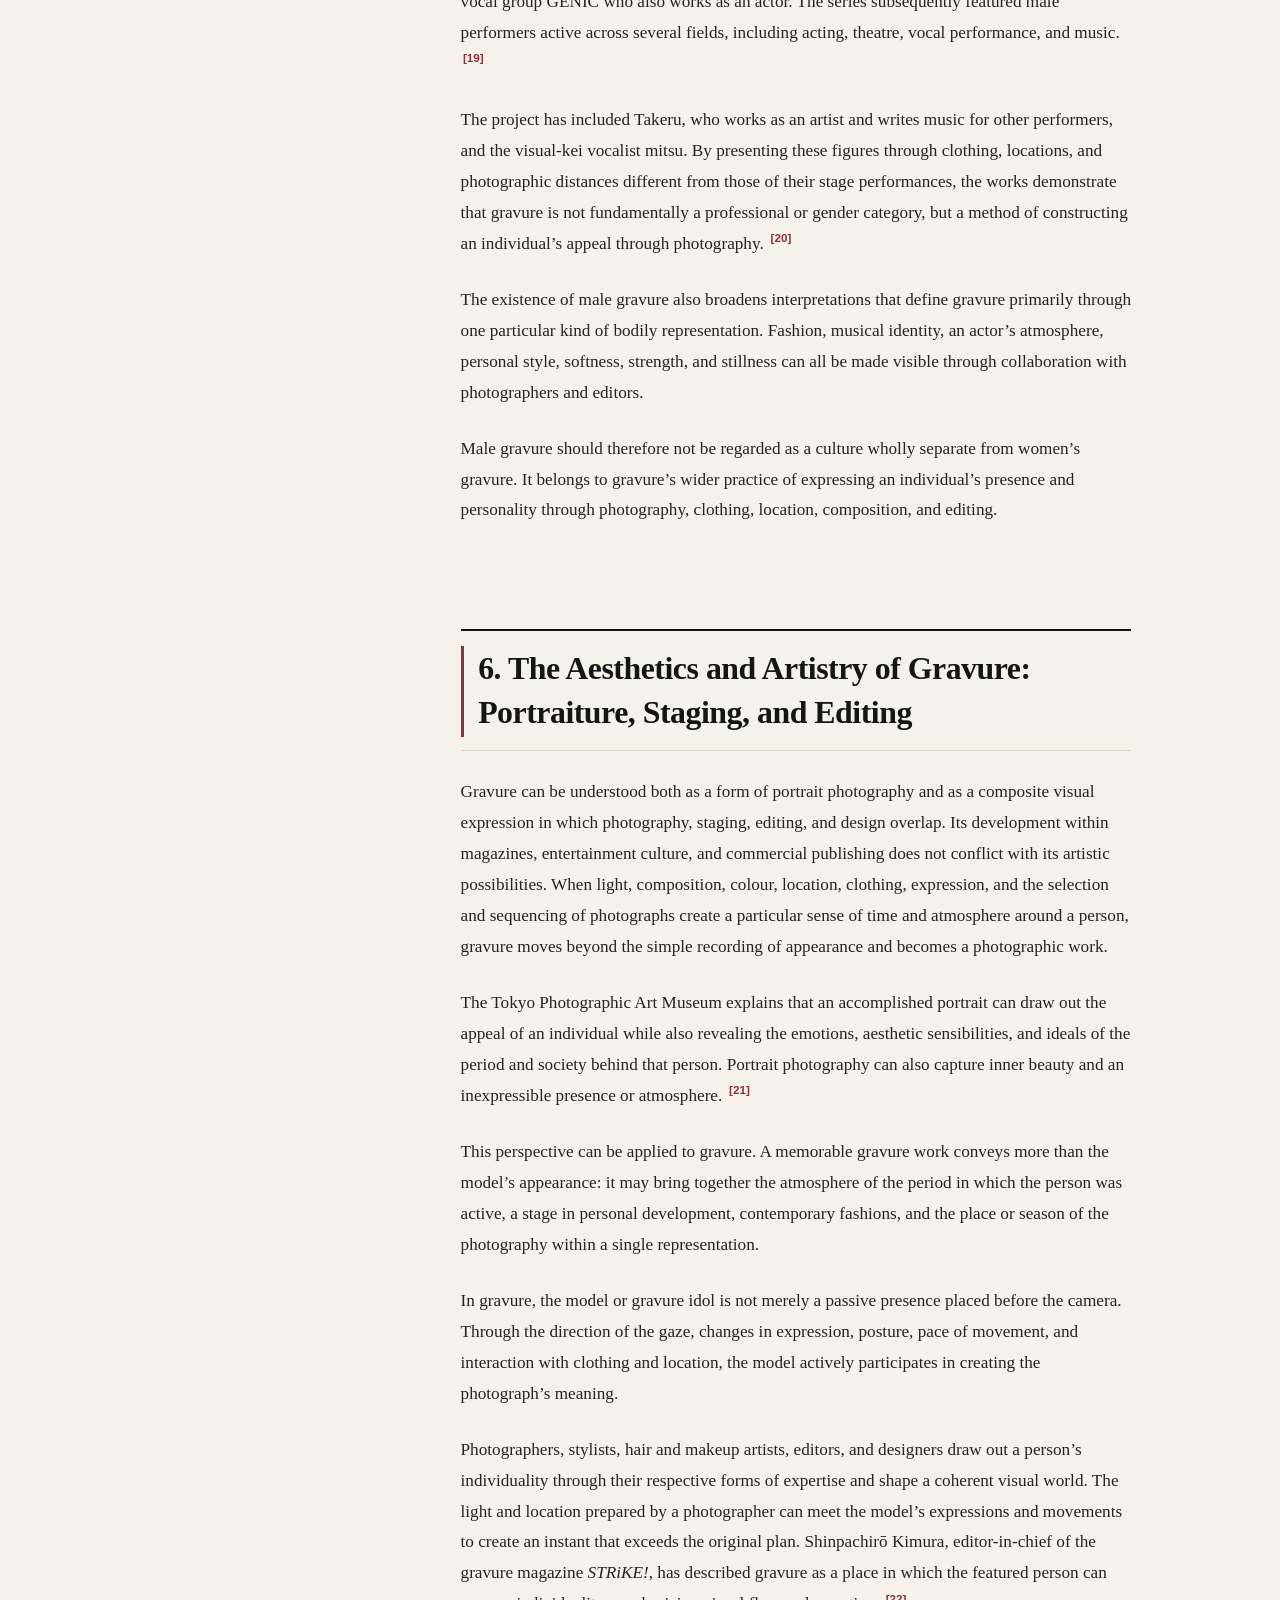
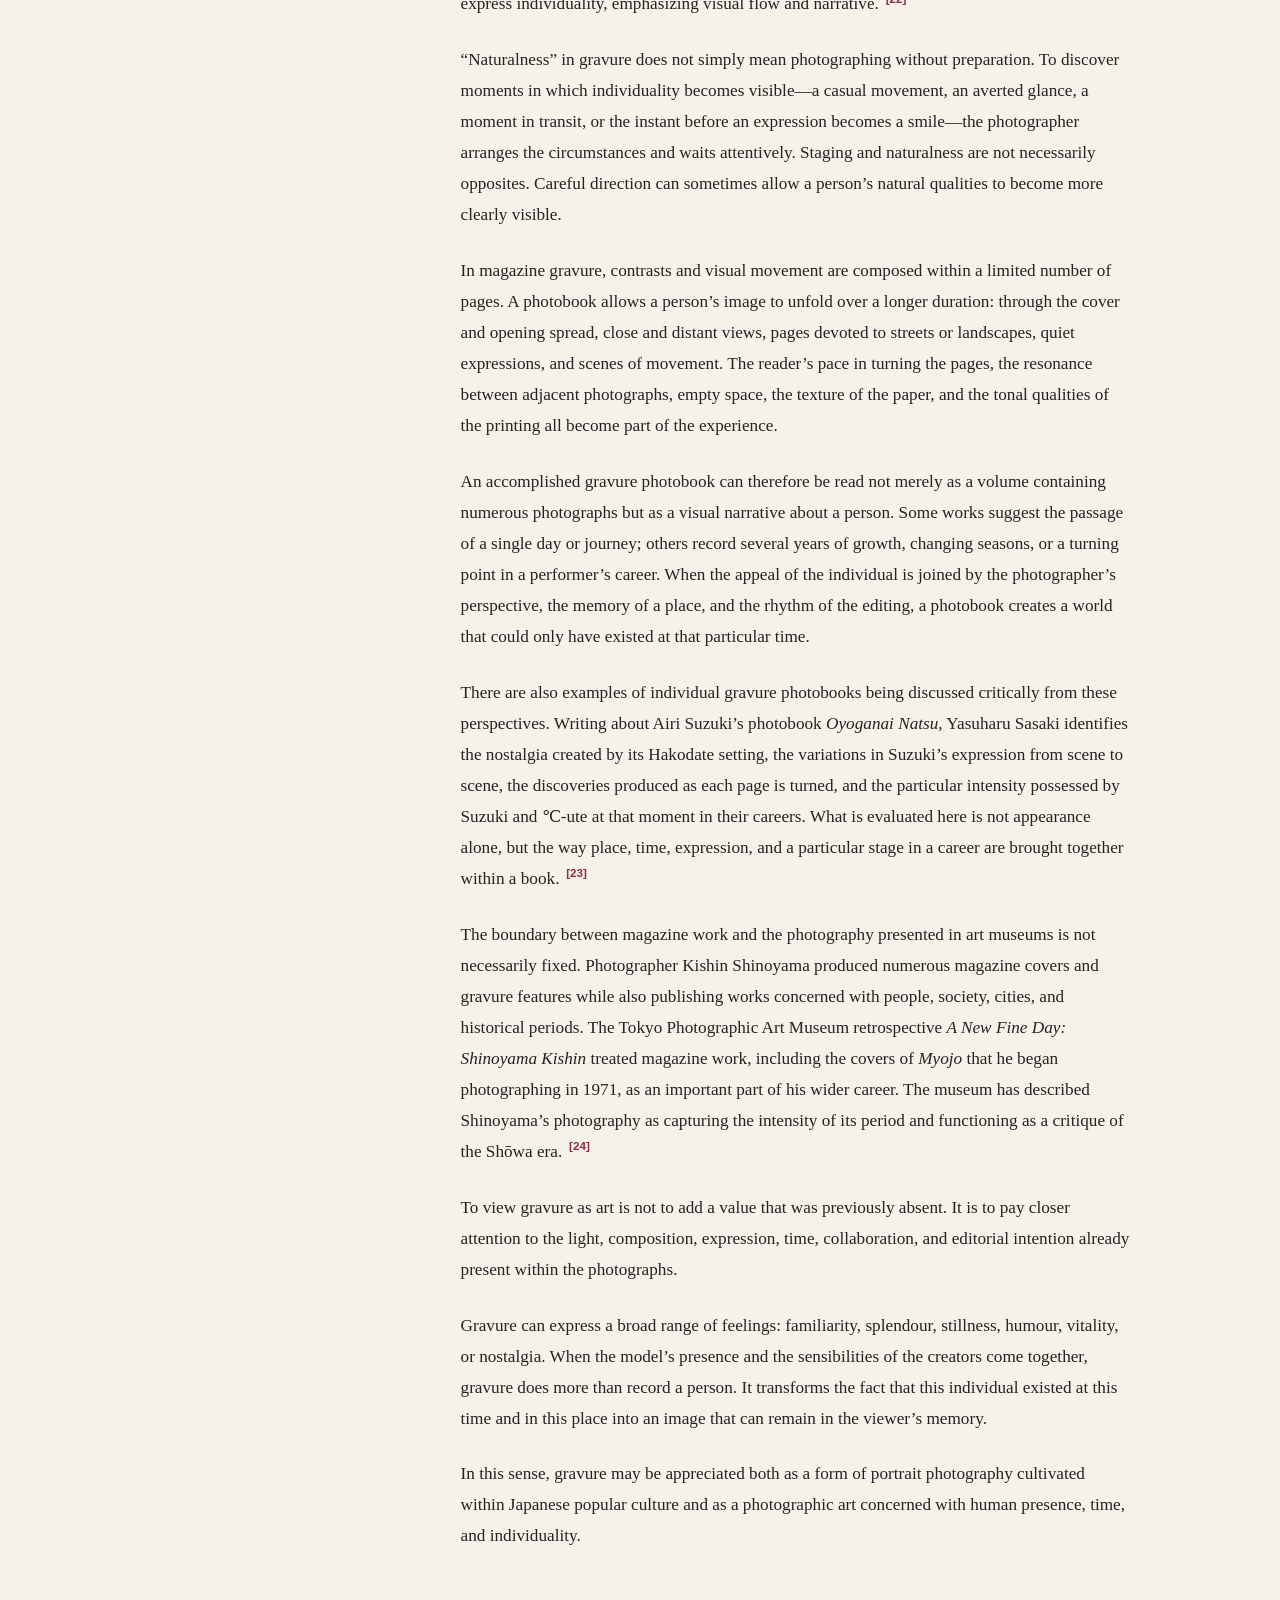
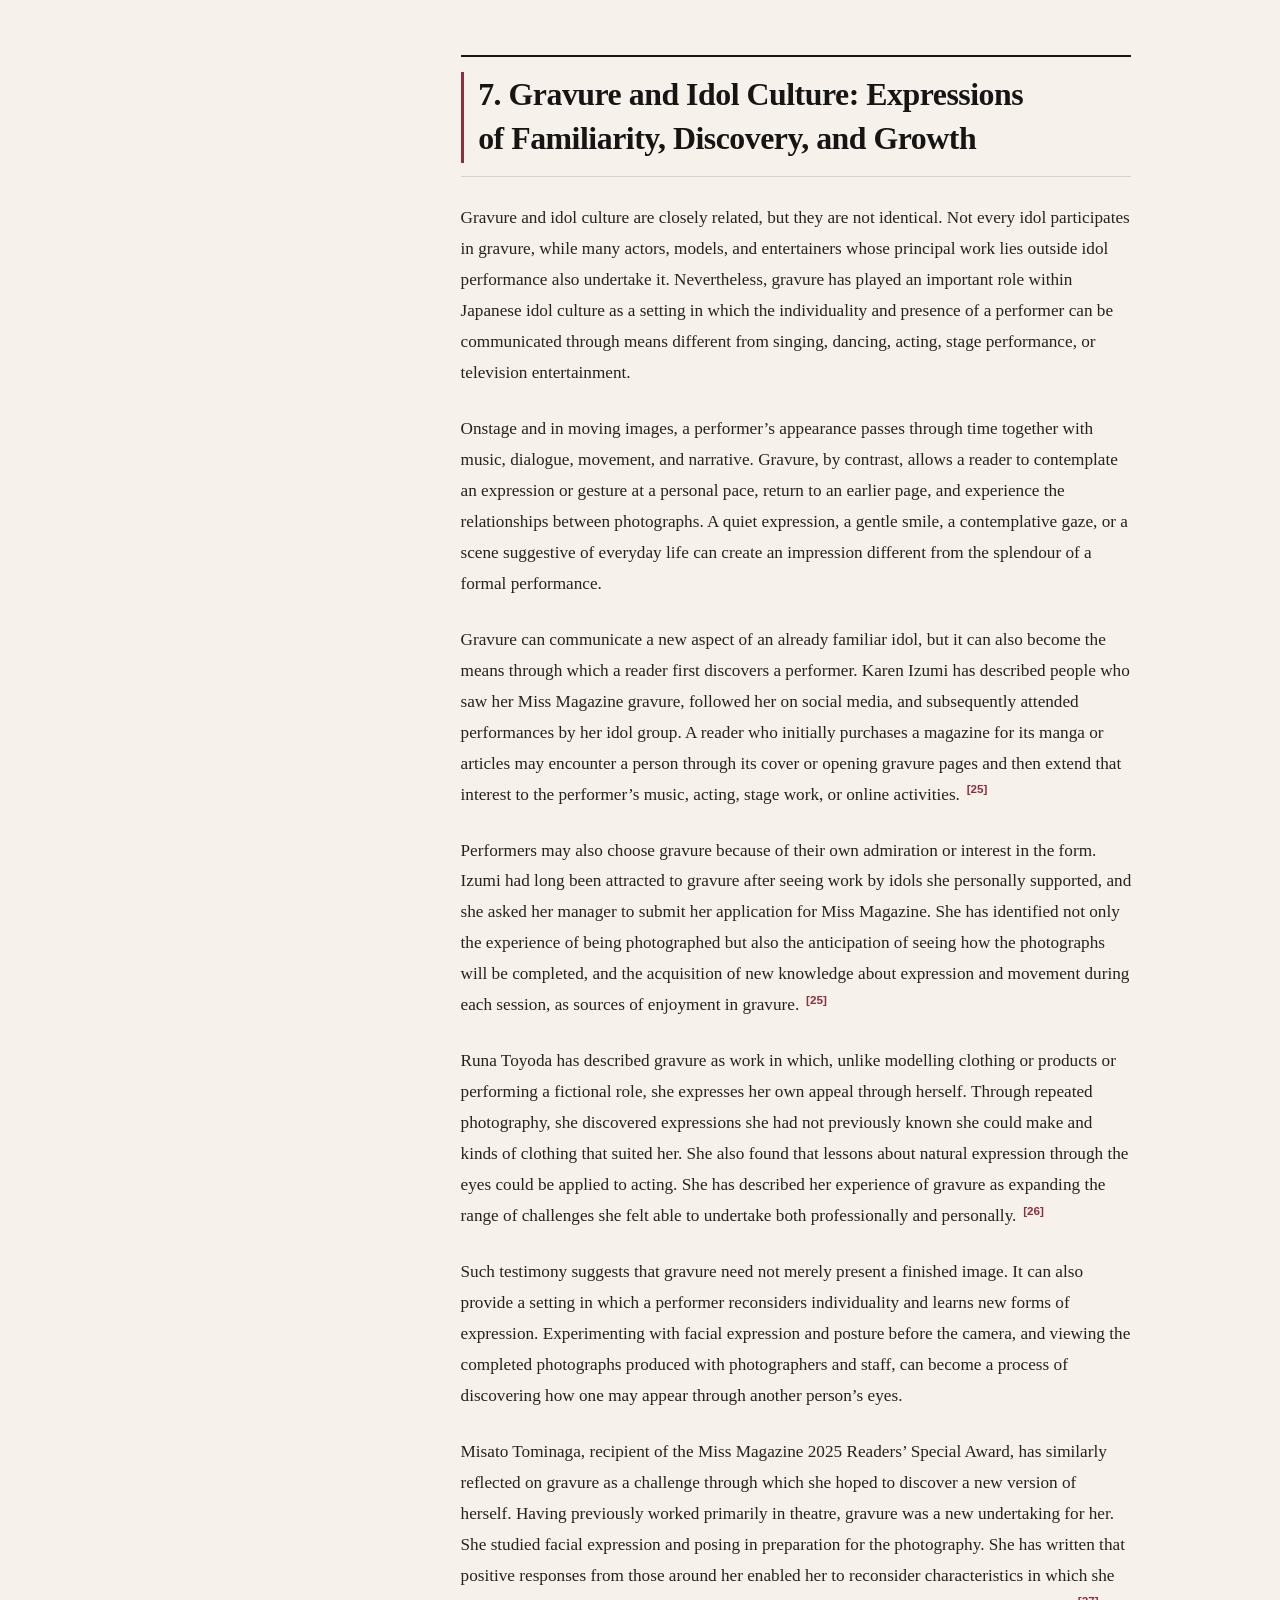
<file: en/index.html>
<!DOCTYPE html>

<html lang="en">
<head>
<meta charset="utf-8"/>
<meta content="width=device-width, initial-scale=1" name="viewport"/>
<title>Japanese Gravure: The History and Aesthetics of Portrait Photography, Magazine Culture, and Idol Culture | Japanese Gravure</title>
<meta content="A cultural history of Japanese gravure examining portraiture, magazines, idol culture, moving images, production, and fan relationships." name="description"/>
<meta content="#8d2f3f" name="theme-color"/>
<link href="https://japanese-gravure.github.io/en/" rel="canonical"/>
<link href="https://japanese-gravure.github.io/" hreflang="ja" rel="alternate"/>
<link href="https://japanese-gravure.github.io/en/" hreflang="en" rel="alternate"/>
<link href="https://japanese-gravure.github.io/" hreflang="x-default" rel="alternate"/>
<meta content="article" property="og:type"/>
<meta content="Japanese Gravure" property="og:site_name"/>
<meta content="Japanese Gravure: The History and Aesthetics of Portrait Photography, Magazine Culture, and Idol Culture" property="og:title"/>
<meta content="A cultural history of Japanese gravure examining portraiture, magazines, idol culture, moving images, production, and fan relationships." property="og:description"/>
<meta content="https://japanese-gravure.github.io/en/" property="og:url"/>
<meta content="summary" name="twitter:card"/>
<link href="/assets/favicon.svg" rel="icon" type="image/svg+xml"/>
<link href="/assets/style.css" rel="stylesheet"/>
<script defer="" src="/assets/script.js"></script>
</head>
<body>
<a class="skip-link" href="#article">Skip to article</a>
<div aria-hidden="true" class="reading-progress" data-reading-progress=""></div>
<header class="site-header">
<div class="header-inner">
<a aria-label="Japanese Gravure" class="site-mark" href="/en/">
<span aria-hidden="true" class="mark-symbol">JG</span>
<span class="site-name">Japanese Gravure</span>
</a>
<nav aria-label="Site controls" class="header-actions">
<a class="header-link" href="/" lang="ja">日本語</a>
<button aria-label="Switch to dark theme" aria-pressed="false" class="icon-button" data-label-dark="Switch to dark theme" data-label-light="Switch to light theme" data-text-dark="Dark" data-text-light="Light" data-theme-toggle="" type="button">
<span aria-hidden="true" class="theme-icon">☾</span>
<span class="theme-label">Dark</span>
</button>
</nav>
</div>
</header>
<main>
<header class="hero">
<div class="hero-inner">
<p class="eyebrow">Japanese Gravure · Edition of 4 August 2026</p>
<h1>Japanese Gravure: The History and Aesthetics of Portrait Photography, Magazine Culture, and Idol Culture</h1>
<p class="hero-subtitle">From printing and portrait history to idol culture, moving images, production environments, and fan relationships.</p>
</div>
</header>
<div class="page-grid">
<aside aria-label="Contents" class="desktop-toc">
<p class="toc-label">Contents</p>
<ol>
<li><a href="#printing">1. Gravure Printing and the Emergence of Photographic Magazines</a></li>
<li><a href="#ukiyoe">2. Ukiyo-e and Gravure: Cultural Resonances with Actor Prints and Bijin-ga</a></li>
<li><a href="#prewar">3. Popular Figures Through Photography: Portrait Culture from the Meiji Period to Prewar Shōwa</a></li>
<li><a href="#modern">4. The Formation of Modern Gravure: Magazines, Photobooks, and Gravure Idols</a></li>
<li><a href="#male">5. Male Gravure: Fashion, Personality, and Style</a></li>
<li><a href="#aesthetics">6. The Aesthetics and Artistry of Gravure: Portraiture, Staging, and Editing</a></li>
<li><a href="#idols">7. Gravure and Idol Culture: Expressions of Familiarity, Discovery, and Growth</a></li>
<li><a href="#video">8. Gravure in Motion: Image Videos, Digital Distribution, and GraKara</a></li>
<li><a href="#generations">9. Generations and Careers: The Breadth of Gravure Expression</a></li>
<li><a href="#production">10. Production, Care, and Collaboration: Models, Agencies, and Staff</a></li>
<li><a href="#fans">11. Fan Culture and the Ethics of Appreciation: Support, Boundaries, and Respect</a></li>
<li><a href="#conclusion">12. Conclusion: A Culture That Photographs a Person in Time</a></li>
<li><a href="#references">References</a></li>
</ol>
</aside>
<article class="article-column" id="article">
<details class="mobile-toc">
<summary>Contents</summary>
<ol>
<li><a href="#printing">1. Gravure Printing and the Emergence of Photographic Magazines</a></li>
<li><a href="#ukiyoe">2. Ukiyo-e and Gravure: Cultural Resonances with Actor Prints and Bijin-ga</a></li>
<li><a href="#prewar">3. Popular Figures Through Photography: Portrait Culture from the Meiji Period to Prewar Shōwa</a></li>
<li><a href="#modern">4. The Formation of Modern Gravure: Magazines, Photobooks, and Gravure Idols</a></li>
<li><a href="#male">5. Male Gravure: Fashion, Personality, and Style</a></li>
<li><a href="#aesthetics">6. The Aesthetics and Artistry of Gravure: Portraiture, Staging, and Editing</a></li>
<li><a href="#idols">7. Gravure and Idol Culture: Expressions of Familiarity, Discovery, and Growth</a></li>
<li><a href="#video">8. Gravure in Motion: Image Videos, Digital Distribution, and GraKara</a></li>
<li><a href="#generations">9. Generations and Careers: The Breadth of Gravure Expression</a></li>
<li><a href="#production">10. Production, Care, and Collaboration: Models, Agencies, and Staff</a></li>
<li><a href="#fans">11. Fan Culture and the Ethics of Appreciation: Support, Boundaries, and Respect</a></li>
<li><a href="#conclusion">12. Conclusion: A Culture That Photographs a Person in Time</a></li>
<li><a href="#references">References</a></li>
</ol>
</details>
<div class="article-intro">
<p><strong>Japanese gravure</strong> is a form of portrait photography and visual culture that developed primarily through Japanese magazines, photobooks, moving-image works, and digital media. Its subjects include actors, singers, idols, models, and other entertainers, whose individuality, presence, expressions, bearing, and sense of narrative are conveyed through portraiture, fashion, seasonal or travel settings, and scenes suggestive of everyday life.</p>
<p>Gravure encompasses a broad range of approaches. Although photographs featuring swimwear are among its best-known forms, gravure as a whole cannot be reduced to a particular kind of clothing or to a single meaning. Brightness, approachability, stillness, splendour, humour, fashion, and mature composure are among the many qualities that can be interpreted through photographs and moving images of an individual.</p>
<p>The term <em>gravure</em> originally referred to gravure printing, a form of intaglio printing particularly suited to reproducing subtle photographic tones. In Japan, photographic sections of magazines printed by this method came to be called <em>gravure</em> or <em>gravure pages</em>. Even after offset and other printing processes became more common, the term remained in use for photographic features and works centred on human subjects. <sup class="citations"><a aria-label="Reference 2" class="citation" href="#ref-2" id="cite-2-1">[2]</a></sup></p>
<p>A <strong>gravure idol</strong> is generally an idol, model, or entertainer for whom photographic work in magazine gravure pages, photobooks, posters, digital photobooks, and image videos constitutes a significant area of activity. Some performers pursue gravure as a specialized form of expression, while singers, actors, voice actors, fashion models, and members of idol groups often take part in gravure as one element of a wider career. Japanese dictionaries ordinarily define <em>gravure idol</em> as a term referring primarily to female entertainers, although gravure as a broader form of portrait photography has a wider scope. <sup class="citations"><a aria-label="Reference 1" class="citation" href="#ref-1" id="cite-1-1">[1]</a></sup></p>
<p>Gravure is not created by the subject alone. A particular sense of time and atmosphere is composed through light, colour, framing, clothing, location, photographic selection and sequencing, and page or moving-image design. The model’s expressions and gestures, the photographer’s perspective, and the contributions of stylists, hair and makeup artists, editors, and designers come together, allowing a sequence of images to become a small narrative about a person.</p>
<p>In this sense, gravure may be understood not merely as a record of appearance, but as a collaborative form of portraiture capable of preserving a presence found only at a particular moment: growth, vitality, stillness, warmth, or approachability.</p>
</div>
<section aria-labelledby="printing" class="article-section">
<h2 id="printing">1. Gravure Printing and the Emergence of Photographic Magazines<a aria-label="Link to this section" class="heading-anchor" href="#printing">#</a></h2>
<p>Before the word <strong>gravure</strong> came to denote a field of portrait photography in Japan, it was first the name of a printing process. Gravure printing is a form of intaglio printing in which ink is held in minute recessed areas on a printing plate and transferred onto paper or another surface. Because tonal variation can be expressed through the amount of ink contained in these recesses, the process was well suited to reproducing deep shadows and a rich range of photographic tones. It was consequently used as a means of printing photographs precisely and in large quantities. <sup class="citations"><a aria-label="Reference 2" class="citation" href="#ref-2" id="cite-2-2">[2]</a></sup></p>
<p>The photogravure process was developed by Karel Klíč during the latter half of the nineteenth century, and rotary photogravure appeared around 1890. Efforts to introduce the process in Japan advanced during the Taishō period. Shūgorō Tsujimoto of the Tsujimoto Photographic Arts Company collected and studied technical literature and worked to manufacture both printing machinery and ink domestically. He succeeded in printing by the autumn of 1920. In the following year, <em>Asahi Graphic</em> was launched as a Sunday supplement to the <em>Osaka Asahi Shimbun</em>. The Printing Museum in Tokyo describes it as Japan’s first magazine produced using rotary photogravure. <sup class="citations"><a aria-label="Reference 3" class="citation" href="#ref-3" id="cite-3-1">[3]</a></sup></p>
<p>Separately, the daily <em>Asahi Graph</em> was launched by the Asahi Shimbun Company in January 1923. After publication was interrupted by the Great Kantō Earthquake, it returned in November of that year as a weekly pictorial magazine. Publications of this kind communicated current affairs, social customs, cities, everyday life, entertainment, and sport primarily through photographs and illustrations, becoming important media for visually circulating both contemporary events and contemporary personalities. <sup class="citations"><a aria-label="Reference 4" class="citation" href="#ref-4" id="cite-4-1">[4]</a></sup></p>
<p>As gravure printing came to be widely used in magazines, photographic frontispieces and picture sections at the beginning or end of a magazine also came to be called <em>gravure</em> or <em>gravure pages</em>. Colour gravure began to be used in Japanese magazines during the late 1950s and early 1960s, broadening the colour and expressive range of photographic pages. The name remained even after offset printing became the principal method used for magazine production. The National Diet Library explains that photographic pages printed by offset continued to be called gravure because of the earlier widespread use of gravure printing for magazine photography. <sup class="citations"><a aria-label="Reference 2" class="citation" href="#ref-2" id="cite-2-3">[2]</a></sup></p>
<p>The meaning of <strong>gravure</strong> thus expanded from the name of a printing process to the name of a photographic section within a magazine, and eventually to the name of a visual genre centred on portrait photography. Modern gravure continues to retain this name even as it extends beyond paper into photobooks, moving images, and digital media. The word itself therefore preserves a memory of Japan’s printing and magazine cultures.</p>
</section>
<section aria-labelledby="ukiyoe" class="article-section">
<h2 id="ukiyoe">2. Ukiyo-e and Gravure: Cultural Resonances with Actor Prints and Bijin-ga<a aria-label="Link to this section" class="heading-anchor" href="#ukiyoe">#</a></h2>
<p>Modern <strong>gravure</strong> can fruitfully be considered alongside Edo-period ukiyo-e, particularly actor prints and <em>bijin-ga</em>. Both are forms of visual culture that have circulated reproducible images of contemporary people—their appearances, clothing, expressions, and reputations—in forms accessible to a broad audience. A further resonance can be found in their response to the viewer’s desire to feel closer to an admired performer or popular figure, to discover a new aspect of that person, and to preserve a memorable image of them. <sup class="citations"><a aria-label="Reference 5" class="citation" href="#ref-5" id="cite-5-1">[5]</a><a aria-label="Reference 6" class="citation" href="#ref-6" id="cite-6-1">[6]</a><a aria-label="Reference 7" class="citation" href="#ref-7" id="cite-7-1">[7]</a></sup></p>
<p>Although ukiyo-e is now frequently encountered in museums, during the Edo period it formed part of an accessible publishing culture that communicated popular interests, entertainment, fashion, and the subjects of everyday conversation. Ukiyo-e prints were created collaboratively by artists, block carvers, printers, and publishers, whose ingenuity in composition, colour, and the depiction of people brought the works to a broad viewing public. Although the media and technologies differ, this collaborative shaping of a person’s appeal through publication has meaningful parallels with modern gravure, which may involve models, photographers, editors, stylists, and designers. <sup class="citations"><a aria-label="Reference 5" class="citation" href="#ref-5" id="cite-5-2">[5]</a></sup></p>
<p>Among the various forms of ukiyo-e, <strong>yakusha-e</strong>, or prints of kabuki actors, are especially suitable for comparison with modern gravure and idol culture. Actor prints communicated a performer’s stage appearance, dramatic roles, facial features, and individual qualities, and were sold particularly actively while the depicted actor’s production was being performed. Art historian Masato Naitō discusses kabuki actors as representative “idols” of Edo society and situates actor prints within the visual culture that sustained their popularity. <sup class="citations"><a aria-label="Reference 6" class="citation" href="#ref-6" id="cite-6-2">[6]</a><a aria-label="Reference 7" class="citation" href="#ref-7" id="cite-7-2">[7]</a></sup></p>
<p>Actor prints did not convey only the splendour of the public stage. Some works depicted performers preparing in their dressing rooms, reading scripts, rehearsing, resting, or going on outings with fellow actors. The National Diet Library compares such pictures to modern “off-shot” photographs that reveal aspects of a performer not normally visible onstage. The viewer’s desire to encounter both the accomplished stage performer and a more relaxed presence has recognizable parallels in modern idol magazines and gravure. <sup class="citations"><a aria-label="Reference 6" class="citation" href="#ref-6" id="cite-6-3">[6]</a></sup></p>
<p><strong>Bijin-ga</strong> expressed more than the beauty of the human figure. It also formed a visual culture through which contemporary clothing, hairstyles, fashions, gestures, and the atmosphere of daily life were communicated. Alongside idealized figures, bijin-ga portrayed identifiable women who were widely known for their beauty, style, or public reputation. Through clothing incorporating the latest designs, fashionable hairstyles, understated gestures, and expressive details, ukiyo-e artists represented both the aesthetic sensibilities of their period and the individuality of particular figures. Some accounts compare bijin-ga with modern gravure and interpret the people depicted as fashion icons of their time. <sup class="citations"><a aria-label="Reference 5" class="citation" href="#ref-5" id="cite-5-3">[5]</a><a aria-label="Reference 8" class="citation" href="#ref-8" id="cite-8-1">[8]</a></sup></p>
<p>Figures such as Kasamori Osen, Naniwaya Okita, and Takashima Ohisa became widely known through ukiyo-e. Their names and images appeared not only in prints but also across reading materials, theatrical works, popular songs, and everyday objects. The process by which the appeal of one person was shared across several media and became part of the cultural memory of the period can be compared with modern idol and gravure culture, which extends across magazines, photobooks, moving images, events, and digital media. <sup class="citations"><a aria-label="Reference 6" class="citation" href="#ref-6" id="cite-6-4">[6]</a></sup></p>
<p>Actor prints, <em>bijin-ga</em>, and modern gravure can also be compared in their ability not merely to record an individual but to shape that person’s appeal through a particular visual style. Clothing, hairstyle, expression, gesture, season, location, and composition all help construct the viewer’s impression of the subject. The apparent “naturalness” or informal presence of the person depicted is itself a form of representation selected and composed by the performer and other creators.</p>
<p>Ukiyo-e and modern gravure naturally arose under the social institutions, publishing environments, and representational conventions of different periods, and the two should not be treated as identical. Nor has a direct historical lineage from ukiyo-e to gravure been demonstrated. Nevertheless, it is meaningful to compare them as visual cultures that circulated the appeal of contemporary figures through reproducible images and used those figures to express fashion, seasonality, personality, and admiration.</p>
<p>From this perspective, modern gravure is not an isolated culture that appeared suddenly with modern photography and magazine publishing. The practice of observing people, expressing their appeal, circulating their images through reproducible media, and receiving those images with familiarity and admiration has recurred under different technologies and forms. Gravure may therefore be situated within this longer underlying current of Japanese visual culture.</p>
</section>
<section aria-labelledby="prewar" class="article-section">
<h2 id="prewar">3. Popular Figures Through Photography: Portrait Culture from the Meiji Period to Prewar Shōwa<a aria-label="Link to this section" class="heading-anchor" href="#prewar">#</a></h2>
<p>Even before the emergence of modern gravure, Japan had developed a culture in which photography communicated the appeal of individuals and circulated their images among a broad public. From the late 1880s onward, processes such as halftone reproduction and collotype made it increasingly practical to print photographs on paper. Prominent people, entertainers, widely discussed personalities, and film actors consequently appeared before growing audiences through newspapers, magazines, postcards, and bromides. Photography became more than a means of recording a person: it developed into a popular visual medium for communicating contemporary fame, clothing, and individuality. <sup class="citations"><a aria-label="Reference 2" class="citation" href="#ref-2" id="cite-2-4">[2]</a></sup></p>
<p>An early and well-known example was the <strong>Tokyo One Hundred Beauties</strong>, held at the Ryōunkaku in Asakusa in 1891. Portraits photographed by Kazumasa Ogawa depicted Tokyo geigi—professional performers involved in arts such as music and dance—and were displayed within the building, where visitors took part in a popularity vote. Newspapers repeatedly reported the exhibition’s changing results and public reception, and similar photographic votes were subsequently organized in other regions. A single portrait exhibition had become a media event capable of generating widespread public discussion. Hand-coloured photographs created for the exhibition survive in the collection of the Yokohama Museum of Art. <sup class="citations"><a aria-label="Reference 9" class="citation" href="#ref-9" id="cite-9-1">[9]</a><a aria-label="Reference 10" class="citation" href="#ref-10" id="cite-10-1">[10]</a></sup></p>
<p>From the late Meiji period through the Taishō era, postcards and bromides depicting actors and entertainers also became widely produced. These were accessible forms of portrait media through which admirers could keep an image of a favourite performer close at hand, view it repeatedly, and sometimes exchange it with others. They helped sustain a sense of familiarity with performers beyond the immediate space of a theatrical or musical performance.</p>
<p>Projects also emerged in which people were discovered and evaluated through photography itself. In 1908, the Jiji Shimpō newspaper company conducted a photographic selection and published portraits of the selected women in <em>Nihon Bijinchō</em> (<em>Album of Japanese Beauties</em>). The circumstances of photographic submission and selection differed from those of a present-day participatory competition, and the project should not simply be equated with contemporary contests. Nevertheless, it demonstrates that photography was beginning to possess the power to communicate an individual impression over a great distance and to make a person widely known. <sup class="citations"><a aria-label="Reference 11" class="citation" href="#ref-11" id="cite-11-1">[11]</a></sup></p>
<p>Magazines also experimented early with presenting a single individual through a sequence of photographs. The first issue of <em>Graphic</em>, founded in 1909, opened with a feature entitled <strong>“One Hundred Poses of the Celebrated Manryū,”</strong> presenting the popular Manryū through a succession of different images. Its use of multiple photographs to show variations in the expression, clothing, posture, and atmosphere of one person anticipates an approach to portraiture that would later become familiar in magazine gravure and photobooks. <sup class="citations"><a aria-label="Reference 2" class="citation" href="#ref-2" id="cite-2-5">[2]</a></sup></p>
<p>The girls’ revues that developed from the Taishō period through the prewar Shōwa era are also important to understanding the later cultures of idols and gravure. In addition to the Takarazuka Girls’ Revue’s company magazine <em>Kageki</em>, founded in 1918, girls’ magazines such as <em>Shōjo no Tomo</em> and <em>Shōjo Gahō</em> published stage photographs, portraits, gravure, conversations, personality features, and contributions from fans. Junko Miyauchi examines the star images formed through these publications as the “idolization” of Takarazuka performers. <sup class="citations"><a aria-label="Reference 12" class="citation" href="#ref-12" id="cite-12-1">[12]</a></sup></p>
<p>The magazines presented not only the splendour of the public stage but also rehearsals, journeys, meals, friendships, and everyday conversations. They communicated performers’ appearances and activities to readers unable to see the revues in person and cultivated relationships in which fans followed a performer over time. In this respect, the publications performed functions comparable to those of later idol magazines and gravure. For young female readers, the sight of women living and shining actively onstage could provide not only entertainment but also figures of admiration and hope. <sup class="citations"><a aria-label="Reference 12" class="citation" href="#ref-12" id="cite-12-2">[12]</a></sup></p>
<p>As cinema culture developed, images of actors circulated across film magazines, posters, production stills, postcards, and bromides. The collections of the National Film Archive of Japan preserve bromides, film stills, behind-the-scenes photographs, and magazines bearing the names of individual actors from the 1920s and 1930s. An exhibition devoted to actress Kinuyo Tanaka titled its prewar section <strong>“Kinuyo, the Eternal Idol”</strong> and presented photographs from her early theatrical work, bromides dating from approximately 1929–30, film stills, and images showing both film production and aspects of life away from the screen. <sup class="citations"><a aria-label="Reference 13" class="citation" href="#ref-13" id="cite-13-1">[13]</a></sup></p>
<p>The actors, singers, geigi, girls’ revue performers, and photographic models of the period cannot be described as “gravure idols” in the later sense of the term. Nevertheless, a culture had already taken shape from the Meiji period through prewar Shōwa in which a person’s expressions and clothing were interpreted photographically, circulated through magazines, postcards, and bromides, and received by viewers through familiarity and admiration.</p>
<p>Postwar gravure did not emerge in complete isolation from this earlier culture. It can instead be understood as a new development, within a new era of magazines, entertainment, advertising, and idol culture, of the practice of communicating popular figures through photography, discovering unfamiliar aspects of them, and preserving their images in cultural memory.</p>
</section>
<section aria-labelledby="modern" class="article-section">
<h2 id="modern">4. The Formation of Modern Gravure: Magazines, Photobooks, and Gravure Idols<a aria-label="Link to this section" class="heading-anchor" href="#modern">#</a></h2>
<p>Modern gravure did not begin suddenly with a single magazine or individual. Its present form developed gradually as several kinds of media—including postwar popular-entertainment magazines, weekly magazines, idol magazines, youth-oriented general-interest magazines, manga magazines, and photobooks—cultivated their own forms of portrait photography. This history can be understood as an expansion from a culture in which stars appeared in gravure to one in which some performers made gravure a principal field of creative activity.</p>
<p>In the years immediately following the Second World War, entertainment magazines communicating the appearances of actors and singers became widely read alongside the popularity of cinema, radio, and popular music. Publications such as <em>Heibon</em> and <em>Myojo</em>, founded in 1952, placed film actors and singers at the centre of their pages and brought images of popular contemporary figures into readers’ homes. Rather than seeing a figure pass across a moving screen, readers could repeatedly contemplate a selected expression or style of dress in a photograph held in their hands. <sup class="citations"><a aria-label="Reference 14" class="citation" href="#ref-14" id="cite-14-1">[14]</a></sup></p>
<p>During the 1970s, young male and female singers replaced film actors as the principal cover figures of <em>Myojo</em>, and the publication increasingly developed the character of an idol magazine. Rather than merely reproducing television appearances, it introduced idols’ home towns, families, school lives, interests, and shopping habits, communicating personality from a perspective different from that of stage or television performance. This ability to make stars appear more familiar is important to understanding the later relationship between gravure and idol culture. <sup class="citations"><a aria-label="Reference 14" class="citation" href="#ref-14" id="cite-14-2">[14]</a></sup></p>
<p>The media carrying portrait photography became increasingly diverse from the 1960s onward. <em>Weekly Playboy</em> was founded in 1966, contributing to the development of a youth-oriented magazine culture combining photography with articles on fashion, entertainment, society, and sport. Within publications of this kind, gravure became more than illustration accompanying written articles. It occupied covers and opening features and helped determine the visual identity of the magazine itself. <sup class="citations"><a aria-label="Reference 15" class="citation" href="#ref-15" id="cite-15-1">[15]</a></sup></p>
<p>Portrait photography of actors, singers, idols, and models also became established on the covers and opening pages of youth and boys’ manga magazines, including <em>Young Magazine</em>, founded in 1980. Readers who initially purchased a magazine for its manga could encounter a new performer through photography, while another reader might be drawn to the magazine by the person appearing on its cover. Gravure thus created encounters operating in both directions. <sup class="citations"><a aria-label="Reference 16" class="citation" href="#ref-16" id="cite-16-1">[16]</a></sup></p>
<p><strong>Miss Magazine</strong>, established in 1982, is one project that symbolizes the relationship between magazines and performers formed during this period. According to its official history, it marked its fortieth anniversary in 2022 and was revived in 2018 following a seven-year interruption. It has introduced Yuki Saito and numerous later actors, entertainers, and models. Gravure thus became not only a means of photographing already established stars but also a setting for discovering new performers and allowing readers to follow their development. <sup class="citations"><a aria-label="Reference 17" class="citation" href="#ref-17" id="cite-17-1">[17]</a></sup></p>
<p>Most people who appeared in magazine gravure during the earlier postwar decades, however, were not called “gravure idols” in the present sense. Their principal work was generally in music, film, television drama, modelling, or advertising, and gravure was one means of communicating their appeal and increasing public recognition.</p>
<p>It is difficult to identify a single definitive point at which the term <strong>gravure idol</strong> was created and became established. Against the background of portrait photography involving models, singers, actors, and promotional figures during the 1970s and 1980s, the term gradually became familiar from the 1990s onward as a description of performers for whom magazine gravure pages, photobooks, and image works formed a principal field of activity. Yūji Orita argues that Akiko Hinagata’s prominence during the mid-1990s played an important role in establishing the term. This should be understood as one historical interpretation of the term’s spread, rather than definitive evidence of its earliest use. <sup class="citations"><a aria-label="Reference 18" class="citation" href="#ref-18" id="cite-18-1">[18]</a></sup></p>
<p>This change did not separate gravure from other forms of entertainment so much as create additional routes into them. People who first became known through gravure could expand into acting, television entertainment, music, or fashion, while established idols and actors continued to participate in gravure in order to present another aspect of themselves.</p>
<p>The formation of modern gravure should therefore not be described as a simple replacement of “photographs of actors and singers” by “photographs of gravure idols.” Photographs communicating the appeal of established stars, photographs through which previously unknown people were discovered, and photographs recording the development of an individual performer evolved together within the same magazine culture.</p>
</section>
<section aria-labelledby="male" class="article-section">
<h2 id="male">5. Male Gravure: Fashion, Personality, and Style<a aria-label="Link to this section" class="heading-anchor" href="#male">#</a></h2>
<p>In Japan, the term <strong>gravure idol</strong> has conventionally referred primarily to female performers, but gravure as a form of portrait photography is not inherently limited to women. Male actors, singers, musicians, dancers, and models also use magazine, photobook, and digital gravure to express clothing, hairstyle, facial expression, bodily movement, personality, and lifestyle. <sup class="citations"><a aria-label="Reference 1" class="citation" href="#ref-1" id="cite-1-2">[1]</a><a aria-label="Reference 19" class="citation" href="#ref-19" id="cite-19-1">[19]</a></sup></p>
<p>When men are the subjects, the work is often described as <strong>male gravure</strong>, <strong>men’s gravure</strong>, or simply as an actor’s or artist’s gravure, rather than through the occupational label “male gravure idol.” Its forms are similarly varied. Some works emphasize fashion and polished styling; others reveal quiet expressions different from those seen in stage performance, communicate energy and approachability, or make use of physical presence and mature composure. <sup class="citations"><a aria-label="Reference 19" class="citation" href="#ref-19" id="cite-19-2">[19]</a><a aria-label="Reference 20" class="citation" href="#ref-20" id="cite-20-1">[20]</a></sup></p>
<p>In 2023, <em>Young Magazine</em> launched <strong>Oshi-Men File</strong>, which it described as the magazine’s first original male-gravure project. Its first subject was Atsuki Mashiko, a member of the dance and vocal group GENIC who also works as an actor. The series subsequently featured male performers active across several fields, including acting, theatre, vocal performance, and music. <sup class="citations"><a aria-label="Reference 19" class="citation" href="#ref-19" id="cite-19-3">[19]</a></sup></p>
<p>The project has included Takeru, who works as an artist and writes music for other performers, and the visual-kei vocalist mitsu. By presenting these figures through clothing, locations, and photographic distances different from those of their stage performances, the works demonstrate that gravure is not fundamentally a professional or gender category, but a method of constructing an individual’s appeal through photography. <sup class="citations"><a aria-label="Reference 20" class="citation" href="#ref-20" id="cite-20-2">[20]</a></sup></p>
<p>The existence of male gravure also broadens interpretations that define gravure primarily through one particular kind of bodily representation. Fashion, musical identity, an actor’s atmosphere, personal style, softness, strength, and stillness can all be made visible through collaboration with photographers and editors.</p>
<p>Male gravure should therefore not be regarded as a culture wholly separate from women’s gravure. It belongs to gravure’s wider practice of expressing an individual’s presence and personality through photography, clothing, location, composition, and editing.</p>
</section>
<section aria-labelledby="aesthetics" class="article-section">
<h2 id="aesthetics">6. The Aesthetics and Artistry of Gravure: Portraiture, Staging, and Editing<a aria-label="Link to this section" class="heading-anchor" href="#aesthetics">#</a></h2>
<p>Gravure can be understood both as a form of portrait photography and as a composite visual expression in which photography, staging, editing, and design overlap. Its development within magazines, entertainment culture, and commercial publishing does not conflict with its artistic possibilities. When light, composition, colour, location, clothing, expression, and the selection and sequencing of photographs create a particular sense of time and atmosphere around a person, gravure moves beyond the simple recording of appearance and becomes a photographic work.</p>
<p>The Tokyo Photographic Art Museum explains that an accomplished portrait can draw out the appeal of an individual while also revealing the emotions, aesthetic sensibilities, and ideals of the period and society behind that person. Portrait photography can also capture inner beauty and an inexpressible presence or atmosphere. <sup class="citations"><a aria-label="Reference 21" class="citation" href="#ref-21" id="cite-21-1">[21]</a></sup></p>
<p>This perspective can be applied to gravure. A memorable gravure work conveys more than the model’s appearance: it may bring together the atmosphere of the period in which the person was active, a stage in personal development, contemporary fashions, and the place or season of the photography within a single representation.</p>
<p>In gravure, the model or gravure idol is not merely a passive presence placed before the camera. Through the direction of the gaze, changes in expression, posture, pace of movement, and interaction with clothing and location, the model actively participates in creating the photograph’s meaning.</p>
<p>Photographers, stylists, hair and makeup artists, editors, and designers draw out a person’s individuality through their respective forms of expertise and shape a coherent visual world. The light and location prepared by a photographer can meet the model’s expressions and movements to create an instant that exceeds the original plan. Shinpachirō Kimura, editor-in-chief of the gravure magazine <em>STRiKE!</em>, has described gravure as a place in which the featured person can express individuality, emphasizing visual flow and narrative. <sup class="citations"><a aria-label="Reference 22" class="citation" href="#ref-22" id="cite-22-1">[22]</a></sup></p>
<p>“Naturalness” in gravure does not simply mean photographing without preparation. To discover moments in which individuality becomes visible—a casual movement, an averted glance, a moment in transit, or the instant before an expression becomes a smile—the photographer arranges the circumstances and waits attentively. Staging and naturalness are not necessarily opposites. Careful direction can sometimes allow a person’s natural qualities to become more clearly visible.</p>
<p>In magazine gravure, contrasts and visual movement are composed within a limited number of pages. A photobook allows a person’s image to unfold over a longer duration: through the cover and opening spread, close and distant views, pages devoted to streets or landscapes, quiet expressions, and scenes of movement. The reader’s pace in turning the pages, the resonance between adjacent photographs, empty space, the texture of the paper, and the tonal qualities of the printing all become part of the experience.</p>
<p>An accomplished gravure photobook can therefore be read not merely as a volume containing numerous photographs but as a visual narrative about a person. Some works suggest the passage of a single day or journey; others record several years of growth, changing seasons, or a turning point in a performer’s career. When the appeal of the individual is joined by the photographer’s perspective, the memory of a place, and the rhythm of the editing, a photobook creates a world that could only have existed at that particular time.</p>
<p>There are also examples of individual gravure photobooks being discussed critically from these perspectives. Writing about Airi Suzuki’s photobook <em>Oyoganai Natsu</em>, Yasuharu Sasaki identifies the nostalgia created by its Hakodate setting, the variations in Suzuki’s expression from scene to scene, the discoveries produced as each page is turned, and the particular intensity possessed by Suzuki and ℃-ute at that moment in their careers. What is evaluated here is not appearance alone, but the way place, time, expression, and a particular stage in a career are brought together within a book. <sup class="citations"><a aria-label="Reference 23" class="citation" href="#ref-23" id="cite-23-1">[23]</a></sup></p>
<p>The boundary between magazine work and the photography presented in art museums is not necessarily fixed. Photographer Kishin Shinoyama produced numerous magazine covers and gravure features while also publishing works concerned with people, society, cities, and historical periods. The Tokyo Photographic Art Museum retrospective <em>A New Fine Day: Shinoyama Kishin</em> treated magazine work, including the covers of <em>Myojo</em> that he began photographing in 1971, as an important part of his wider career. The museum has described Shinoyama’s photography as capturing the intensity of its period and functioning as a critique of the Shōwa era. <sup class="citations"><a aria-label="Reference 24" class="citation" href="#ref-24" id="cite-24-1">[24]</a></sup></p>
<p>To view gravure as art is not to add a value that was previously absent. It is to pay closer attention to the light, composition, expression, time, collaboration, and editorial intention already present within the photographs.</p>
<p>Gravure can express a broad range of feelings: familiarity, splendour, stillness, humour, vitality, or nostalgia. When the model’s presence and the sensibilities of the creators come together, gravure does more than record a person. It transforms the fact that this individual existed at this time and in this place into an image that can remain in the viewer’s memory.</p>
<p>In this sense, gravure may be appreciated both as a form of portrait photography cultivated within Japanese popular culture and as a photographic art concerned with human presence, time, and individuality.</p>
</section>
<section aria-labelledby="idols" class="article-section">
<h2 id="idols">7. Gravure and Idol Culture: Expressions of Familiarity, Discovery, and Growth<a aria-label="Link to this section" class="heading-anchor" href="#idols">#</a></h2>
<p>Gravure and idol culture are closely related, but they are not identical. Not every idol participates in gravure, while many actors, models, and entertainers whose principal work lies outside idol performance also undertake it. Nevertheless, gravure has played an important role within Japanese idol culture as a setting in which the individuality and presence of a performer can be communicated through means different from singing, dancing, acting, stage performance, or television entertainment.</p>
<p>Onstage and in moving images, a performer’s appearance passes through time together with music, dialogue, movement, and narrative. Gravure, by contrast, allows a reader to contemplate an expression or gesture at a personal pace, return to an earlier page, and experience the relationships between photographs. A quiet expression, a gentle smile, a contemplative gaze, or a scene suggestive of everyday life can create an impression different from the splendour of a formal performance.</p>
<p>Gravure can communicate a new aspect of an already familiar idol, but it can also become the means through which a reader first discovers a performer. Karen Izumi has described people who saw her Miss Magazine gravure, followed her on social media, and subsequently attended performances by her idol group. A reader who initially purchases a magazine for its manga or articles may encounter a person through its cover or opening gravure pages and then extend that interest to the performer’s music, acting, stage work, or online activities. <sup class="citations"><a aria-label="Reference 25" class="citation" href="#ref-25" id="cite-25-1">[25]</a></sup></p>
<p>Performers may also choose gravure because of their own admiration or interest in the form. Izumi had long been attracted to gravure after seeing work by idols she personally supported, and she asked her manager to submit her application for Miss Magazine. She has identified not only the experience of being photographed but also the anticipation of seeing how the photographs will be completed, and the acquisition of new knowledge about expression and movement during each session, as sources of enjoyment in gravure. <sup class="citations"><a aria-label="Reference 25" class="citation" href="#ref-25" id="cite-25-2">[25]</a></sup></p>
<p>Runa Toyoda has described gravure as work in which, unlike modelling clothing or products or performing a fictional role, she expresses her own appeal through herself. Through repeated photography, she discovered expressions she had not previously known she could make and kinds of clothing that suited her. She also found that lessons about natural expression through the eyes could be applied to acting. She has described her experience of gravure as expanding the range of challenges she felt able to undertake both professionally and personally. <sup class="citations"><a aria-label="Reference 26" class="citation" href="#ref-26" id="cite-26-1">[26]</a></sup></p>
<p>Such testimony suggests that gravure need not merely present a finished image. It can also provide a setting in which a performer reconsiders individuality and learns new forms of expression. Experimenting with facial expression and posture before the camera, and viewing the completed photographs produced with photographers and staff, can become a process of discovering how one may appear through another person’s eyes.</p>
<p>Misato Tominaga, recipient of the Miss Magazine 2025 Readers’ Special Award, has similarly reflected on gravure as a challenge through which she hoped to discover a new version of herself. Having previously worked primarily in theatre, gravure was a new undertaking for her. She studied facial expression and posing in preparation for the photography. She has written that positive responses from those around her enabled her to reconsider characteristics in which she had initially lacked confidence and to perceive them instead as points of personal charm. <sup class="citations"><a aria-label="Reference 27" class="citation" href="#ref-27" id="cite-27-1">[27]</a></sup></p>
<p>Tominaga’s account also gives a central place to her relationship with supporters. Looking back on an assessment period during which she balanced school, theatrical rehearsals, academic work, and live streaming, she writes that supportive words and comments gave her the energy required to continue through a demanding period. She expresses gratitude for having become known to many people through gravure and states that she hopes to repay their support by continuing to show them new and changing aspects of herself. <sup class="citations"><a aria-label="Reference 27" class="citation" href="#ref-27" id="cite-27-2">[27]</a></sup></p>
<p>Expressions of gratitude of this kind do more than provide a conventional public acknowledgement. They also reveal that the activities of idols and gravure models are sustained through many relationships. Alongside the support of fans, performers may speak about photographers, editors, stylists, hair and makeup artists, agency staff and managers, and family members or friends who watch over their activities. Before applying, Toyoda consulted her mother and received encouragement to take on the challenge. Izumi has spoken about being congratulated by members of her agency and about travelling with her family to purchase the magazine when she first appeared on its cover. <sup class="citations"><a aria-label="Reference 25" class="citation" href="#ref-25" id="cite-25-3">[25]</a><a aria-label="Reference 26" class="citation" href="#ref-26" id="cite-26-2">[26]</a></sup></p>
<p>Naturally, attitudes toward gravure and the circumstances of participation differ from person to person. Not every performer has the same experience or finds the same meaning in the work. For this reason, discussions of gravure should avoid imposing a single interpretation from outside and should instead attend to how performers themselves describe choosing the work, what they wish to express through it, and what kind of experience it has become for them.</p>
<p>The relationship between gravure and its audience also cannot be explained solely as the one-sided consumption of photographs. Purchasing magazines and photobooks, communicating responses, attending events or live performances, and following a performer over a long career can become ways of supporting that person’s development. Performers, in turn, may seek to answer that encouragement by presenting new work and visible growth.</p>
<p>Within idol culture, gravure is a medium that creates a form of familiarity different from stage performance, introduces audiences to new performers, and records the changes and growth of an individual over time. It brings together the model’s self-expression, the collaborative work of creators, and the encouragement of supporters, family members, and other people around the performer. Gravure allows viewers not only to feel closer to a performer, but also to accompany the process through which that person discovers new possibilities and takes steps toward new forms of activity.</p>
</section>
<section aria-labelledby="video" class="article-section">
<h2 id="video">8. Gravure in Motion: Image Videos, Digital Distribution, and GraKara<a aria-label="Link to this section" class="heading-anchor" href="#video">#</a></h2>
<p>An <strong>image video</strong> is a moving-image work that expresses the appearance and individuality of a gravure idol, model, actor, entertainer, or other featured person. Often abbreviated in Japanese as <em>IV</em> or <em>imebi</em>, such works are produced and circulated through DVD, Blu-ray Disc, and digital video distribution. <sup class="citations"><a aria-label="Reference 28" class="citation" href="#ref-28" id="cite-28-1">[28]</a></sup></p>
<p>Whereas a photobook or magazine gravure feature preserves an expression or composition as a still image, an image video portrays a person through movement, voice, passing time, surrounding sound, and atmosphere. It can therefore be understood as gravure in moving-image form. <sup class="citations"><a aria-label="Reference 28" class="citation" href="#ref-28" id="cite-28-2">[28]</a></sup></p>
<p>Some image videos incorporate a more clearly defined story resembling a film or television drama, but many make the featured person the primary subject. They may be organized through relatively loose settings—a journey, a season, a day off, a walk, sport, or time spent in a room. Scenes of the performer facing the camera, walking through a natural environment, speaking cheerfully, taking part in an interview, or appearing behind the scenes may be combined so that different expressions and atmospheres unfold over time.</p>
<p>In still gravure, light, gesture, gaze, and background are condensed within a single photograph. In moving images, these elements continually change. The brief interval before a smile appears, a moment when the performer looks away from the camera, the manner of walking, the pace of speech, the tone of the voice, and casual gestures can communicate individuality in ways unavailable to still photography. Image videos are therefore sometimes approached as a kind of “moving photobook,” but they do more than set still images in motion: they are a distinct form of portraiture that uses time and sound as creative materials.</p>
<p>Image videos encompass a broad range of direction and atmosphere. A work may be bright and energetic, structured like a travel diary, shaped around natural or urban landscapes, playful and humorous, quiet and introspective, strongly influenced by fashion, or expressive of mature composure and splendour. Even the same performer may be represented differently according to the work’s concept, stage of activity, location, and the perspective of its director or cinematographer.</p>
<p>Production involves not only the performer but also directors, camera operators, lighting staff, stylists, hair and makeup artists, production crews, editors, and musicians. Some scenes make use of the performer’s spontaneous movements and words, while others carefully design clothing, location, action, distance from the camera, visual pace, and music. The recorded material is selected through editing and shaped into a work through the ordering and duration of scenes, music, environmental sound, and the use of pauses.</p>
<p>In a photobook, the reader turns the pages at a personally chosen pace. In an image video, editing guides the passage of time. Nevertheless, the two forms share the practice of portraying one person through several settings and creating a small world around that individual through changes in expression, clothing, and location. Photobooks and image videos may be created during the same period, while footage from magazine gravure sessions may also be released as moving images. Still and moving gravure have therefore developed in ways that complement one another.</p>
<p>DVD, long a principal sales format for image videos, continues to be used for new releases, while some works are also issued on Blu-ray Disc. Physical discs offer the pleasure of preserving and collecting a work together with its jacket photography and packaging. Digital distribution has also become established, providing several forms of access, including streaming, downloads, and subscription viewing. <sup class="citations"><a aria-label="Reference 28" class="citation" href="#ref-28" id="cite-28-3">[28]</a></sup></p>
<p>Digital gravure services do not all follow the same model. Some provide subscription access to an eligible catalogue, while others allow users to select and download an individual digital photobook or moving-image work. Girlz High, for example, operates both a monthly unlimited-access catalogue containing images and videos and a separate individual-download section. Arrangements of this kind allow users to choose between continuously exploring a broader catalogue and purchasing particular performers or works for personal access. <sup class="citations"><a aria-label="Reference 29" class="citation" href="#ref-29" id="cite-29-1">[29]</a></sup></p>
<p>Physical discs and digital distribution do not necessarily exist in a relationship in which one completely replaces the other. Discs offer the appeal of possessing and preserving a work as a physical object. Subscription services make it convenient to discover a broad range of works over time, while individual downloads allow viewers to select particular works for repeated viewing. Differences in medium and sales model therefore influence how works are discovered, owned, preserved, and revisited.</p>
<p>Gravure in moving-image form has also expanded beyond DVDs and dedicated streaming services. One example is <strong>GraKara DX</strong>, provided through Daiichikosho’s DAM karaoke system. The service distributes original footage of gravure idols as background video for karaoke songs. <sup class="citations"><a aria-label="Reference 30" class="citation" href="#ref-30" id="cite-30-1">[30]</a></sup></p>
<p>GraKara DX is not itself a conventional feature-length image video. It is gravure footage created for a different medium and viewing situation: karaoke. Magazine gravure and photobooks offer an experience of turning pages in one’s hands, while image videos extend gravure into a sustained audiovisual experience. GraKara, by contrast, introduces it into a space in which people sing, converse, and enjoy time together. Gravure footage functions there both as imagery to be appreciated and as a visual element shaping the musical and social atmosphere.</p>
<p>These developments demonstrate that gravure no longer belongs solely to a particular printing process or to paper media. Its media may change—from magazine pages and photobooks to DVD, Blu-ray Disc, digital distribution, short-form video, and karaoke backgrounds—but its central practice remains the same: communicating a person’s appearance, movement, expressions, and individuality through a composed work.</p>
<p>Image videos add time, movement, and voice to still gravure. A presence preserved as a single instant in a photograph unfolds instead as a person breathing, walking, speaking, and smiling. Gravure in moving-image form allows viewers to feel closer to a person while also offering a distinctive visual culture through which forms of beauty and expression unavailable to still photography can be discovered.</p>
</section>
<section aria-labelledby="generations" class="article-section">
<h2 id="generations">9. Generations and Careers: The Breadth of Gravure Expression<a aria-label="Link to this section" class="heading-anchor" href="#generations">#</a></h2>
<p>The performers who participate in gravure encompass a broad range of ages and professional histories. They include newcomers at the beginning of an entertainment career, members of idol groups, experienced actors and models, people who have long made gravure a principal activity, and performers who return to photography after spending time away from it. Gravure does not belong to one particular age group. It is a medium capable of portraying many different periods in a person’s career.</p>
<p>Gravure created during a performer’s younger years may centre on freshness, brightness, approachability, playfulness, and expressions close to everyday life. A more experienced performer may explore composure, confidence, refinement, splendour, humour, or mature forms of expression chosen by the performer.</p>
<p>These qualities are not determined conclusively by age. An adult performer may communicate charm and innocence, while a younger performer may possess stillness and a dignified presence. Energy, composure, warmth, strength, and sensitivity can coexist within a single person. Different aspects may emerge according to the concept, location, clothing, light, and relationship with the photographer. This ability to reveal several qualities within one person is part of gravure’s richness as portraiture.</p>
<p>When younger participants are involved, their work should be understood through age-appropriate portraiture, fashion, performance, and the documentation of artistic and personal development. The mature forms of expression freely chosen by adult performers should not be discussed through the same vocabulary or viewing framework as the activities of minors. Attention should instead be directed toward the young performer’s wishes and dignity, education, daily life, welfare, and the process through which experience and new expressive possibilities are acquired.</p>
<p>The presence of people who continue gravure into adulthood, or return to photography after a period away, demonstrates that gravure is not solely a culture for recording youth. In 2025, Sayaka Isoyama published <em>Yoin</em>, a photobook commemorating the twenty-fifth anniversary of her debut. Kodansha introduced the book as capturing both the enduring appeal for which she had long been known and her beauty “at the present moment.” Age is treated here not as a movement away from an earlier public image, but as the time through which the memory of a long career and the person’s current presence can be brought together within one book. <sup class="citations"><a aria-label="Reference 31" class="citation" href="#ref-31" id="cite-31-1">[31]</a></sup></p>
<p>In the gravure of a performer with a long career, comparison with earlier work may itself become part of the viewing experience. Expression, bearing, distance from the camera, and involvement in production can change over the years, while qualities familiar from earlier work may reappear in a new form. Anniversary photobooks, comeback works, and image videos marking a career milestone can present the performer’s current self while also inviting reflection on the time through which that person has travelled.</p>
<p>Tomoe Yamanaka offers a notable example. Yamanaka began working in entertainment at the age of ten in 2005 and subsequently appeared in magazine gravure and a large number of image works. With periods of inactivity, she released one hundred image works, established Fantasy LLC in 2022, and resumed gravure activity in 2023. Including its intervals, her career now extends across more than twenty years. <sup class="citations"><a aria-label="Reference 32" class="citation" href="#ref-32" id="cite-32-1">[32]</a><a aria-label="Reference 33" class="citation" href="#ref-33" id="cite-33-1">[33]</a></sup></p>
<p>In an interview, Yamanaka identified the opportunity to interact directly with supporters at release events as a major reason she was able to continue through a long career. During a period away from entertainment, she read affectionate fan writing about particular parts of her earlier works, strengthening her desire to return. At the same time, she has asked audiences to consider appropriate distance and how their words may be received by the person concerned. Her long experience therefore emphasizes both support and respect. <sup class="citations"><a aria-label="Reference 33" class="citation" href="#ref-33" id="cite-33-2">[33]</a></sup></p>
<p>Yamanaka has also written that her encounters with fans, staff, and others involved in production led her to recognize gravure as a central activity in her life. The company she founded identifies the production and distribution of gravure DVDs, Blu-ray Discs, and streamed video as its business. She has thus expanded her career from appearing in works to participating in the process through which they are planned and delivered. <sup class="citations"><a aria-label="Reference 32" class="citation" href="#ref-32" id="cite-32-2">[32]</a></sup></p>
<p>According to Yamanaka, the company name expresses her wish to carry forward the feelings of her mother, who closed a business she had operated in order to support Yamanaka’s entertainment career. The story is one example of how a performer’s career may be built not through personal effort alone, but with the understanding of family members and the contributions of production staff, managers, and supporters. <sup class="citations"><a aria-label="Reference 32" class="citation" href="#ref-32" id="cite-32-3">[32]</a></sup></p>
<p>Longevity alone does not determine the value of a career. A single book produced during a brief period may leave a powerful impression, while earlier gravure may later be reconsidered as a record of one stage in the life of a person who moved into another field. Leaving, returning, or changing the method of one’s activity can all form part of a career chosen by the performer.</p>
<p>Growing older does not necessarily narrow the expressive possibilities of gravure. Distance from one’s earlier self, newly acquired confidence, professional and personal experience, and memories shared with supporters can all become creative materials that did not exist at a younger age. When a person is photographed not as someone remaining unchanged but as someone continuing to develop, gravure records more than appearance: it records time itself.</p>
<p>The breadth of generations represented in gravure is therefore more than an expansion of its age range. It demonstrates that a person’s appeal possesses a depth that cannot be expressed through a single period or style. The freshness of appearing before the camera for the first time and the composure produced through long experience each possess a different value. While photographing a performer’s present, gravure can also allow viewers to sense the past behind that person and the future into which change may continue.</p>
</section>
<section aria-labelledby="production" class="article-section">
<h2 id="production">10. Production, Care, and Collaboration: Models, Agencies, and Staff<a aria-label="Link to this section" class="heading-anchor" href="#production">#</a></h2>
<p><strong>Gravure</strong> is shaped not only by its completed photographs and moving images, but also by the relationships within the environment that produces them. A setting in which a model can safely experiment with expressions and movement and communicate personal views is not merely an external condition surrounding the work. Trust, communication, rest, and respect for privacy form part of the production itself, helping bring out both a person’s natural appeal and new forms of expression.</p>
<p>A gravure project may involve the model, an agency or manager, an editor, photographer, stylist, hair and makeup artists, and other production staff. Methods differ according to the scale and medium of the work, but discussions before photography may address its concept, intended forms of publication and distribution, location, clothing, hair and makeup, schedule, and desired atmosphere. Sharing the model’s preferences, uncertainties, and expressive strengths can help give the project a more concrete direction.</p>
<p>When producing her first photobook, Miharu Mori was asked in advance about her preferences concerning makeup, clothing, and photographers. Mori also studied other photobooks and suggested settings and ideas that she wanted to incorporate, including a carousel in Hokkaido. The resulting photobook was not simply an image devised for her by editors; it emerged through the interaction between her interests and the production team’s proposals. <sup class="citations"><a aria-label="Reference 36" class="citation" href="#ref-36" id="cite-36-1">[36]</a></sup></p>
<p>A photographic set includes much more than the moments during which the shutter is released. Travel, preparation, changing clothes, hair and makeup, adjustment of lighting, waiting, and rest all occupy shared time. Checking the model’s physical condition, fatigue, response to temperature and weather, comfort in clothing, and feelings about the intended photography—and adjusting the plan when necessary—provides a foundation for continuing the production safely.</p>
<p>It is also important that the model can communicate discomfort or preferences and that staff are able to receive them. Direction from a photographer should function as a proposal through which expression and posture are explored together, rather than as a means of imposing an unwanted image. By adjusting light, clothing, location, and movement in response to the model’s views, the participants may discover an appealing moment that was not present in the original plan.</p>
<p>Some performers have spoken directly about relationships of trust on gravure sets. Coco, the 2022 Miss Magazine Grand Prix winner, initially felt anxious about her first magazine gravure work, but has said that the warmth of the people on set enabled her to relax. As the photography continued, growing trust with staff contributed to her confidence. Aika Sawaguchi has likewise credited the support of those around her for her ability to approach gravure in a secure and positive way. <sup class="citations"><a aria-label="Reference 34" class="citation" href="#ref-34" id="cite-34-1">[34]</a><a aria-label="Reference 35" class="citation" href="#ref-35" id="cite-35-1">[35]</a></sup></p>
<p>These are accounts of particular performers and projects and should not be taken as descriptions of every production environment. Nevertheless, the fact that performers themselves identify security, trust, and enjoyment as important parts of their experience demonstrates that the production environment cannot be separated from expressive quality. When a model trusts the people around her, a conversation may produce an unplanned smile, concentration may briefly soften, and unexpected gestures can enter the work.</p>
<p>Agencies and managers may help evaluate whether to accept a proposal, clarify its content and schedule, communicate between the model and producers, and provide support during travel and production. For less experienced performers in particular, they may also serve as intermediaries through whom preferences and questions can be communicated.</p>
<p>When a project involves a minor, it is important to establish the consent of a parent or guardian and, where applicable, the performer’s agency in addition to the wishes of the participant. For example, Miss Magazine’s application requirements demand parental consent from minors and the agreement of an existing agency or group where an applicant is already affiliated. The requirements also state at the application stage that photographs and moving images may appear in magazines, online, and through apps, and describe activities planned following selection. <sup class="citations"><a aria-label="Reference 37" class="citation" href="#ref-37" id="cite-37-1">[37]</a></sup></p>
<p>Explaining what will be photographed, where it may be published, and what subsequent activities may follow provides a basis on which a prospective participant can consider the work. This is particularly significant now that gravure may extend beyond printed magazines into websites, apps, digital photobooks, streaming video, and social media.</p>
<p><strong>Organized photography sessions</strong> provide a different setting in which models meet members of the public. They allow people who are neither professional photographers nor magazine editors to make portraits within an established time and place. Such sessions can provide an opportunity to support a favourite model while also practising light, composition, and communication with a subject and developing skills in portrait photography.</p>
<p>The photography-session company Fresh operates group sessions featuring several models, outdoor sessions, one-to-one photography, and collaborative media events, and provides introductory guidance for beginners. It also publishes rules intended to allow photographers and models to share the same space safely. <sup class="citations"><a aria-label="Reference 38" class="citation" href="#ref-38" id="cite-38-1">[38]</a></sup></p>
<p>Fresh prohibits touching or approaching models excessively, forcing unwanted poses or clothing, extreme close-ups or low-angle photography, seeking private contact details, waiting for performers outside the venue, and following or harassing them. It requires photographers to consult the model’s agency or the organizer before publishing images online or through other media. Its rules for individual sessions also establish rest periods and prohibit photography that the model does not wish to undertake. <sup class="citations"><a aria-label="Reference 38" class="citation" href="#ref-38" id="cite-38-2">[38]</a></sup></p>
<p>Such rules are not intended solely to restrict the participant’s creativity. By establishing in advance what is and is not permitted, they allow photographers to concentrate on making images while models maintain their agency and privacy. The presence of staff also creates a means of consultation and intervention if a problem arises between a model and participant.</p>
<p>Familiarity within a photography session is also distinct from seeking a private relationship. Participants may exchange greetings and conversation during the agreed period, discuss poses and gaze within limits acceptable to the model, and communicate appreciation for the resulting photographs. Through this measured interaction, members of the public can learn portrait photography while directly supporting a model’s activities.</p>
<p>Care does not end when photography is completed. The subsequent stages include selection, adjustment, editing, design, publication, promotion, preservation, and distribution. Managing where, for how long, and in what form the work will be used, while handling unpublished material and personal information with care, is also part of the responsibility of those involved in production.</p>
<p>For photographs taken by members of the public in particular, permission to take an image is not necessarily permission to publish it. By checking the conditions established by the model, agency, and organizer and publishing only within the authorized scope, the photographer’s creative activity can coexist with the model’s professional plans. <sup class="citations"><a aria-label="Reference 38" class="citation" href="#ref-38" id="cite-38-3">[38]</a></sup></p>
<p>No single rule or format can guarantee a good production environment, and magazines, photobooks, image works, and public photography sessions require different structures. Nevertheless, advance explanation, the participant’s wishes, continuing dialogue, staff support, appropriate rest, clear boundaries, and management of the work’s publication range are important elements shared by responsible portrait production.</p>
<p>Care in gravure does not require expression to become timid or reduce the possibilities of the work. On the contrary, an environment in which the model feels secure can enable the exploration of bolder ideas and unfamiliar expressions, supporting both the freedom and depth of the resulting work.</p>
<p>When the model, agency, photographer, editor, and staff respect one another’s roles and intentions and create a work together, gravure becomes a richer form of portraiture. The care and trust present on the set may not themselves appear directly in the completed photograph. Yet they can become visible through the softness of an expression, the natural quality of movement, and the warmth of the work as a whole.</p>
</section>
<section aria-labelledby="fans" class="article-section">
<h2 id="fans">11. Fan Culture and the Ethics of Appreciation: Support, Boundaries, and Respect<a aria-label="Link to this section" class="heading-anchor" href="#fans">#</a></h2>
<p>Within Japanese <strong>gravure culture</strong>, fans do more than passively receive works. They purchase magazines, photobooks, DVDs, Blu-ray Discs, and digital releases; communicate their responses; attend release events, photography sessions, exhibitions, stage productions, and concerts; and follow performers over long periods. Such support helps sustain the production and circulation of works and can encourage performers as they move toward their next activities.</p>
<p>The words of gravure idols and models frequently reveal that encouragement from fans can become a source of energy that helps them continue. Misato Tominaga has written that supportive words gave her strength during a demanding assessment period in which she balanced school, theatrical rehearsals, academic work, and live streaming. She expresses gratitude for becoming known through gravure and a desire to repay that support through her future activities. <sup class="citations"><a aria-label="Reference 27" class="citation" href="#ref-27" id="cite-27-3">[27]</a></sup></p>
<p>Tomoe Yamanaka has likewise identified direct interaction with fans at release events as one reason she was able to continue through a long career. During a period away from gravure, writing by fans who had watched her earlier works attentively became one factor encouraging her to return. Such testimony suggests that carefully receiving a work and responding to it through words can possess genuine meaning for the performer. <sup class="citations"><a aria-label="Reference 33" class="citation" href="#ref-33" id="cite-33-3">[33]</a></sup></p>
<p>Supporting gravure can join an interest in the person with an appreciation of the work. Communicating specific impressions of expression, clothing, light, composition, location, photographic sequencing, or changes since an earlier work allows the viewer to respond to the complete creation produced by the model and production team, rather than reducing the person to appearance alone.</p>
<p>Short messages exchanged online can also become a form of support. Performers often use official social media not only to announce work, but also to share everyday events, interests, stories about family or pets, and casual greetings. A kind reply or a specific response to a work, even when brief, communicates that the post has been received.</p>
<p>Performers cannot necessarily respond to every message, but some speak about reading comments and drawing encouragement from them. Agencies and official fan clubs may also identify comments on official social media and fan letters as recognized ways of communicating support. Hello! Project, for example, has thanked fans for letters and gifts, stated that such support encourages its members, and, during a period when physical letters could not be accepted, invited messages through official social-media accounts. <sup class="citations"><a aria-label="Reference 41" class="citation" href="#ref-41" id="cite-41-1">[41]</a></sup></p>
<p>A fan letter offers a more personal yet measured way to take time over expressing appreciation for a work. Addresses, accepted contents, and rules concerning gifts vary between agencies, so official channels and instructions should be followed. Systems in which letters are delivered through an agency or fan club, rather than handed directly to the performer, also help warm messages reach their recipient safely and reliably.</p>
<p>Sincere compliments, whether online or in person, can encourage both a performer and the work. Choosing language that the person can comfortably receive in a public setting—and avoiding intrusive personal questions or unduly explicit and one-sided expressions—allows familiarity to be communicated as respect. Specific responses to facial expression, clothing, light, location, or the atmosphere of the work as a whole are one way of thoughtfully receiving the expression created by the model and production team.</p>
<p>Warm support and appropriate distance are not opposites. On the contrary, clear respect for another person’s wishes and private life makes continuing interaction safer for both performer and fan. Although Yamanaka actively searches for responses to her work, she has asked those writing about performers to consider their distance from the person concerned and how their words may feel when received. <sup class="citations"><a aria-label="Reference 33" class="citation" href="#ref-33" id="cite-33-4">[33]</a></sup></p>
<p>At release events and photography sessions, this principle is expressed through concrete rules. Sofmap prohibits behaviour that a featured performer cannot accept and requires participants to follow instructions from organizers, agencies, and event staff. Photography-session regulations commonly prohibit physical contact, forcing unwanted poses, seeking private information, waiting outside for models, abusive language, and publishing or reusing photographs without permission. <sup class="citations"><a aria-label="Reference 39" class="citation" href="#ref-39" id="cite-39-1">[39]</a><a aria-label="Reference 40" class="citation" href="#ref-40" id="cite-40-1">[40]</a></sup></p>
<p>Such rules do not exist only because fans are viewed with suspicion. They establish clear roles and boundaries so that models, supporters, and staff can safely enjoy the same space. Within agreed times and procedures, conversation, photography, and the communication of appreciation can allow warmth and respect to coexist.</p>
<p>Similar consideration applies online. Officially published photographs should be distinguished from private life. Seeking personal information or reproducing, altering, or selling images without authorization is different from supporting a work. Even photographs taken personally at an organized session remain subject to the publication rules and permissions established by the organizer or agency. <sup class="citations"><a aria-label="Reference 38" class="citation" href="#ref-38" id="cite-38-4">[38]</a><a aria-label="Reference 40" class="citation" href="#ref-40" id="cite-40-2">[40]</a></sup></p>
<p>Long-term support also means accompanying, and finding happiness in, changes and new challenges that the performer chooses. Entering a new field, changing the direction of expression, taking time to rest, or returning to activity are all parts of an individual path. By valuing the appeal of earlier work while also respecting the performer’s present self and future choices, a fan’s support can accompany a person across a long career.</p>
<p>A courteous fan culture does not mean remaining cold or remote. Replying to a morning greeting, celebrating a new release, sharing happiness at an achieved goal, expressing thanks at an event, or writing a letter at an important milestone can all form part of its warmth. Combining familiarity with respect, and valuing the performer beyond the work as a person with an independent life and will, provides the foundation for interaction that can continue safely over time.</p>
<p>An ethical appreciation of gravure therefore means fully receiving the beauty and enjoyment of a work while remaining attentive to the dignity and agency of the person depicted. Viewers can look carefully, communicate their appreciation through appropriate channels, and respect the future that the performer chooses. The accumulation of such relationships gives gravure culture much of its warmth and continuity.</p>
</section>
<section aria-labelledby="conclusion" class="article-section">
<h2 id="conclusion">12. Conclusion: A Culture That Photographs a Person in Time<a aria-label="Link to this section" class="heading-anchor" href="#conclusion">#</a></h2>
<p>Japanese gravure began as the name of a printing technique and expanded into magazine photography, photobooks, digital images, image videos, and even karaoke footage. Its history encompasses not only the development of printing technology, but also the evolution of Japanese publishing, entertainment, and photographic cultures through which images of contemporary people have been communicated to broad audiences.</p>
<p>The media and social environments have changed greatly—from ukiyo-e actor prints and <em>bijin-ga</em>, Meiji-period portrait exhibitions, postcards and bromides, prewar film and girls’ revue magazines, to postwar star magazines, idol magazines, manga magazines, and photobooks. A simple and direct lineage cannot be imposed upon these different forms. Nevertheless, the cultural desire to preserve a reproducible image of an admired person and to encounter that individual’s clothing, expressions, development, and seemingly everyday qualities has repeatedly appeared through different technologies and historical periods.</p>
<p>Gravure cannot be defined solely by a particular form of clothing, age group, gender, or occupation. It can portray the freshness of a newcomer or the confidence and experience of a performer with a long career. Male actors and musicians, as well as women, can communicate fashion, personality, physical presence, and stillness through gravure. Moving images with voice and gesture provide another means through which human presence can be expressed.</p>
<p>At the centre is always an individual person. A model is not merely someone upon whom meaning is imposed from outside, but a performer who participates in the work through gaze, expression, posture, movement, and opinion. Photographers, editors, stylists, hair and makeup artists, designers, agencies, and production staff help shape that person’s qualities into a work. Security, trust, dialogue, appropriate rest, and clear boundaries do not restrict creative freedom; they provide the conditions under which more natural and substantial expression can become possible.</p>
<p>Once a work is published, a relationship with viewers and supporters begins. Purchasing a magazine or photobook, viewing a moving-image work, communicating a specific response, attending an event or performance, and following a career over time can support both the individual performer and the culture of production around that person. A fan culture combining warmth with respect recognizes the life, will, and changing choices of the person beyond the images, while creating opportunities to share happiness and gratitude.</p>
<p>An accomplished gravure work does more than temporarily record appearance. It may preserve the air of a location, seasonal light, voice and movement, a turning point in a career, the confidence or uncertainty felt at that moment, trust among creators, and memories shared with supporters within a single representation of a person.</p>
<p>Although an instant within a photograph remains still, the person depicted continues to change. An earlier work shows not only how someone once appeared, but may also suggest what that person was seeking, who accompanied the journey, and the future toward which the person was moving.</p>
<p>Gravure is a culture that carefully observes a person in the present while photographing the time behind that person and the possibilities extending ahead. Cultivated within Japanese magazine and photographic culture, it will continue to preserve human individuality, presence, and growth even as its media change.</p>
</section>
<section aria-labelledby="references" class="references-section">
<h2 id="references">References<a aria-label="Link to references" class="heading-anchor" href="#references">#</a></h2>
<p class="reference-note">Source-dependent statements are generally cited at the end of the paragraph they support. When the same source supports more than one paragraph, its number is repeated. For Japanese scholarly works, a source-supplied English title is used when available; otherwise the original title is romanized and an editorial English translation is placed in square brackets. Selecting a source title opens the external page in a new tab.</p>
<ol class="reference-list">
<li id="ref-1"><span class="ref-number">[1]</span><span class="ref-text">Shogakukan, <em>Digital Daijisen</em>, “<a href="https://kotobank.jp/word/%E3%81%90%E3%82%89%E3%81%B3%E3%81%82%E3%81%82%E3%81%84%E3%81%A9%E3%82%8B-485660" rel="noopener noreferrer" target="_blank">Gravure Idol</a>,” Kotobank.</span><span class="ref-backs"><a aria-label="Return to citation 1" class="ref-back" href="#cite-1-1">↩<span class="visually-hidden">1</span></a> <a aria-label="Return to citation 1" class="ref-back" href="#cite-1-2">↩<span class="visually-hidden">2</span></a></span></li>
<li id="ref-2"><span class="ref-number">[2]</span><span class="ref-text">National Diet Library, “<a href="https://dl.ndl.go.jp/view/download/digidepo_3483376_po_geppo1201.pdf?contentNo=1" rel="noopener noreferrer" target="_blank">Kikaku tenji ‘Bijuaru zasshi no Meiji, Taishō, Shōwa’</a>” [Exhibition: Visual Magazines of the Meiji, Taishō, and Shōwa Periods], <em>National Diet Library Monthly</em>, no. 610 (January 2012), pp. 6–12; and “<a href="https://dl.ndl.go.jp/view/download/digidepo_3483376_po_geppo1201.pdf?contentNo=1" rel="noopener noreferrer" target="_blank">Kindai no insatsu gijutsu 3: Sanshokuban, genshokuban, gurabia insatsu, ofusetto insatsu to HB purosesu</a>” [Modern Printing Technology 3: Three-Color and Process-Color Printing, Gravure, Offset Printing, and the HB Process], pp. 13–15.</span><span class="ref-backs"><a aria-label="Return to citation 2" class="ref-back" href="#cite-2-1">↩<span class="visually-hidden">1</span></a> <a aria-label="Return to citation 2" class="ref-back" href="#cite-2-2">↩<span class="visually-hidden">2</span></a> <a aria-label="Return to citation 2" class="ref-back" href="#cite-2-3">↩<span class="visually-hidden">3</span></a> <a aria-label="Return to citation 2" class="ref-back" href="#cite-2-4">↩<span class="visually-hidden">4</span></a> <a aria-label="Return to citation 2" class="ref-back" href="#cite-2-5">↩<span class="visually-hidden">5</span></a></span></li>
<li id="ref-3"><span class="ref-number">[3]</span><span class="ref-text">Printing Museum, Tokyo, “<a href="https://www.printing-museum.org/collection/looking/37226.php" rel="noopener noreferrer" target="_blank"><em>Asahi Graphic</em></a>,” Printing Museum Collection.</span><span class="ref-backs"><a aria-label="Return to citation 3" class="ref-back" href="#cite-3-1">↩<span class="visually-hidden">1</span></a></span></li>
<li id="ref-4"><span class="ref-number">[4]</span><span class="ref-text">The Asahi Shimbun Company, “<a href="https://xsearch.asahi.com/help/jpn/graph_naiyou01.html" rel="noopener noreferrer" target="_blank"><em>Asahi Graph</em>, 1923–1956: About the Collection</a>,” Asahi Shimbun Cross-Search.</span><span class="ref-backs"><a aria-label="Return to citation 4" class="ref-back" href="#cite-4-1">↩<span class="visually-hidden">1</span></a></span></li>
<li id="ref-5"><span class="ref-number">[5]</span><span class="ref-text">Mie Prefectural Art Museum, <a href="https://www.bunka.pref.mie.lg.jp/art-museum/55897038968.htm" rel="noopener noreferrer" target="_blank"><em>Ukiyo-e: A Medium Carrying Dreams and Information</em></a>, exhibition pamphlet, 2007.</span><span class="ref-backs"><a aria-label="Return to citation 5" class="ref-back" href="#cite-5-1">↩<span class="visually-hidden">1</span></a> <a aria-label="Return to citation 5" class="ref-back" href="#cite-5-2">↩<span class="visually-hidden">2</span></a> <a aria-label="Return to citation 5" class="ref-back" href="#cite-5-3">↩<span class="visually-hidden">3</span></a></span></li>
<li id="ref-6"><span class="ref-number">[6]</span><span class="ref-text">National Diet Library, “<a href="https://www.ndl.go.jp/kaleido/entry/34/2.html" rel="noopener noreferrer" target="_blank">Act Two: The Splendid Favourites—Kabuki Actors</a>,” <em>Kaleidoscope of Books</em>, no. 34, 2024.</span><span class="ref-backs"><a aria-label="Return to citation 6" class="ref-back" href="#cite-6-1">↩<span class="visually-hidden">1</span></a> <a aria-label="Return to citation 6" class="ref-back" href="#cite-6-2">↩<span class="visually-hidden">2</span></a> <a aria-label="Return to citation 6" class="ref-back" href="#cite-6-3">↩<span class="visually-hidden">3</span></a> <a aria-label="Return to citation 6" class="ref-back" href="#cite-6-4">↩<span class="visually-hidden">4</span></a></span></li>
<li id="ref-7"><span class="ref-number">[7]</span><span class="ref-text">Masato Naitō, “<a href="https://koara.lib.keio.ac.jp/xoonips/modules/xoonips/detail.php?koara_id=AA11893297-00000023-0012" rel="noopener noreferrer" target="_blank">Study on Edo Period ‘Idols’: Interpretation through Representations</a>,” <em>Booklet</em>, vol. 23 (Tokyo: Keio University Art Center, 2015), pp. 12–28.</span><span class="ref-backs"><a aria-label="Return to citation 7" class="ref-back" href="#cite-7-1">↩<span class="visually-hidden">1</span></a> <a aria-label="Return to citation 7" class="ref-back" href="#cite-7-2">↩<span class="visually-hidden">2</span></a></span></li>
<li id="ref-8"><span class="ref-number">[8]</span><span class="ref-text">Adachi Institute of Woodcut Prints, “<a href="https://www.adachi-hanga.com/hokusai/page/know_23" rel="noopener noreferrer" target="_blank">What Kind of Artist Was Kitagawa Utamaro?</a>,” <em>Hokusai Then and Now</em>.</span><span class="ref-backs"><a aria-label="Return to citation 8" class="ref-back" href="#cite-8-1">↩<span class="visually-hidden">1</span></a></span></li>
<li id="ref-9"><span class="ref-number">[9]</span><span class="ref-text">Eriko Kimura, “<a href="https://www.jstage.jst.go.jp/article/mscom/94/0/94_205/_article/-char/en/" rel="noopener noreferrer" target="_blank">‘Tokyo-Hyaku-Bijin’ as Media Experience: Establishing the Process of Media Event Focusing on Newspaper Articles in the Late 19th Century</a>,” <em>Journal of Mass Communication Studies</em>, vol. 94 (2019), pp. 205–222. <a href="https://doi.org/10.24460/mscom.94.0_205" rel="noopener noreferrer" target="_blank">doi:10.24460/mscom.94.0_205</a>.</span><span class="ref-backs"><a aria-label="Return to citation 9" class="ref-back" href="#cite-9-1">↩<span class="visually-hidden">1</span></a></span></li>
<li id="ref-10"><span class="ref-number">[10]</span><span class="ref-text">Yokohama Museum of Art, “<a href="https://inventory.yokohama.art.museum/6993" rel="noopener noreferrer" target="_blank">Otatsu, Yoshiwara, from the Album of the One Hundred Beauties Exhibition at the Ryōunkaku, Asakusa</a>,” collection record.</span><span class="ref-backs"><a aria-label="Return to citation 10" class="ref-back" href="#cite-10-1">↩<span class="visually-hidden">1</span></a></span></li>
<li id="ref-11"><span class="ref-number">[11]</span><span class="ref-text">Jiji Shimpōsha, ed., <a href="https://ndlsearch.ndl.go.jp/books/R100000001-I42111007015061895" rel="noopener noreferrer" target="_blank"><em>Nihon Bijinchō</em> (<em>Album of Japanese Beauties</em>)</a>, 1908; and “<a href="https://intojapanwaraku.com/rock/culture-rock/74671/" rel="noopener noreferrer" target="_blank">The Meiji Beauty Hiroko Suehiro</a>,” <em>Waraku Web</em>, 2 February 2020.</span><span class="ref-backs"><a aria-label="Return to citation 11" class="ref-back" href="#cite-11-1">↩<span class="visually-hidden">1</span></a></span></li>
<li id="ref-12"><span class="ref-number">[12]</span><span class="ref-text">Junko Miyauchi, “<a href="https://www.jstage.jst.go.jp/article/showabungaku/60/0/60_1/_article/-char/en/" rel="noopener noreferrer" target="_blank">The Idolization of the Takarazuka Revue in <em>Kageki</em>, <em>Shojo no Tomo</em> and <em>Shojo Gaho</em></a>,” <em>Showa Bungaku Kenkyu (Showa Literary Studies)</em>, vol. 60 (2010), pp. 1–14. <a href="https://doi.org/10.50863/showabungaku.60.0_1" rel="noopener noreferrer" target="_blank">doi:10.50863/showabungaku.60.0_1</a>.</span><span class="ref-backs"><a aria-label="Return to citation 12" class="ref-back" href="#cite-12-1">↩<span class="visually-hidden">1</span></a> <a aria-label="Return to citation 12" class="ref-back" href="#cite-12-2">↩<span class="visually-hidden">2</span></a></span></li>
<li id="ref-13"><span class="ref-number">[13]</span><span class="ref-text">National Film Archive of Japan, <a href="https://www.nfaj.go.jp/FC/KINUYO/List.html" rel="noopener noreferrer" target="_blank"><em>Centenary of the Birth of Film Actress Kinuyo Tanaka</em></a>, exhibition checklist, 2009.</span><span class="ref-backs"><a aria-label="Return to citation 13" class="ref-back" href="#cite-13-1">↩<span class="visually-hidden">1</span></a></span></li>
<li id="ref-14"><span class="ref-number">[14]</span><span class="ref-text">Yuki Tajima, “<a href="https://www.jstage.jst.go.jp/article/jshuppan/46/0/46_41/_article/-char/en/" rel="noopener noreferrer" target="_blank">Sixty-Odd Years of <em>Myojo</em>: from Popular Magazine to Johnny’s Magazine</a>,” <em>Journal of the Japan Society of Publishing Studies</em>, vol. 46 (2015), pp. 41–61. <a href="https://doi.org/10.24756/jshuppan.46.0_41" rel="noopener noreferrer" target="_blank">doi:10.24756/jshuppan.46.0_41</a>.</span><span class="ref-backs"><a aria-label="Return to citation 14" class="ref-back" href="#cite-14-1">↩<span class="visually-hidden">1</span></a> <a aria-label="Return to citation 14" class="ref-back" href="#cite-14-2">↩<span class="visually-hidden">2</span></a></span></li>
<li id="ref-15"><span class="ref-number">[15]</span><span class="ref-text">Shueisha, “<a href="https://www.shueisha.co.jp/history/" rel="noopener noreferrer" target="_blank">A Brief History of Shueisha: 1966</a>.”</span><span class="ref-backs"><a aria-label="Return to citation 15" class="ref-back" href="#cite-15-1">↩<span class="visually-hidden">1</span></a></span></li>
<li id="ref-16"><span class="ref-number">[16]</span><span class="ref-text">Kodansha, “<a href="https://cstation.kodansha.co.jp/adstation/media/wyoungmagazine" rel="noopener noreferrer" target="_blank"><em>Weekly Young Magazine</em>: Media Information</a>,” Kodansha C-station.</span><span class="ref-backs"><a aria-label="Return to citation 16" class="ref-back" href="#cite-16-1">↩<span class="visually-hidden">1</span></a></span></li>
<li id="ref-17"><span class="ref-number">[17]</span><span class="ref-text">Kodansha, “<a href="https://miss-maga.jp/history/" rel="noopener noreferrer" target="_blank">About Miss Magazine</a>,” official Miss Magazine website.</span><span class="ref-backs"><a aria-label="Return to citation 17" class="ref-back" href="#cite-17-1">↩<span class="visually-hidden">1</span></a></span></li>
<li id="ref-18"><span class="ref-number">[18]</span><span class="ref-text">Yūji Orita, <em><a href="https://ndlsearch.ndl.go.jp/books/R100000002-I000011170529" rel="noopener noreferrer" target="_blank">Gurabia aidoru “gensō” ron: Sono eikō to suitai no rekishi</a></em> [The “Illusion” of the Gravure Idol: A History of Its Rise and Decline], Futaba Shinsho 023 (Tokyo: Futabasha, 2011), 270 pp. ISBN 978-4-575-15374-3.</span><span class="ref-backs"><a aria-label="Return to citation 18" class="ref-back" href="#cite-18-1">↩<span class="visually-hidden">1</span></a></span></li>
<li id="ref-19"><span class="ref-number">[19]</span><span class="ref-text">Kodansha, “<a href="https://yanmaga.jp/columns/articles/3174" rel="noopener noreferrer" target="_blank">GENIC’s Atsuki Mashiko Appears in Young Magazine’s First Men’s Gravure Project</a>,” <em>Yanmaga Web</em>, 2 February 2023; and the <a href="https://yanmaga.jp/gravures/series/24" rel="noopener noreferrer" target="_blank"><em>Oshi-Men File</em> series page</a>.</span><span class="ref-backs"><a aria-label="Return to citation 19" class="ref-back" href="#cite-19-1">↩<span class="visually-hidden">1</span></a> <a aria-label="Return to citation 19" class="ref-back" href="#cite-19-2">↩<span class="visually-hidden">2</span></a> <a aria-label="Return to citation 19" class="ref-back" href="#cite-19-3">↩<span class="visually-hidden">3</span></a></span></li>
<li id="ref-20"><span class="ref-number">[20]</span><span class="ref-text">Kodansha, “<a href="https://yanmaga.jp/columns/articles/6180" rel="noopener noreferrer" target="_blank">Oshi-Men File: Takeru</a>” and “<a href="https://yanmaga.jp/columns/articles/5962" rel="noopener noreferrer" target="_blank">Oshi-Men File: mitsu</a>,” <em>Yanmaga Web</em>.</span><span class="ref-backs"><a aria-label="Return to citation 20" class="ref-back" href="#cite-20-1">↩<span class="visually-hidden">1</span></a> <a aria-label="Return to citation 20" class="ref-back" href="#cite-20-2">↩<span class="visually-hidden">2</span></a></span></li>
<li id="ref-21"><span class="ref-number">[21]</span><span class="ref-text">Tokyo Photographic Art Museum, <em><a href="https://topmuseum.jp/exhibition/346/?lang=en" rel="noopener noreferrer" target="_blank">Human Images of the 20th Century: All Photographs Are Portraits</a></em>, 9 October–5 December 2010.</span><span class="ref-backs"><a aria-label="Return to citation 21" class="ref-back" href="#cite-21-1">↩<span class="visually-hidden">1</span></a></span></li>
<li id="ref-22"><span class="ref-number">[22]</span><span class="ref-text">Tori, “<a href="https://realsound.jp/book/2021/03/post-720335.html" rel="noopener noreferrer" target="_blank">The Editor-in-Chief of <em>STRiKE!</em> Discusses the Forefront of Gravure Expression</a>,” <em>Real Sound Book</em>, 11 March 2021.</span><span class="ref-backs"><a aria-label="Return to citation 22" class="ref-back" href="#cite-22-1">↩<span class="visually-hidden">1</span></a></span></li>
<li id="ref-23"><span class="ref-number">[23]</span><span class="ref-text">Yasuharu Sasaki, “<a href="https://realsound.jp/book/2020/09/post-613386.html" rel="noopener noreferrer" target="_blank">Why Airi Suzuki’s Final Teenage Photobook <em>Oyoganai Natsu</em> Is a Masterwork</a>,” <em>Real Sound Book</em>, 4 September 2020.</span><span class="ref-backs"><a aria-label="Return to citation 23" class="ref-back" href="#cite-23-1">↩<span class="visually-hidden">1</span></a></span></li>
<li id="ref-24"><span class="ref-number">[24]</span><span class="ref-text">Tokyo Photographic Art Museum, <em><a href="https://topmuseum.jp/exhibition/4019/?lang=en" rel="noopener noreferrer" target="_blank">A New Fine Day: Shinoyama Kishin</a></em>, 18 May–15 August 2021.</span><span class="ref-backs"><a aria-label="Return to citation 24" class="ref-back" href="#cite-24-1">↩<span class="visually-hidden">1</span></a></span></li>
<li id="ref-25"><span class="ref-number">[25]</span><span class="ref-text">Kodansha, “<a href="https://miss-maga.jp/interview/izumi-karen/" rel="noopener noreferrer" target="_blank">2021 Grand Prix Winner Karen Izumi: Past Winner Interview</a>,” official Miss Magazine website.</span><span class="ref-backs"><a aria-label="Return to citation 25" class="ref-back" href="#cite-25-1">↩<span class="visually-hidden">1</span></a> <a aria-label="Return to citation 25" class="ref-back" href="#cite-25-2">↩<span class="visually-hidden">2</span></a> <a aria-label="Return to citation 25" class="ref-back" href="#cite-25-3">↩<span class="visually-hidden">3</span></a></span></li>
<li id="ref-26"><span class="ref-number">[26]</span><span class="ref-text">Kodansha, “<a href="https://miss-maga.jp/interview/toyoda-runa/" rel="noopener noreferrer" target="_blank">2019 Grand Prix Winner Runa Toyoda: Past Winner Interview</a>,” official Miss Magazine website.</span><span class="ref-backs"><a aria-label="Return to citation 26" class="ref-back" href="#cite-26-1">↩<span class="visually-hidden">1</span></a> <a aria-label="Return to citation 26" class="ref-back" href="#cite-26-2">↩<span class="visually-hidden">2</span></a></span></li>
<li id="ref-27"><span class="ref-number">[27]</span><span class="ref-text">Misato Tominaga, “<a href="https://note.com/miss_maga_zine/n/nc021a4d7582d" rel="noopener noreferrer" target="_blank">Fukabori Misatalk: First Post</a>,” official Miss Magazine management note, 20 February 2026.</span><span class="ref-backs"><a aria-label="Return to citation 27" class="ref-back" href="#cite-27-1">↩<span class="visually-hidden">1</span></a> <a aria-label="Return to citation 27" class="ref-back" href="#cite-27-2">↩<span class="visually-hidden">2</span></a> <a aria-label="Return to citation 27" class="ref-back" href="#cite-27-3">↩<span class="visually-hidden">3</span></a></span></li>
<li id="ref-28"><span class="ref-number">[28]</span><span class="ref-text">Line Communications, official <a href="https://www.i-one-net.com/" rel="noopener noreferrer" target="_blank">I-ONE</a> and <a href="https://i-one.tv/faq/" rel="noopener noreferrer" target="_blank">I-ONE TV</a> services; and Takeshobo, official <a href="https://idol-gakuen.jp/" rel="noopener noreferrer" target="_blank"><em>Idol Gakuen</em></a> image-work portal.</span><span class="ref-backs"><a aria-label="Return to citation 28" class="ref-back" href="#cite-28-1">↩<span class="visually-hidden">1</span></a> <a aria-label="Return to citation 28" class="ref-back" href="#cite-28-2">↩<span class="visually-hidden">2</span></a> <a aria-label="Return to citation 28" class="ref-back" href="#cite-28-3">↩<span class="visually-hidden">3</span></a></span></li>
<li id="ref-29"><span class="ref-number">[29]</span><span class="ref-text">Girlz High, “<a href="https://girlz-high.com/monthly/" rel="noopener noreferrer" target="_blank">Monthly Unlimited Access</a>” and “<a href="https://girlz-high.com/ppv/" rel="noopener noreferrer" target="_blank">Individual Downloads</a>”; Faith Co., Ltd., “<a href="https://girlz-high.com/page/?ID=company" rel="noopener noreferrer" target="_blank">Company Profile</a>.”</span><span class="ref-backs"><a aria-label="Return to citation 29" class="ref-back" href="#cite-29-1">↩<span class="visually-hidden">1</span></a></span></li>
<li id="ref-30"><span class="ref-number">[30]</span><span class="ref-text">Daiichikosho, “<a href="https://www.clubdam.com/movie/gurakaradx/" rel="noopener noreferrer" target="_blank">GraKara DX: Original Footage of Popular Gravure Idols</a>,” official DAM karaoke website.</span><span class="ref-backs"><a aria-label="Return to citation 30" class="ref-back" href="#cite-30-1">↩<span class="visually-hidden">1</span></a></span></li>
<li id="ref-31"><span class="ref-number">[31]</span><span class="ref-text">Kodansha, <a href="https://www.kodansha.co.jp/book/products/0000418831" rel="noopener noreferrer" target="_blank"><em>Sayaka Isoyama 25th-Anniversary Photobook: Yoin</em></a>, 2025.</span><span class="ref-backs"><a aria-label="Return to citation 31" class="ref-back" href="#cite-31-1">↩<span class="visually-hidden">1</span></a></span></li>
<li id="ref-32"><span class="ref-number">[32]</span><span class="ref-text">Fantasy LLC, “<a href="https://seven-fantasy.com/" rel="noopener noreferrer" target="_blank">Message,” “Profile,” and “Company</a>,” Tomoe Yamanaka’s official website.</span><span class="ref-backs"><a aria-label="Return to citation 32" class="ref-back" href="#cite-32-1">↩<span class="visually-hidden">1</span></a> <a aria-label="Return to citation 32" class="ref-back" href="#cite-32-2">↩<span class="visually-hidden">2</span></a> <a aria-label="Return to citation 32" class="ref-back" href="#cite-32-3">↩<span class="visually-hidden">3</span></a></span></li>
<li id="ref-33"><span class="ref-number">[33]</span><span class="ref-text">NewsCrunch Editorial Department, “<a href="https://wanibooks-newscrunch.com/articles/-/5224" rel="noopener noreferrer" target="_blank">The Convictions of Tomoe Yamanaka, a Gravure Idol with a Hundred-Work Catalogue</a>,” <em>WANI BOOKS NewsCrunch</em>, 19 June 2024.</span><span class="ref-backs"><a aria-label="Return to citation 33" class="ref-back" href="#cite-33-1">↩<span class="visually-hidden">1</span></a> <a aria-label="Return to citation 33" class="ref-back" href="#cite-33-2">↩<span class="visually-hidden">2</span></a> <a aria-label="Return to citation 33" class="ref-back" href="#cite-33-3">↩<span class="visually-hidden">3</span></a> <a aria-label="Return to citation 33" class="ref-back" href="#cite-33-4">↩<span class="visually-hidden">4</span></a></span></li>
<li id="ref-34"><span class="ref-number">[34]</span><span class="ref-text">Kodansha, “<a href="https://miss-maga.jp/interview/coco/" rel="noopener noreferrer" target="_blank">2022 Grand Prix Winner Coco: Past Winner Interview</a>,” official Miss Magazine website.</span><span class="ref-backs"><a aria-label="Return to citation 34" class="ref-back" href="#cite-34-1">↩<span class="visually-hidden">1</span></a></span></li>
<li id="ref-35"><span class="ref-number">[35]</span><span class="ref-text">Kodansha, “<a href="https://miss-maga.jp/interview/sawaguchi-aika/" rel="noopener noreferrer" target="_blank">2018 Grand Prix Winner Aika Sawaguchi: Past Winner Interview</a>,” official Miss Magazine website.</span><span class="ref-backs"><a aria-label="Return to citation 35" class="ref-back" href="#cite-35-1">↩<span class="visually-hidden">1</span></a></span></li>
<li id="ref-36"><span class="ref-number">[36]</span><span class="ref-text">Tori, “<a href="https://realsound.jp/book/2021/02/post-708038.html" rel="noopener noreferrer" target="_blank">Miharu Mori of 26-ji no Masquerade Discusses Her Nearly First Experience of Gravure</a>,” <em>Real Sound Book</em>, 17 February 2021.</span><span class="ref-backs"><a aria-label="Return to citation 36" class="ref-back" href="#cite-36-1">↩<span class="visually-hidden">1</span></a></span></li>
<li id="ref-37"><span class="ref-number">[37]</span><span class="ref-text">Kodansha, “<a href="https://miss-maga.jp/entry/" rel="noopener noreferrer" target="_blank">Miss Magazine 2027 Entry Requirements</a>,” official Miss Magazine website.</span><span class="ref-backs"><a aria-label="Return to citation 37" class="ref-back" href="#cite-37-1">↩<span class="visually-hidden">1</span></a></span></li>
<li id="ref-38"><span class="ref-number">[38]</span><span class="ref-text">Aether Co., Ltd., “<a href="https://www.fresh-club.net/index/introduction" rel="noopener noreferrer" target="_blank">Guide for First-Time Participants and Photography-Session Rules</a>,” official Fresh website.</span><span class="ref-backs"><a aria-label="Return to citation 38" class="ref-back" href="#cite-38-1">↩<span class="visually-hidden">1</span></a> <a aria-label="Return to citation 38" class="ref-back" href="#cite-38-2">↩<span class="visually-hidden">2</span></a> <a aria-label="Return to citation 38" class="ref-back" href="#cite-38-3">↩<span class="visually-hidden">3</span></a> <a aria-label="Return to citation 38" class="ref-back" href="#cite-38-4">↩<span class="visually-hidden">4</span></a></span></li>
<li id="ref-39"><span class="ref-number">[39]</span><span class="ref-text">Sofmap, “<a href="https://a.sofmap.com/contents/?id=event&amp;sid=caution" rel="noopener noreferrer" target="_blank">Event Precautions: Rules for Photography Time</a>.”</span><span class="ref-backs"><a aria-label="Return to citation 39" class="ref-back" href="#cite-39-1">↩<span class="visually-hidden">1</span></a></span></li>
<li id="ref-40"><span class="ref-number">[40]</span><span class="ref-text">Govie Photography Sessions, “<a href="https://govie.jp/s-kiyaku.html" rel="noopener noreferrer" target="_blank">Participation Rules</a>.”</span><span class="ref-backs"><a aria-label="Return to citation 40" class="ref-back" href="#cite-40-1">↩<span class="visually-hidden">1</span></a> <a aria-label="Return to citation 40" class="ref-back" href="#cite-40-2">↩<span class="visually-hidden">2</span></a></span></li>
<li id="ref-41"><span class="ref-number">[41]</span><span class="ref-text">Hello! Project, “<a href="https://helloproject.com/news/12257/" rel="noopener noreferrer" target="_blank">Notice Concerning the Acceptance of Fan Letters and Gifts</a>,” 8 April 2020.</span><span class="ref-backs"><a aria-label="Return to citation 41" class="ref-back" href="#cite-41-1">↩<span class="visually-hidden">1</span></a></span></li>
</ol>
</section>
</article>
</div>
</main>
<footer class="site-footer">
<div class="footer-inner">
<p class="footer-title">Japanese Gravure</p>
<p>An independent cultural reference project examining Japanese gravure through portraiture, magazine and idol culture, moving images, production, and fan relationships.</p>
<p>Unless otherwise noted, the article text is available under <a href="https://creativecommons.org/licenses/by/4.0/" rel="noopener noreferrer" target="_blank">CC BY 4.0</a>. Reuse should credit “Japanese Gravure” and link to the relevant page. The site code is available under the <a href="/LICENSE.md">MIT License</a>. Cited texts, images, and trademarks remain the property of their respective owners.</p>
<nav aria-label="Footer" class="footer-links">
<a href="/" lang="ja">日本語</a>
<a href="#references">References</a>
<a href="/LICENSE.md">License</a>
</nav>
</div>
</footer>
<button aria-label="Back to top" class="back-to-top" data-back-to-top="" type="button">↑</button>
</body>
</html>
</file>
<file: assets/style.css>
:root {
  color-scheme: light dark;
  --bg: #f6f2eb;
  --bg-elevated: #fffdf8;
  --bg-muted: #ece6dc;
  --text: #26231f;
  --text-muted: #696158;
  --heading: #171513;
  --accent: #8d2f3f;
  --accent-strong: #6f1f30;
  --accent-soft: rgba(141, 47, 63, 0.11);
  --border: #d9d1c5;
  --shadow: 0 14px 40px rgba(54, 44, 34, 0.08);
  --header-bg: rgba(246, 242, 235, 0.91);
  --link: #7b2940;
  --focus: #bf5a6d;
  --selection: #ead0d5;
  --max-content: 78ch;
  --max-page: 1240px;
  --font-ui: Inter, ui-sans-serif, -apple-system, BlinkMacSystemFont, "Segoe UI", sans-serif;
  --font-en: Charter, "Bitstream Charter", "Iowan Old Style", "Palatino Linotype", Georgia, serif;
  --font-ja: "Hiragino Mincho ProN", "Yu Mincho", "YuMincho", "Noto Serif CJK JP", "Noto Serif JP", serif;
}

@media (prefers-color-scheme: dark) {
  :root:not([data-theme="light"]) {
    --bg: #171615;
    --bg-elevated: #201f1d;
    --bg-muted: #292724;
    --text: #e8e2d9;
    --text-muted: #b7aea3;
    --heading: #fffaf2;
    --accent: #d08091;
    --accent-strong: #e09aaa;
    --accent-soft: rgba(208, 128, 145, 0.14);
    --border: #3e3a35;
    --shadow: 0 18px 46px rgba(0, 0, 0, 0.24);
    --header-bg: rgba(23, 22, 21, 0.91);
    --link: #e19aaa;
    --focus: #f3a6b7;
    --selection: #59323b;
  }
}

:root[data-theme="dark"] {
  --bg: #171615;
  --bg-elevated: #201f1d;
  --bg-muted: #292724;
  --text: #e8e2d9;
  --text-muted: #b7aea3;
  --heading: #fffaf2;
  --accent: #d08091;
  --accent-strong: #e09aaa;
  --accent-soft: rgba(208, 128, 145, 0.14);
  --border: #3e3a35;
  --shadow: 0 18px 46px rgba(0, 0, 0, 0.24);
  --header-bg: rgba(23, 22, 21, 0.91);
  --link: #e19aaa;
  --focus: #f3a6b7;
  --selection: #59323b;
}

:root[data-theme="light"] {
  --bg: #f6f2eb;
  --bg-elevated: #fffdf8;
  --bg-muted: #ece6dc;
  --text: #26231f;
  --text-muted: #696158;
  --heading: #171513;
  --accent: #8d2f3f;
  --accent-strong: #6f1f30;
  --accent-soft: rgba(141, 47, 63, 0.11);
  --border: #d9d1c5;
  --shadow: 0 14px 40px rgba(54, 44, 34, 0.08);
  --header-bg: rgba(246, 242, 235, 0.91);
  --link: #7b2940;
  --focus: #bf5a6d;
  --selection: #ead0d5;
}

*,
*::before,
*::after {
  box-sizing: border-box;
}

html {
  scroll-behavior: smooth;
  scroll-padding-top: 6rem;
  background: var(--bg);
}

body {
  margin: 0;
  min-width: 320px;
  color: var(--text);
  background:
    radial-gradient(circle at 15% 0%, var(--accent-soft), transparent 26rem),
    var(--bg);
  font-family: var(--font-en);
  font-size: clamp(1rem, 0.98rem + 0.12vw, 1.08rem);
  line-height: 1.8;
  text-rendering: optimizeLegibility;
  -webkit-font-smoothing: antialiased;
}

html[lang="ja"] body {
  font-family: var(--font-ja);
  line-height: 2;
  font-feature-settings: "palt" 0;
}

::selection {
  background: var(--selection);
}

a {
  color: var(--link);
  text-decoration-thickness: 0.075em;
  text-underline-offset: 0.18em;
}

a:hover {
  color: var(--accent-strong);
}

a:focus-visible,
button:focus-visible,
summary:focus-visible {
  outline: 3px solid var(--focus);
  outline-offset: 3px;
  border-radius: 0.2rem;
}

img,
svg {
  max-width: 100%;
}

button,
input {
  font: inherit;
}

.skip-link {
  position: fixed;
  z-index: 1000;
  top: 0.75rem;
  left: 0.75rem;
  padding: 0.65rem 0.9rem;
  transform: translateY(-160%);
  color: var(--heading);
  background: var(--bg-elevated);
  border: 1px solid var(--border);
  border-radius: 0.35rem;
  box-shadow: var(--shadow);
}

.skip-link:focus {
  transform: translateY(0);
}

.reading-progress {
  position: fixed;
  z-index: 999;
  inset: 0 auto auto 0;
  width: 0;
  height: 3px;
  background: var(--accent);
  transition: width 80ms linear;
}

.site-header {
  position: sticky;
  z-index: 50;
  top: 0;
  border-bottom: 1px solid var(--border);
  background: var(--header-bg);
  backdrop-filter: blur(14px);
}

.header-inner {
  width: min(calc(100% - 2rem), var(--max-page));
  min-height: 4.5rem;
  margin-inline: auto;
  display: flex;
  align-items: center;
  justify-content: space-between;
  gap: 1rem;
}

.site-mark {
  display: inline-flex;
  align-items: center;
  gap: 0.75rem;
  color: var(--heading);
  text-decoration: none;
  font-family: var(--font-ui);
  font-weight: 700;
  letter-spacing: -0.02em;
}

.mark-symbol {
  display: grid;
  width: 2.15rem;
  height: 2.15rem;
  place-items: center;
  border: 1px solid var(--accent);
  color: var(--accent);
  background: var(--bg-elevated);
  font-family: var(--font-en);
  font-size: 0.78rem;
  letter-spacing: 0.02em;
  border-radius: 50%;
}

.header-actions {
  display: flex;
  align-items: center;
  gap: 0.45rem;
  font-family: var(--font-ui);
  font-size: 0.88rem;
}

.header-link,
.icon-button {
  min-height: 2.35rem;
  padding: 0.42rem 0.72rem;
  display: inline-flex;
  align-items: center;
  justify-content: center;
  gap: 0.35rem;
  color: var(--text);
  background: transparent;
  border: 1px solid transparent;
  border-radius: 999px;
  text-decoration: none;
  cursor: pointer;
}

.header-link:hover,
.icon-button:hover {
  color: var(--heading);
  background: var(--accent-soft);
  border-color: var(--border);
}

.icon-button .theme-icon {
  font-size: 1rem;
  line-height: 1;
}

.hero {
  position: relative;
  overflow: hidden;
  border-bottom: 1px solid var(--border);
  background:
    linear-gradient(135deg, transparent 0 55%, var(--accent-soft) 55% 56%, transparent 56%),
    var(--bg-elevated);
}

.hero::after {
  content: "人物・写真・時間";
  position: absolute;
  right: clamp(1rem, 5vw, 5rem);
  bottom: 0.4rem;
  color: var(--accent-soft);
  font-family: var(--font-ja);
  font-size: clamp(2.2rem, 8vw, 7rem);
  font-weight: 700;
  letter-spacing: 0.04em;
  white-space: nowrap;
  pointer-events: none;
}

html[lang="en"] .hero::after {
  content: "PORTRAIT · IMAGE · TIME";
  font-family: var(--font-ui);
  font-size: clamp(1.8rem, 6.5vw, 6rem);
  letter-spacing: 0.05em;
}

.hero-inner {
  position: relative;
  z-index: 1;
  width: min(calc(100% - 2rem), var(--max-page));
  margin-inline: auto;
  padding: clamp(3.5rem, 8vw, 7.5rem) 0 clamp(3.5rem, 7vw, 6rem);
}

.eyebrow {
  margin: 0 0 1.15rem;
  color: var(--accent);
  font-family: var(--font-ui);
  font-size: 0.78rem;
  font-weight: 750;
  letter-spacing: 0.15em;
  text-transform: uppercase;
}

.hero h1 {
  max-width: 18ch;
  margin: 0;
  color: var(--heading);
  font-size: clamp(2.25rem, 5.8vw, 5.4rem);
  line-height: 1.12;
  letter-spacing: -0.045em;
  text-wrap: balance;
}

html[lang="ja"] .hero h1 {
  max-width: 15ch;
  font-size: clamp(2.05rem, 5.2vw, 4.7rem);
  line-height: 1.35;
  letter-spacing: 0.015em;
}

.hero-subtitle {
  max-width: 54rem;
  margin: 1.5rem 0 0;
  color: var(--text-muted);
  font-size: clamp(1.02rem, 1rem + 0.35vw, 1.28rem);
}

.page-grid {
  width: min(calc(100% - 2rem), var(--max-page));
  margin: 0 auto;
  padding: clamp(2.25rem, 5vw, 5rem) 0 5rem;
  display: grid;
  grid-template-columns: minmax(0, 1fr);
  gap: 3rem;
}

.article-column {
  min-width: 0;
  max-width: var(--max-content);
}

.article-intro {
  margin-bottom: 4rem;
  padding-bottom: 2.5rem;
  border-bottom: 1px solid var(--border);
  font-size: 1.06em;
}

.article-intro p:first-child::first-letter {
  float: left;
  margin: 0.12em 0.14em 0 0;
  color: var(--accent);
  font-family: var(--font-en);
  font-size: 4.25em;
  font-weight: 650;
  line-height: 0.78;
}

html[lang="ja"] .article-intro p:first-child::first-letter {
  font-family: var(--font-ja);
  font-size: 3.6em;
  line-height: 0.9;
}

.article-column p {
  margin: 0 0 1.45em;
  hanging-punctuation: first allow-end last;
}

.article-section {
  margin: 0 0 clamp(4rem, 8vw, 7rem);
}

.article-section h2,
.references-section h2 {
  position: relative;
  margin: 0 0 1.6rem;
  padding: 1rem 0 0.9rem 1.1rem;
  color: var(--heading);
  border-top: 2px solid var(--heading);
  border-bottom: 1px solid var(--border);
  font-size: clamp(1.55rem, 1.35rem + 0.8vw, 2.15rem);
  line-height: 1.4;
  letter-spacing: -0.015em;
  text-wrap: balance;
}

.article-section h2::before,
.references-section h2::before {
  content: "";
  position: absolute;
  top: 0.95rem;
  bottom: 0.85rem;
  left: 0;
  width: 3px;
  background: var(--accent);
}

.heading-anchor {
  margin-left: 0.5rem;
  color: transparent;
  font-family: var(--font-ui);
  font-size: 0.7em;
  text-decoration: none;
}

h2:hover .heading-anchor,
.heading-anchor:focus-visible {
  color: var(--text-muted);
}

.citations {
  margin-left: 0.13em;
  font-family: var(--font-ui);
  font-size: 0.68em;
  font-style: normal;
  line-height: 1;
  white-space: nowrap;
  vertical-align: super;
}

.citation {
  margin-left: 0.08em;
  color: var(--accent);
  font-weight: 700;
  text-decoration: none;
}

.citation:hover {
  text-decoration: underline;
  text-underline-offset: 0.16em;
}

.mobile-toc {
  margin-bottom: 2.5rem;
  border: 1px solid var(--border);
  border-radius: 0.45rem;
  background: var(--bg-elevated);
}

.mobile-toc summary {
  padding: 0.85rem 1rem;
  color: var(--heading);
  font-family: var(--font-ui);
  font-weight: 700;
  cursor: pointer;
}

.mobile-toc ol {
  margin: 0;
  padding: 0 1.2rem 1rem 2.5rem;
  font-family: var(--font-ui);
  font-size: 0.9rem;
  line-height: 1.55;
}

.mobile-toc li + li {
  margin-top: 0.45rem;
}

.desktop-toc {
  display: none;
}

.references-section {
  margin-top: 2rem;
  padding-top: 1rem;
}

.reference-note {
  margin: -0.7rem 0 2rem;
  padding: 0.9rem 1rem;
  color: var(--text-muted);
  background: var(--accent-soft);
  border-left: 3px solid var(--accent);
  font-family: var(--font-ui);
  font-size: 0.88rem;
  line-height: 1.65;
}

.reference-list {
  margin: 0;
  padding: 0;
  list-style: none;
  counter-reset: ref;
  font-family: var(--font-ui);
  font-size: 0.84rem;
  line-height: 1.65;
}

.reference-list li {
  display: grid;
  grid-template-columns: 3rem minmax(0, 1fr);
  gap: 0.25rem 0.8rem;
  padding: 1rem 0;
  border-top: 1px solid var(--border);
  scroll-margin-top: 6rem;
}

.ref-number {
  color: var(--accent);
  font-weight: 750;
  font-variant-numeric: tabular-nums;
}

.ref-text {
  min-width: 0;
  overflow-wrap: anywhere;
}

.ref-text a {
  font-weight: 600;
}

.ref-backs {
  grid-column: 2;
  display: flex;
  flex-wrap: wrap;
  gap: 0.28rem;
  margin-top: 0.35rem;
}

.ref-back {
  min-width: 1.65rem;
  padding: 0.04rem 0.35rem;
  color: var(--text-muted);
  background: var(--bg-muted);
  border-radius: 999px;
  font-size: 0.78rem;
  text-align: center;
  text-decoration: none;
}

.site-footer {
  border-top: 1px solid var(--border);
  background: var(--bg-elevated);
}

.footer-inner {
  width: min(calc(100% - 2rem), var(--max-page));
  margin-inline: auto;
  padding: 2.4rem 0 3rem;
  display: grid;
  gap: 1rem;
  color: var(--text-muted);
  font-family: var(--font-ui);
  font-size: 0.84rem;
  line-height: 1.65;
}

.footer-title {
  margin: 0;
  color: var(--heading);
  font-size: 1rem;
  font-weight: 750;
}

.footer-inner p {
  max-width: 72ch;
  margin: 0;
}

.footer-links {
  display: flex;
  flex-wrap: wrap;
  gap: 0.45rem 1rem;
}

.back-to-top {
  position: fixed;
  right: 1rem;
  bottom: 1rem;
  z-index: 30;
  width: 2.75rem;
  height: 2.75rem;
  display: grid;
  place-items: center;
  opacity: 0;
  transform: translateY(0.75rem);
  color: var(--heading);
  background: var(--bg-elevated);
  border: 1px solid var(--border);
  border-radius: 50%;
  box-shadow: var(--shadow);
  cursor: pointer;
  pointer-events: none;
  transition: opacity 180ms ease, transform 180ms ease;
}

.back-to-top.is-visible {
  opacity: 1;
  transform: translateY(0);
  pointer-events: auto;
}

.visually-hidden {
  position: absolute !important;
  width: 1px !important;
  height: 1px !important;
  padding: 0 !important;
  margin: -1px !important;
  overflow: hidden !important;
  clip: rect(0, 0, 0, 0) !important;
  white-space: nowrap !important;
  border: 0 !important;
}

@media (min-width: 1000px) {
  .page-grid {
    grid-template-columns: 15.5rem minmax(0, var(--max-content));
    justify-content: center;
    align-items: start;
    gap: clamp(3rem, 5vw, 5rem);
  }

  .mobile-toc {
    display: none;
  }

  .desktop-toc {
    position: sticky;
    top: 6.2rem;
    display: block;
    max-height: calc(100vh - 7.2rem);
    overflow: auto;
    padding-right: 0.75rem;
    font-family: var(--font-ui);
    scrollbar-width: thin;
  }

  .toc-label {
    margin: 0 0 0.9rem;
    color: var(--text-muted);
    font-size: 0.72rem;
    font-weight: 800;
    letter-spacing: 0.12em;
    text-transform: uppercase;
  }

  .desktop-toc ol {
    margin: 0;
    padding: 0;
    list-style: none;
    border-left: 1px solid var(--border);
  }

  .desktop-toc li {
    margin: 0;
  }

  .desktop-toc a {
    display: block;
    padding: 0.38rem 0.25rem 0.38rem 0.9rem;
    color: var(--text-muted);
    border-left: 2px solid transparent;
    font-size: 0.78rem;
    line-height: 1.42;
    text-decoration: none;
  }

  .desktop-toc a:hover,
  .desktop-toc a.is-active {
    color: var(--heading);
    border-left-color: var(--accent);
    background: linear-gradient(90deg, var(--accent-soft), transparent);
  }
}

@media (max-width: 640px) {
  .header-inner {
    min-height: 4rem;
  }

  .site-name {
    display: none;
  }

  .header-actions {
    font-size: 0.8rem;
  }

  .header-link,
  .icon-button {
    padding-inline: 0.58rem;
  }

  .theme-label {
    display: none;
  }

  .hero-inner {
    padding-top: 3rem;
  }

  .article-intro {
    font-size: 1em;
  }

  .article-section h2,
  .references-section h2 {
    padding-left: 0.85rem;
    font-size: 1.45rem;
  }

  .reference-list li {
    grid-template-columns: 2.5rem minmax(0, 1fr);
  }
}

@media (prefers-reduced-motion: reduce) {
  html {
    scroll-behavior: auto;
  }

  *,
  *::before,
  *::after {
    scroll-behavior: auto !important;
    animation-duration: 0.01ms !important;
    animation-iteration-count: 1 !important;
    transition-duration: 0.01ms !important;
  }
}

@media print {
  :root,
  :root[data-theme="dark"],
  :root[data-theme="light"] {
    --bg: #fff;
    --bg-elevated: #fff;
    --text: #111;
    --text-muted: #444;
    --heading: #000;
    --accent: #555;
    --border: #bbb;
    --link: #111;
  }

  body {
    background: #fff;
    font-size: 10.5pt;
    line-height: 1.6;
  }

  .site-header,
  .reading-progress,
  .desktop-toc,
  .mobile-toc,
  .back-to-top,
  .heading-anchor {
    display: none !important;
  }

  .hero {
    border: 0;
    background: #fff;
  }

  .hero::after {
    display: none;
  }

  .hero-inner,
  .page-grid,
  .footer-inner {
    width: 100%;
  }

  .hero-inner {
    padding: 1rem 0 2rem;
  }

  .hero h1 {
    max-width: none;
    font-size: 26pt;
  }

  .page-grid {
    display: block;
    padding: 0;
  }

  .article-column {
    max-width: none;
  }

  .article-section {
    break-inside: auto;
    margin-bottom: 2.5rem;
  }

  .article-section h2 {
    break-after: avoid;
  }

  .reference-list {
    font-size: 8.5pt;
  }

  a {
    color: inherit;
    text-decoration: none;
  }

  .ref-text a[href^="http"]::after {
    content: " (" attr(href) ")";
    font-size: 0.85em;
    overflow-wrap: anywhere;
  }

  .ref-backs {
    display: none;
  }

  .site-footer {
    margin-top: 2rem;
  }
}
</file>
